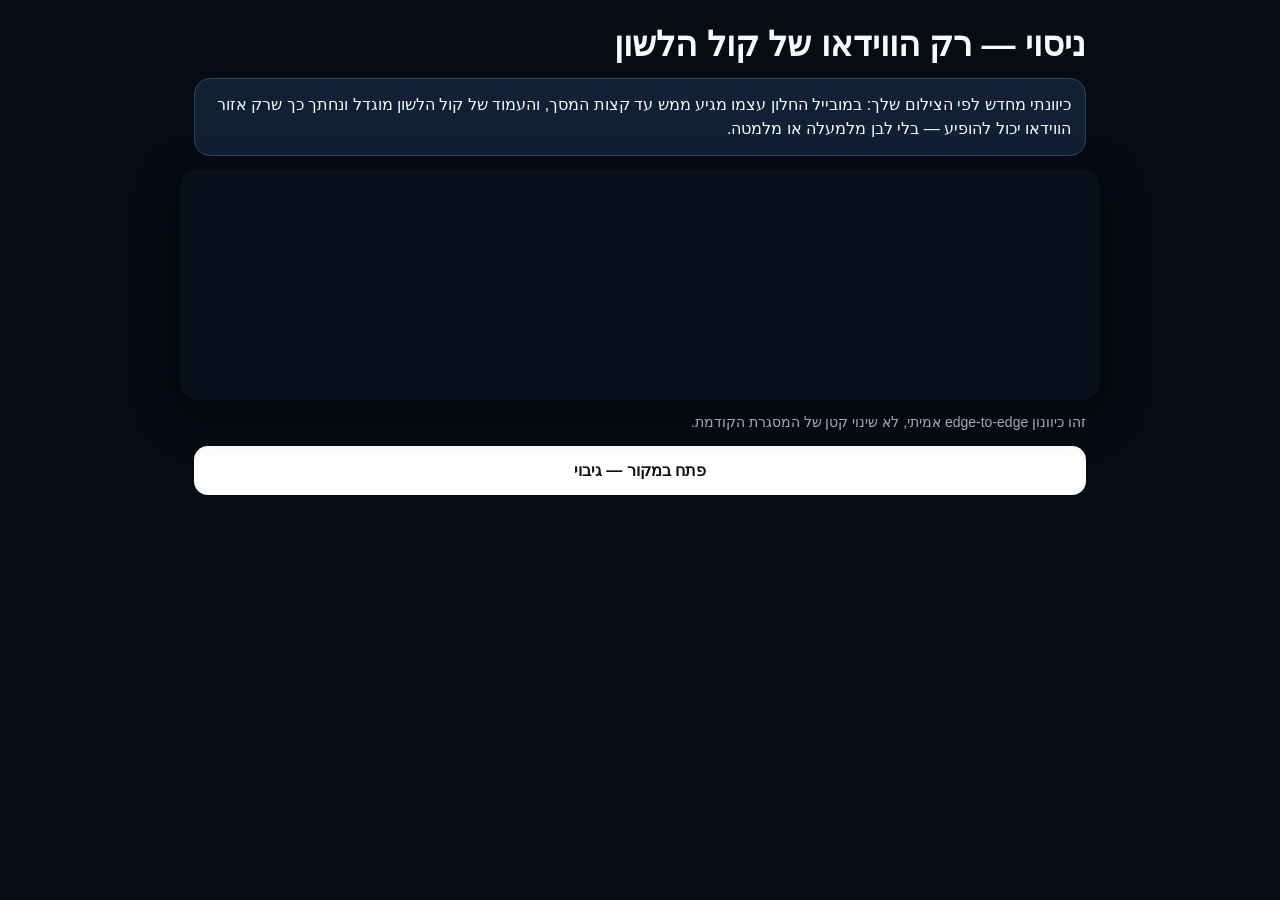
<file: hanakh-crop-preview.html>
<!doctype html>
<html lang="he" dir="rtl">
<head>
<meta charset="utf-8">
<meta name="viewport" content="width=device-width,initial-scale=1,viewport-fit=cover">
<title>נגן קול הלשון — חיתוך מדויק</title>
<style>
*{box-sizing:border-box}
html,body{margin:0;overflow-x:hidden;background:#070b12;color:#f7f9fc;font-family:Arial,sans-serif}
.wrap{max-width:920px;margin:auto;padding:14px}
h1{font-size:clamp(24px,5vw,34px);margin:10px 0 14px}
.note{background:#122034;border:1px solid #2d4563;border-radius:16px;padding:14px;line-height:1.5;margin-bottom:14px}

/* Mobile: true edge-to-edge crop.
   The Kol Halashon page has ~158px above its video on Bar's browser.
   We expose only the video-height slice and overscan the iframe slightly,
   so neither page-white nor side gutters can enter the visible window. */
.playerShell{
  position:relative;
  width:100vw;
  height:clamp(176px,26.5vw,216px);
  margin-inline:calc(50% - 50vw);
  overflow:hidden;
  background:#07111c;
  border:0;
  border-radius:0;
  box-shadow:0 14px 40px #0008;
}
.playerShell iframe{
  position:absolute;
  z-index:1;
  top:-158px;
  left:-6%;
  width:112%;
  height:900px;
  border:0;
  display:block;
  background:#07111c;
  transform:scale(1.03);
  transform-origin:top center;
}
/* safety crop: page chrome must never peek through at either vertical edge */
.playerShell::before,.playerShell::after{
  content:"";
  position:absolute;
  z-index:2;
  left:0;right:0;
  height:2px;
  background:#07111c;
  pointer-events:none;
}
.playerShell::before{top:0}
.playerShell::after{bottom:0}

.caption{margin-top:12px;color:#c5cfdd;font-size:14px;line-height:1.45}
.full{display:block;margin-top:14px;padding:15px;border-radius:14px;background:#fff;color:#111;text-decoration:none;text-align:center;font-weight:800}

@media(min-width:700px){
  .playerShell{
    width:calc(100% + 28px);
    margin-inline:-14px;
    height:230px;
    border-radius:18px;
  }
  .playerShell iframe{
    top:-150px;
    left:-4%;
    width:108%;
    transform:scale(1.02);
  }
}
</style>
</head>
<body><main class="wrap">
<h1>ניסוי — רק הווידאו של קול הלשון</h1>
<div class="note">כיוונתי מחדש לפי הצילום שלך: במובייל החלון עצמו מגיע ממש עד קצות המסך, והעמוד של קול הלשון מוגדל ונחתך כך שרק אזור הווידאו יכול להופיע — בלי לבן מלמעלה או מלמטה.</div>
<div class="playerShell">
<iframe
 src="https://www.kolhalashon.com/he/regularSite/playShiur/31472614/-1/0/false"
 title="קול הלשון — נגן וידאו"
 allow="autoplay; fullscreen; picture-in-picture"
 allowfullscreen
 referrerpolicy="strict-origin-when-cross-origin"
 scrolling="no"></iframe>
</div>
<div class="caption">זהו כיוונון edge-to-edge אמיתי, לא שינוי קטן של המסגרת הקודמת.</div>
<a class="full" href="https://www.kolhalashon.com/he/regularSite/playShiur/31472614/-1/0/false" target="_blank" rel="noopener">פתח במקור — גיבוי</a>
</main></body></html>
</file>
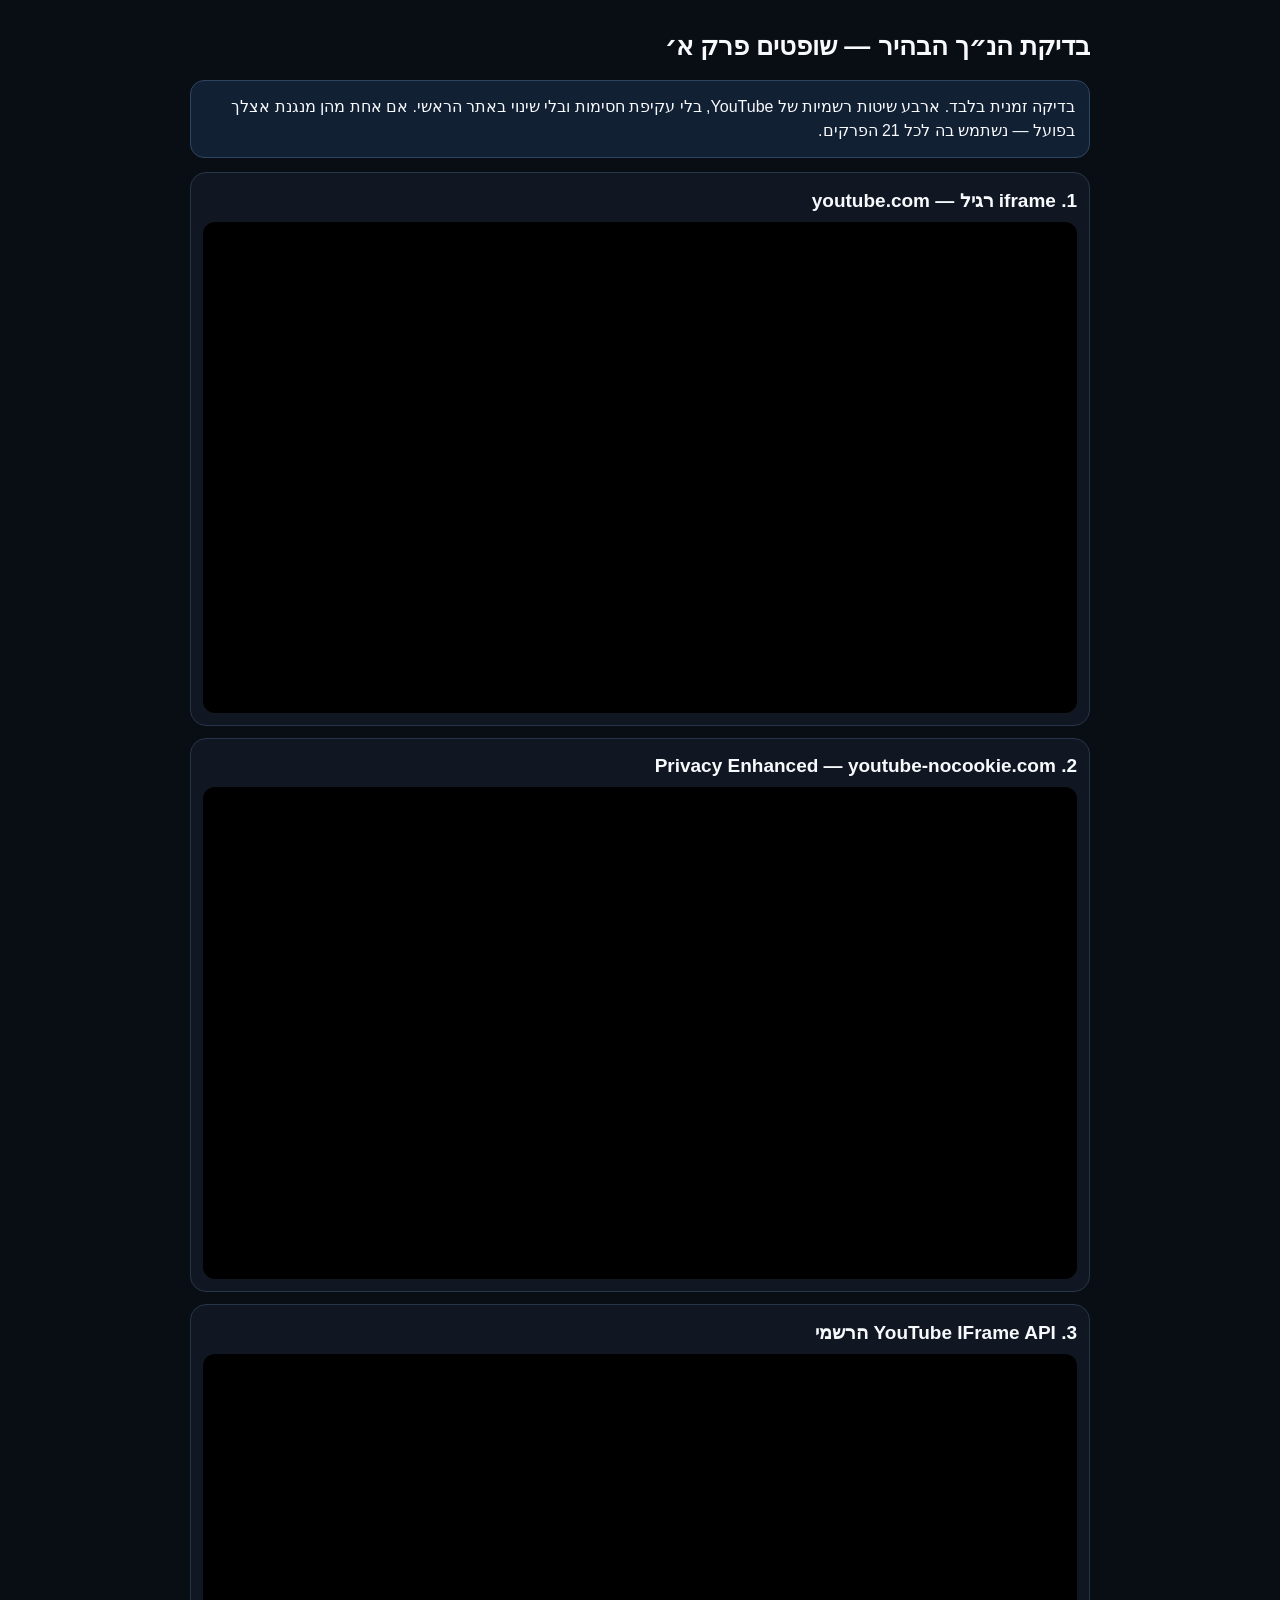
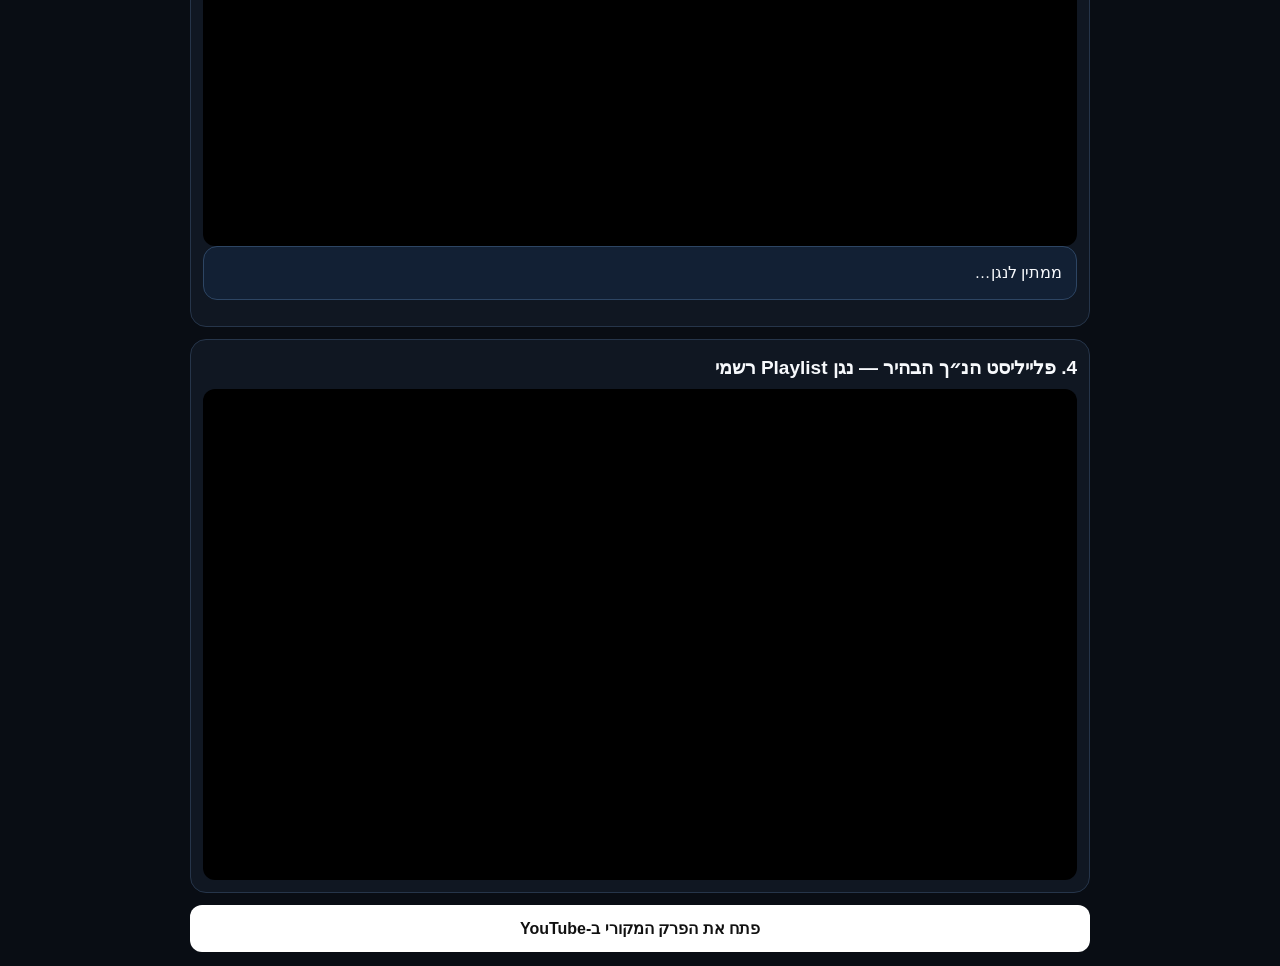
<file: hanakh-retest.html>
<!doctype html>
<html lang="he" dir="rtl">
<head>
<meta charset="utf-8">
<meta name="viewport" content="width=device-width,initial-scale=1,viewport-fit=cover">
<meta name="referrer" content="strict-origin-when-cross-origin">
<title>בדיקת הטמעה — הנ״ך הבהיר</title>
<style>
body{margin:0;background:#090d14;color:#f7f9fc;font-family:Arial,sans-serif}.w{max-width:900px;margin:auto;padding:14px}h1{font-size:26px}.note{background:#122034;border:1px solid #2d4563;border-radius:14px;padding:14px;line-height:1.5;margin-bottom:14px}.test{background:#101722;border:1px solid #26354a;border-radius:16px;padding:12px;margin:12px 0}.test h2{font-size:19px;margin:4px 0 10px}.frame{aspect-ratio:16/9;background:#000;border-radius:12px;overflow:hidden}.frame iframe,.frame #apiPlayer{width:100%;height:100%;border:0}.btn{display:block;margin-top:10px;padding:14px;border-radius:12px;background:#fff;color:#111;text-align:center;text-decoration:none;font-weight:800}
</style>
</head>
<body><div class="w">
<h1>בדיקת הנ״ך הבהיר — שופטים פרק א׳</h1>
<div class="note">בדיקה זמנית בלבד. ארבע שיטות רשמיות של YouTube, בלי עקיפת חסימות ובלי שינוי באתר הראשי. אם אחת מהן מנגנת אצלך בפועל — נשתמש בה לכל 21 הפרקים.</div>

<section class="test"><h2>1. iframe רגיל — youtube.com</h2><div class="frame">
<iframe src="https://www.youtube.com/embed/dMfyog_Z5EA?playsinline=1&rel=0&origin=https%3A%2F%2Fshoftim-v3.vercel.app" allow="accelerometer; autoplay; clipboard-write; encrypted-media; gyroscope; picture-in-picture; web-share" allowfullscreen referrerpolicy="strict-origin-when-cross-origin"></iframe>
</div></section>

<section class="test"><h2>2. Privacy Enhanced — youtube-nocookie.com</h2><div class="frame">
<iframe src="https://www.youtube-nocookie.com/embed/dMfyog_Z5EA?playsinline=1&rel=0&origin=https%3A%2F%2Fshoftim-v3.vercel.app" allow="accelerometer; autoplay; clipboard-write; encrypted-media; gyroscope; picture-in-picture; web-share" allowfullscreen referrerpolicy="strict-origin-when-cross-origin"></iframe>
</div></section>

<section class="test"><h2>3. YouTube IFrame API הרשמי</h2><div class="frame"><div id="apiPlayer"></div></div><div id="apiStatus" class="note">ממתין לנגן…</div></section>

<section class="test"><h2>4. פלייליסט הנ״ך הבהיר — נגן Playlist רשמי</h2><div class="frame">
<iframe src="https://www.youtube.com/embed/videoseries?list=PLi7_TRr4YEVgZrp_zMyBlyWBGs1T76_p-&playsinline=1&rel=0&origin=https%3A%2F%2Fshoftim-v3.vercel.app" allow="accelerometer; autoplay; clipboard-write; encrypted-media; gyroscope; picture-in-picture; web-share" allowfullscreen referrerpolicy="strict-origin-when-cross-origin"></iframe>
</div></section>

<a class="btn" href="https://www.youtube.com/watch?v=dMfyog_Z5EA" target="_blank" rel="noopener">פתח את הפרק המקורי ב‑YouTube</a>
</div>
<script src="https://www.youtube.com/iframe_api"></script>
<script>
window.onYouTubeIframeAPIReady=()=>new YT.Player('apiPlayer',{
 videoId:'dMfyog_Z5EA',
 playerVars:{playsinline:1,rel:0,origin:location.origin},
 events:{
  onReady:()=>document.getElementById('apiStatus').textContent='הנגן נטען — לחץ Play',
  onStateChange:e=>{if(e.data===1)document.getElementById('apiStatus').textContent='✅ מנגן בפועל'},
  onError:e=>document.getElementById('apiStatus').textContent='❌ שגיאת YouTube: '+e.data
 }
});
</script></body></html>
</file>
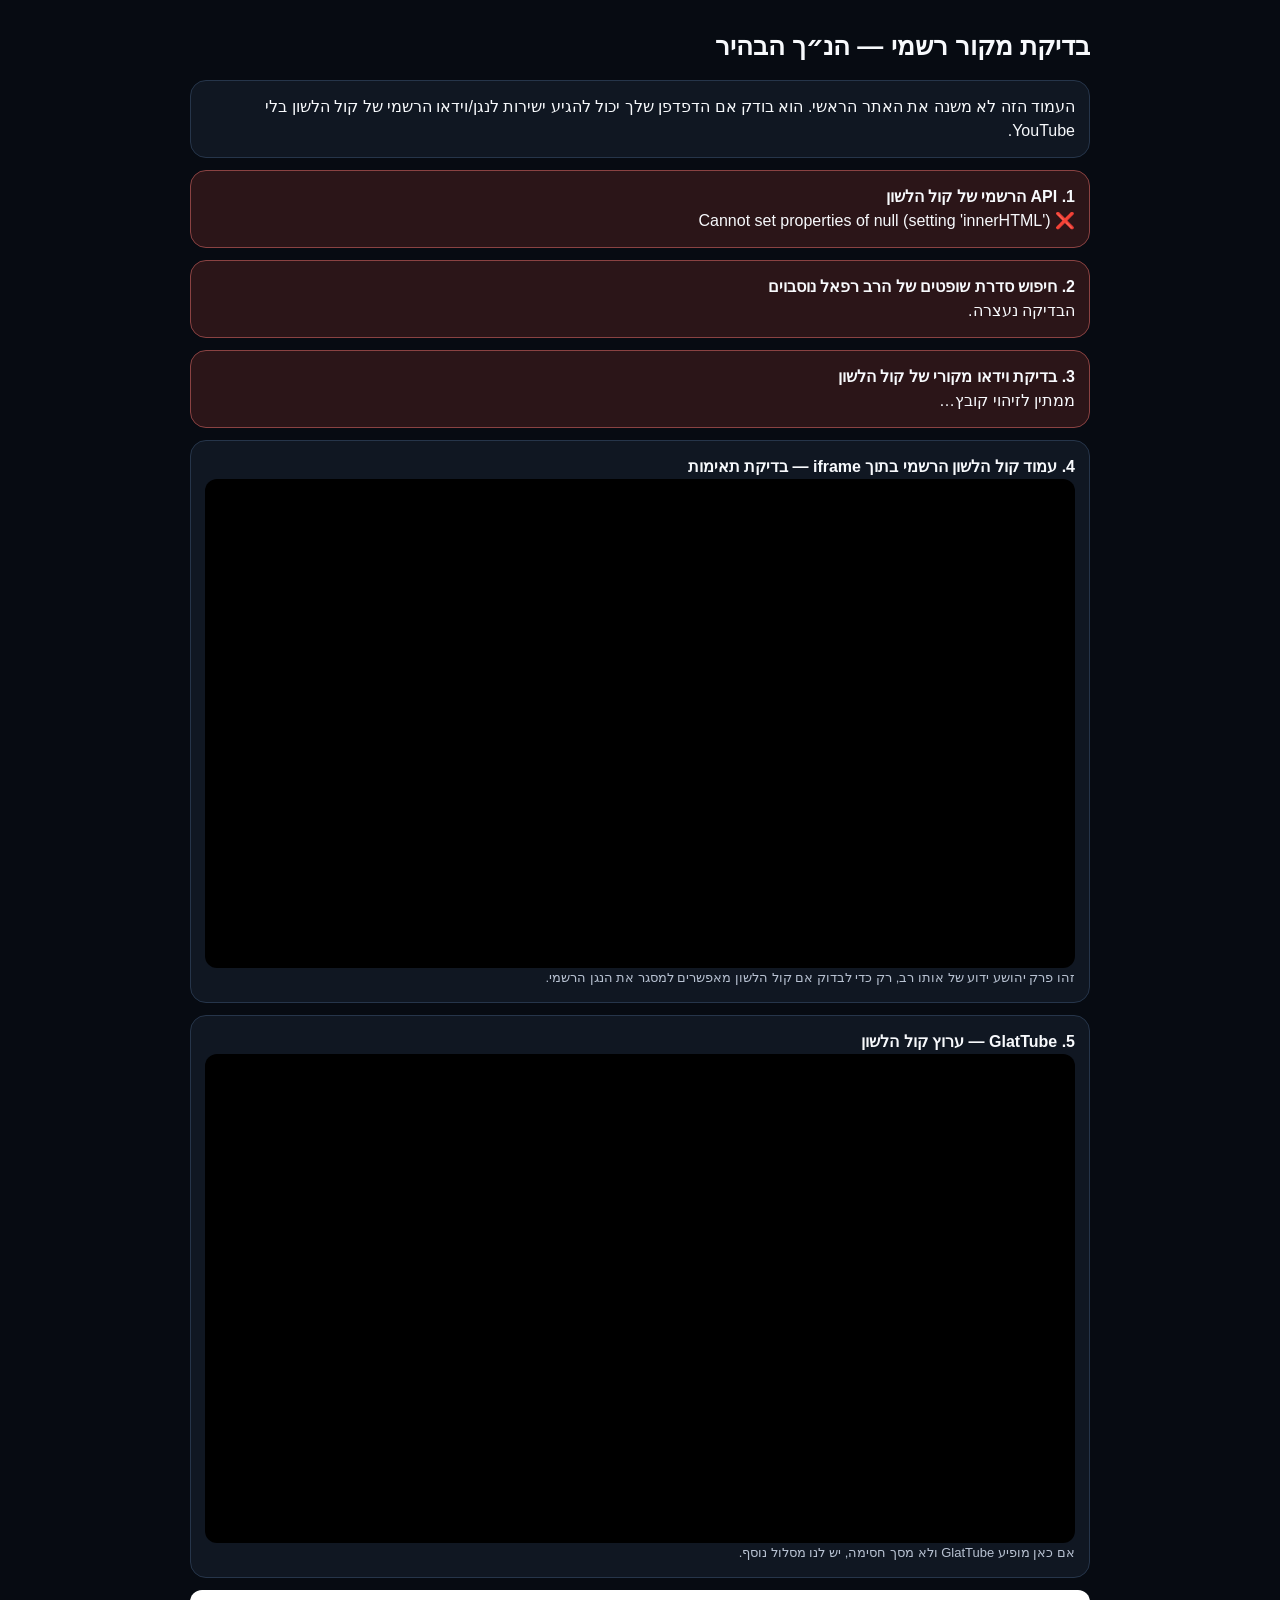
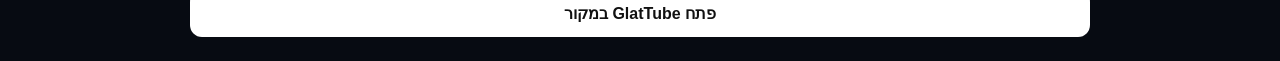
<file: kol-client-test.html>
<!doctype html>
<html lang="he" dir="rtl">
<head>
<meta charset="utf-8">
<meta name="viewport" content="width=device-width,initial-scale=1,viewport-fit=cover">
<title>בדיקת מקור רשמי — קול הלשון</title>
<style>
body{margin:0;background:#070b12;color:#f7f9fc;font-family:Arial,sans-serif}.w{max-width:900px;margin:auto;padding:14px}h1{font-size:26px}.box{background:#101722;border:1px solid #26354a;border-radius:16px;padding:14px;margin:12px 0;line-height:1.5}.ok{border-color:#2e7d5b;background:#10231c}.bad{border-color:#8a4242;background:#2b1518}.wait{border-color:#66582a}.frame{aspect-ratio:16/9;background:#000;border-radius:12px;overflow:hidden}.frame iframe,.frame video{width:100%;height:100%;border:0}.tiny{font-size:13px;color:#b8c2d2;overflow-wrap:anywhere}.btn{display:block;background:#fff;color:#111;border:0;border-radius:12px;padding:14px;text-align:center;font-weight:800;text-decoration:none;margin:10px 0}
</style></head><body><div class="w">
<h1>בדיקת מקור רשמי — הנ״ך הבהיר</h1>
<div class="box">העמוד הזה לא משנה את האתר הראשי. הוא בודק אם הדפדפן שלך יכול להגיע ישירות לנגן/וידאו הרשמי של קול הלשון בלי YouTube.</div>
<div id="api" class="box wait"><b>1. API הרשמי של קול הלשון</b><div id="apiText">בודק אוטומטית…</div></div>
<div id="discover" class="box wait"><b>2. חיפוש סדרת שופטים של הרב רפאל נוסבוים</b><div id="discoverText">ממתין ל‑API…</div></div>
<div id="videoBox" class="box wait"><b>3. בדיקת וידאו מקורי של קול הלשון</b><div id="videoText">ממתין לזיהוי קובץ…</div><div class="frame" id="videoHost" style="display:none"></div></div>
<div class="box"><b>4. עמוד קול הלשון הרשמי בתוך iframe — בדיקת תאימות</b>
<div class="frame"><iframe src="https://www.kolhalashon.com/he/regularSite/playShiur/31472614/-1/0/false" referrerpolicy="strict-origin-when-cross-origin"></iframe></div>
<div class="tiny">זהו פרק יהושע ידוע של אותו רב, רק כדי לבדוק אם קול הלשון מאפשרים למסגר את הנגן הרשמי.</div></div>
<div class="box"><b>5. GlatTube — ערוץ קול הלשון</b>
<div class="frame"><iframe src="https://glat.tube/category/13218" referrerpolicy="strict-origin-when-cross-origin"></iframe></div>
<div class="tiny">אם כאן מופיע GlatTube ולא מסך חסימה, יש לנו מסלול נוסף.</div></div>
<a class="btn" href="https://glat.tube/category/13218" target="_blank" rel="noopener">פתח GlatTube במקור</a>
</div>
<script>
const KH='https://www.kolhalashon.com/api/';
const $=id=>document.getElementById(id);
function nonce(){let n='';while(n.length<7)n+=Math.random().toString(36).slice(2);return 'Bearer '+n.slice(0,7)}
function state(id,ok,txt){const el=$(id);el.classList.remove('wait','ok','bad');el.classList.add(ok?'ok':'bad');$(id+'Text').innerHTML=txt}
async function tryFetch(path,opts={}){
 const attempts=[
   {name:'simple',headers:{accept:'application/json, text/plain, */*'}},
   {name:'nonce',headers:{accept:'application/json, text/plain, */*','authorization-site-key':nonce()}}
 ];
 let errors=[];
 for(const a of attempts){
  try{
   const r=await fetch(KH+path,{...opts,mode:'cors',headers:{...a.headers,...(opts.headers||{})}});
   const t=await r.text(); let body;try{body=JSON.parse(t)}catch{body=t}
   if(r.ok)return {ok:true,status:r.status,body,method:a.name};
   errors.push(a.name+': HTTP '+r.status+' '+String(t).slice(0,120));
  }catch(e){errors.push(a.name+': '+e.message)}
 }
 return {ok:false,errors};
}
async function run(){
 const known=await tryFetch('TblShiurimLists/WebSite_GetShiurDetails/31472614');
 if(!known.ok){state('api',false,'❌ הדפדפן לא הצליח לקרוא את ה‑API ישירות.<br><span class="tiny">'+known.errors.join('<br>')+'</span>');state('discover',false,'לא ניתן לבצע גילוי אוטומטי מהדפדפן הזה.');state('videoBox',false,'לא ממשיכים לנגן בלי מקור מאומת.');return}
 state('api',true,'✅ API נגיש ישירות מהדפדפן ('+known.method+', HTTP '+known.status+').');
 const search=await tryFetch('Search/WebSite_GetSearchItems/'+encodeURIComponent('רפאל נוסבוים')+'/-1/1/5000');
 if(!search.ok||!Array.isArray(search.body)){state('discover',false,'❌ החיפוש נכשל. '+(search.errors||[]).join(' | '));return}
 const rav=search.body.find(x=>x.SearchItemType===2&&/רפאל.*נוסבוים|נוסבוים.*רפאל/.test((x.SearchItemTextHebrew||'')+' '+(x.SearchItemTextEnglish||'')));
 if(!rav){state('discover',false,'❌ ה‑API עבד אבל הרב רפאל נוסבוים לא זוהה בתוצאות.');return}
 const payload={QueryType:-1,LangID:-1,MasechetID:-1,DafNo:-1,MasechetIDY:-1,DafNoY:-1,MoedID:-1,ParashaID:-1,EnglishDisplay:true,MasechetIDYOz:-1,DafNoYOz:-1,FromRow:0,NumOfRows:2000,PrefferedLanguage:-1,SearchOrder:7,FiltersArray:[],GeneralID:Number(rav.SearchItemId),FilterSwitch:'1'.repeat(111),activefilterType:'all'};
 const list=await tryFetch('Search/WebSite_GetRavShiurim/',{method:'POST',headers:{'content-type':'application/json'},body:JSON.stringify(payload)});
 if(!list.ok||!Array.isArray(list.body)){state('discover',false,'❌ נמצא הרב, אבל רשימת השיעורים נחסמה. '+(list.errors||[]).join(' | '));return}
 const hits=list.body.filter(x=>/שופטים/.test((x.TitleHebrew||'')+' '+(x.MainTopicHebrew||'')+' '+(x.CatDesc1||'')+' '+(x.CatDesc2||'')));
 window.KH_HITS=hits;
 state('discover',hits.length>=21,'נמצא הרב: <b>'+rav.SearchItemTextHebrew+'</b><br>נמצאו <b>'+hits.length+'</b> רשומות שקשורות לשופטים.<br><span class="tiny">'+hits.slice(0,30).map(x=>(x.FileId||x.FileID)+' — '+(x.TitleHebrew||'')).join('<br>')+'</span>');
 const candidate=hits.find(x=>(x.FileId||x.FileID)&&((x.HasVideo!==false)||(x.VideoSize)||(x.HdVideoSize)))||hits.find(x=>x.FileId||x.FileID);
 if(!candidate){state('videoBox',false,'❌ לא נמצא FileId לבדיקה.');return}
 const id=candidate.FileId||candidate.FileID;
 for(const type of [2,3]){
  const tok=await tryFetch('files/GetPlayToken/'+id+'/'+type);
  if(!tok.ok)continue;
  const token=typeof tok.body==='string'?tok.body:(tok.body?.token||'');
  if(!token)continue;
  const src=KH+'files/GetFileToPlay/'+id+'/'+type+'/'+encodeURIComponent(token);
  const v=document.createElement('video');v.controls=true;v.playsInline=true;v.preload='metadata';v.src=src;
  v.onloadedmetadata=()=>state('videoBox',true,'✅ נמצא וידאו רשמי של קול הלשון! FileId '+id+', mediaType '+type+'.');
  v.onerror=()=>state('videoBox',false,'⚠️ התקבל token אבל תגית הווידאו לא הצליחה לנגן. FileId '+id+', mediaType '+type+'.');
  $('videoHost').style.display='block';$('videoHost').replaceChildren(v);v.load();return;
 }
 state('videoBox',false,'❌ נמצאו שיעורי שופטים, אבל לא התקבל token וידאו לבדיקה.');
}
run().catch(e=>{state('api',false,'❌ '+e.message);state('discover',false,'הבדיקה נעצרה.');state('videoBox',false,'הבדיקה נעצרה.');});
</script></body></html>
</file>
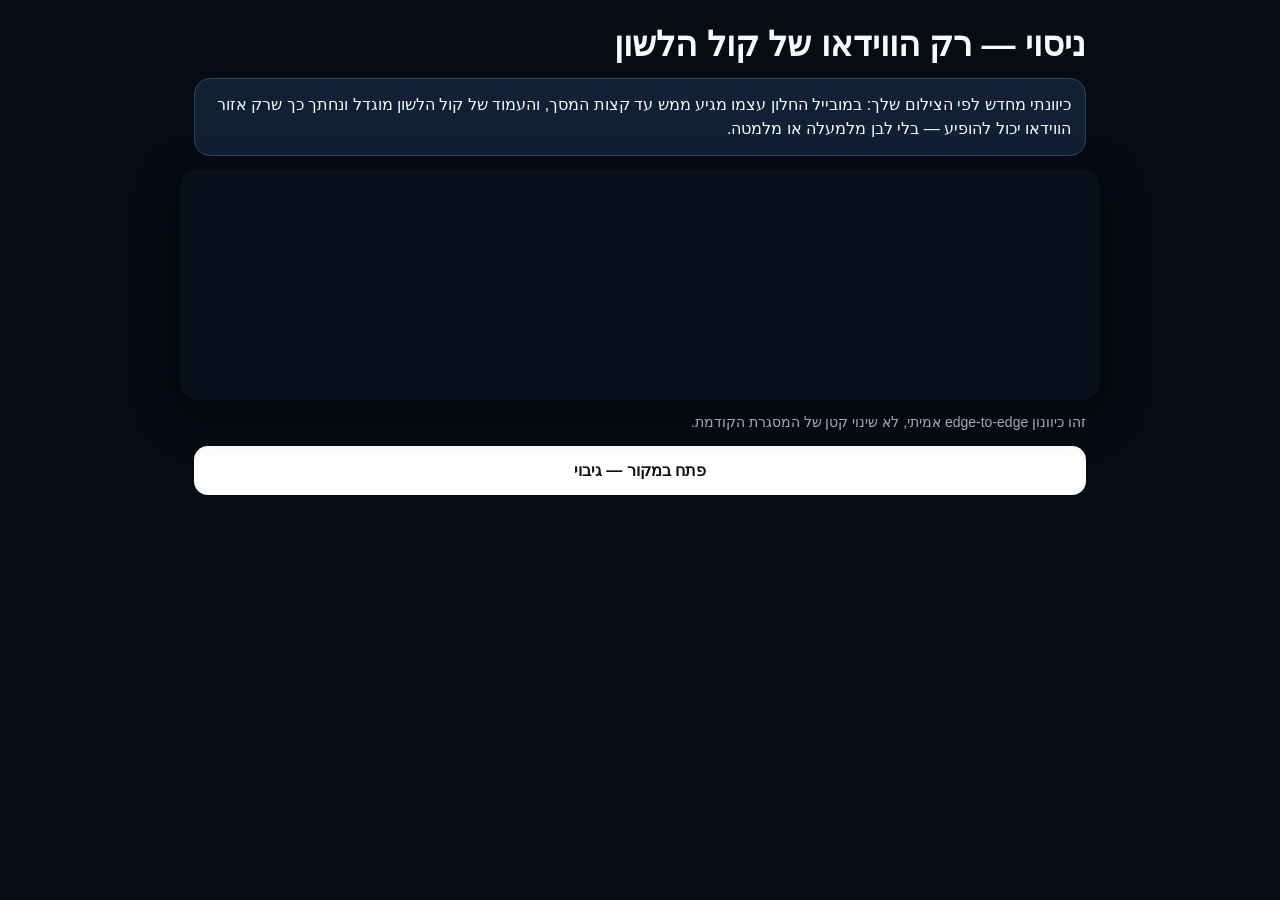
<file: kol-player-crop.html>
<!doctype html>
<html lang="he" dir="rtl">
<head>
<meta charset="utf-8">
<meta name="viewport" content="width=device-width,initial-scale=1,viewport-fit=cover">
<title>נגן קול הלשון — חיתוך מדויק</title>
<style>
*{box-sizing:border-box}
html,body{margin:0;overflow-x:hidden;background:#070b12;color:#f7f9fc;font-family:Arial,sans-serif}
.wrap{max-width:920px;margin:auto;padding:14px}
h1{font-size:clamp(24px,5vw,34px);margin:10px 0 14px}
.note{background:#122034;border:1px solid #2d4563;border-radius:16px;padding:14px;line-height:1.5;margin-bottom:14px}

/* Mobile: true edge-to-edge crop.
   The Kol Halashon page has ~158px above its video on Bar's browser.
   We expose only the video-height slice and overscan the iframe slightly,
   so neither page-white nor side gutters can enter the visible window. */
.playerShell{
  position:relative;
  width:100vw;
  height:clamp(190px,28.5vw,230px);
  margin-inline:calc(50% - 50vw);
  overflow:hidden;
  background:#07111c;
  border:0;
  border-radius:0;
  box-shadow:0 14px 40px #0008;
}
.playerShell iframe{
  position:absolute;
  z-index:1;
  top:-158px;
  left:-6%;
  width:112%;
  height:900px;
  border:0;
  display:block;
  background:#07111c;
  transform:scale(1.03);
  transform-origin:top center;
}
/* safety crop: page chrome must never peek through at either vertical edge */
.playerShell::before,.playerShell::after{
  content:"";
  position:absolute;
  z-index:2;
  left:0;right:0;
  height:2px;
  background:#07111c;
  pointer-events:none;
}
.playerShell::before{top:0}
.playerShell::after{bottom:0}

.caption{margin-top:12px;color:#c5cfdd;font-size:14px;line-height:1.45}
.full{display:block;margin-top:14px;padding:15px;border-radius:14px;background:#fff;color:#111;text-decoration:none;text-align:center;font-weight:800}

@media(min-width:700px){
  .playerShell{
    width:calc(100% + 28px);
    margin-inline:-14px;
    height:230px;
    border-radius:18px;
  }
  .playerShell iframe{
    top:-150px;
    left:-4%;
    width:108%;
    transform:scale(1.02);
  }
}
</style>
</head>
<body><main class="wrap">
<h1>ניסוי — רק הווידאו של קול הלשון</h1>
<div class="note">כיוונתי מחדש לפי הצילום שלך: במובייל החלון עצמו מגיע ממש עד קצות המסך, והעמוד של קול הלשון מוגדל ונחתך כך שרק אזור הווידאו יכול להופיע — בלי לבן מלמעלה או מלמטה.</div>
<div class="playerShell">
<iframe
 src="https://www.kolhalashon.com/he/regularSite/playShiur/31472614/-1/0/false"
 title="קול הלשון — נגן וידאו"
 allow="autoplay; fullscreen; picture-in-picture"
 allowfullscreen
 referrerpolicy="strict-origin-when-cross-origin"
 scrolling="no"></iframe>
</div>
<div class="caption">זהו כיוונון edge-to-edge אמיתי, לא שינוי קטן של המסגרת הקודמת.</div>
<a class="full" href="https://www.kolhalashon.com/he/regularSite/playShiur/31472614/-1/0/false" target="_blank" rel="noopener">פתח במקור — גיבוי</a>
</main></body></html>
</file>
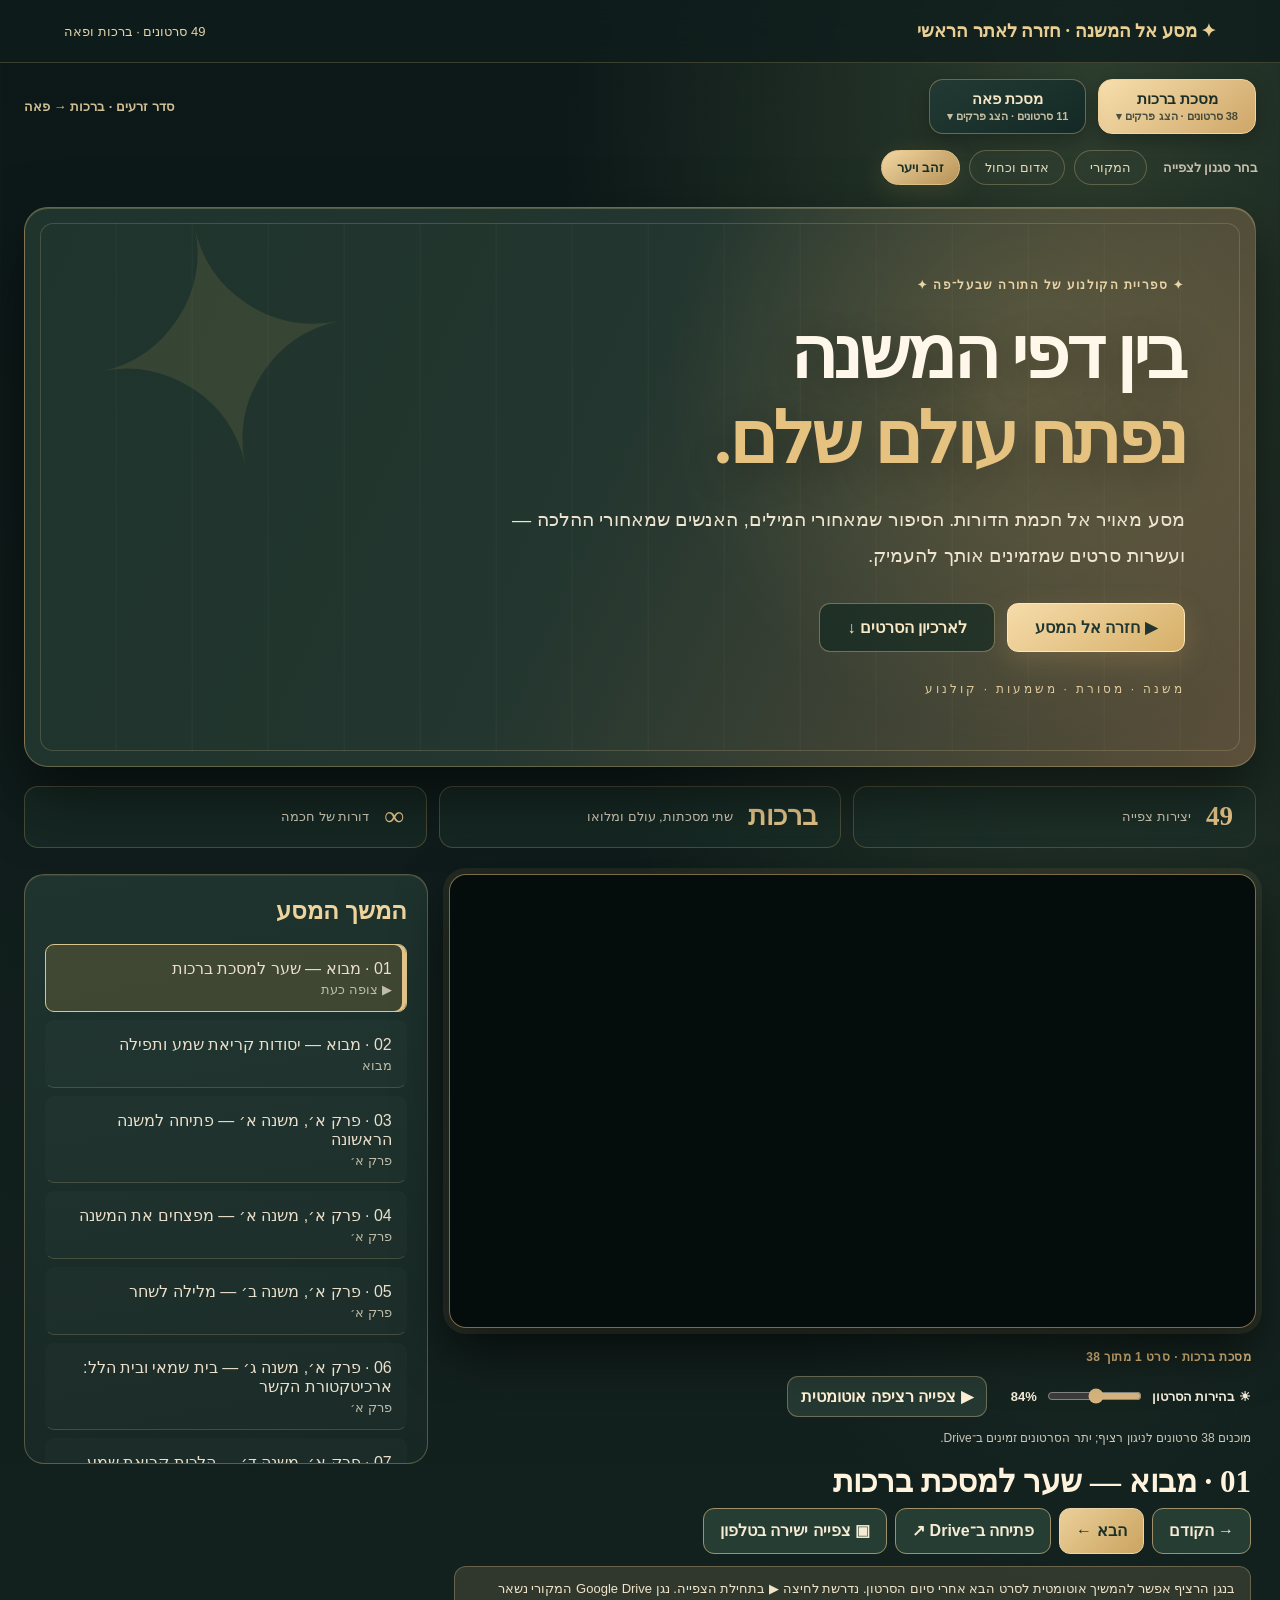
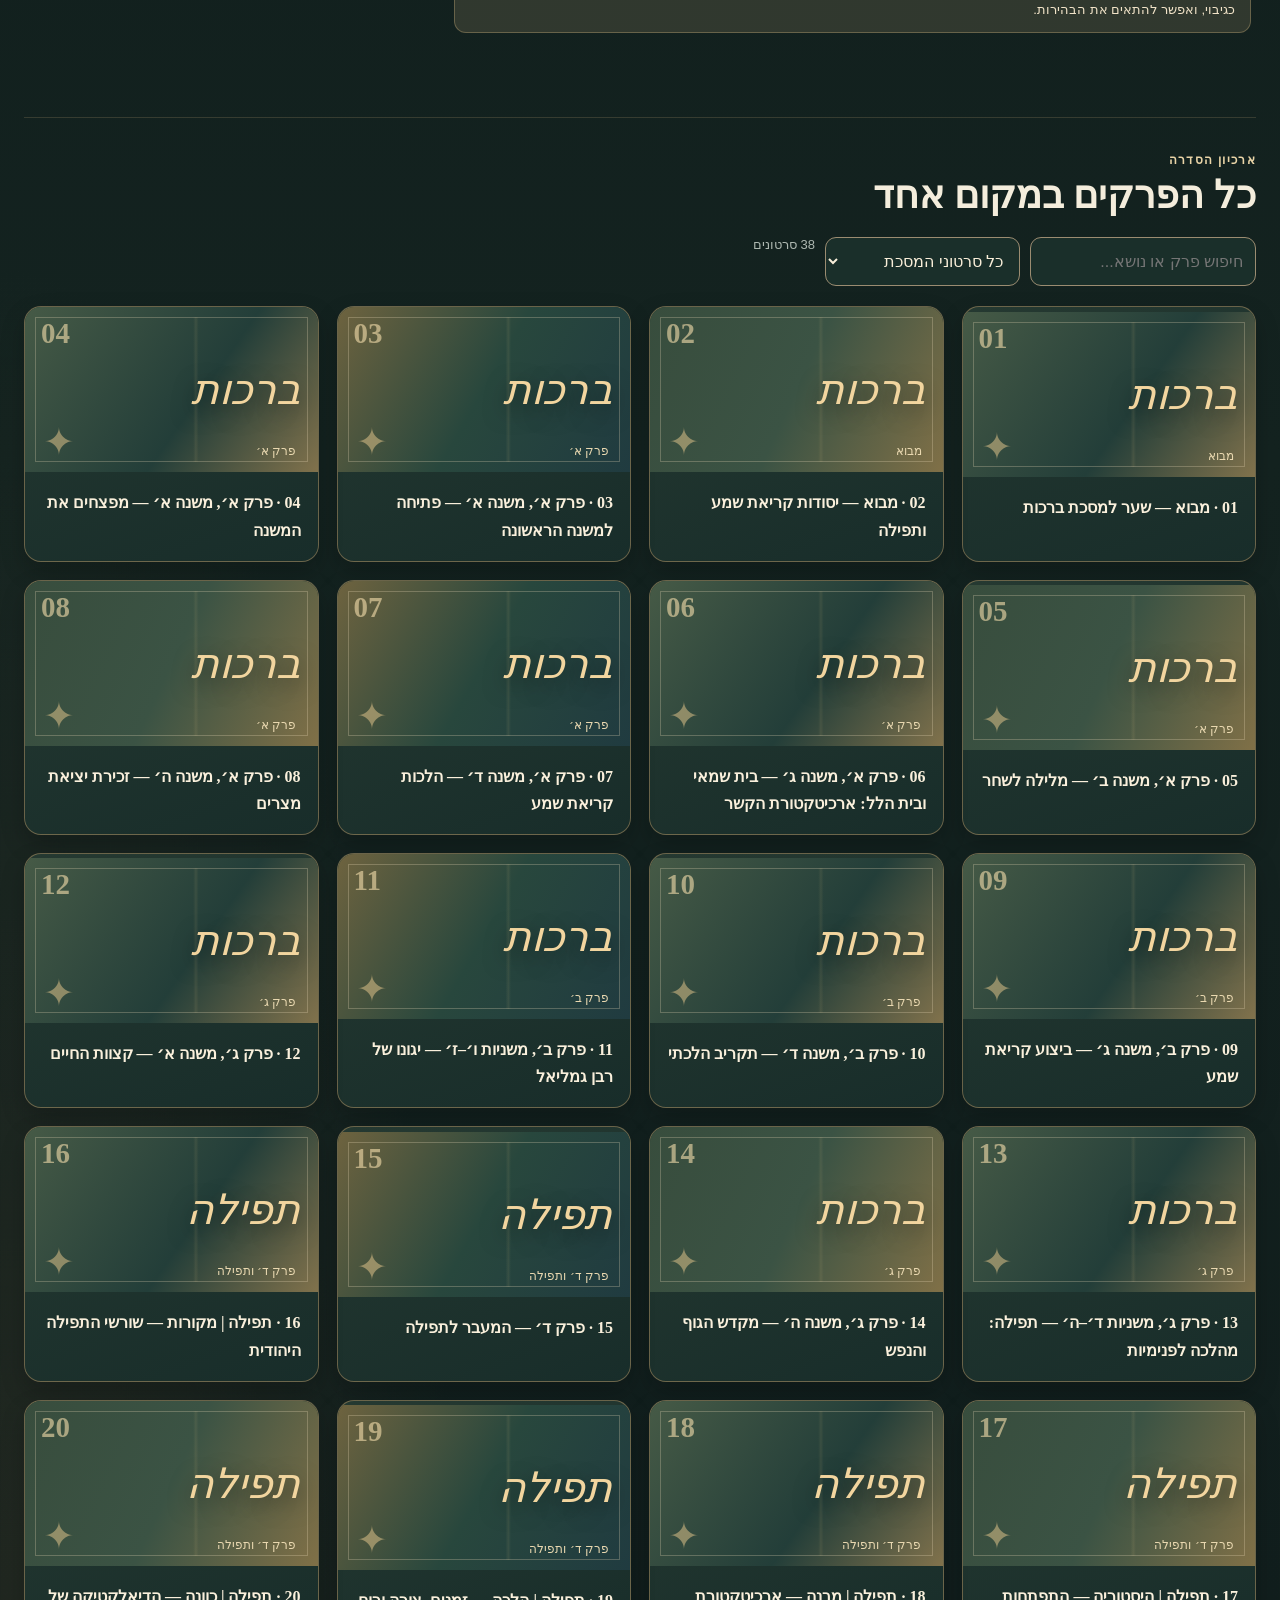
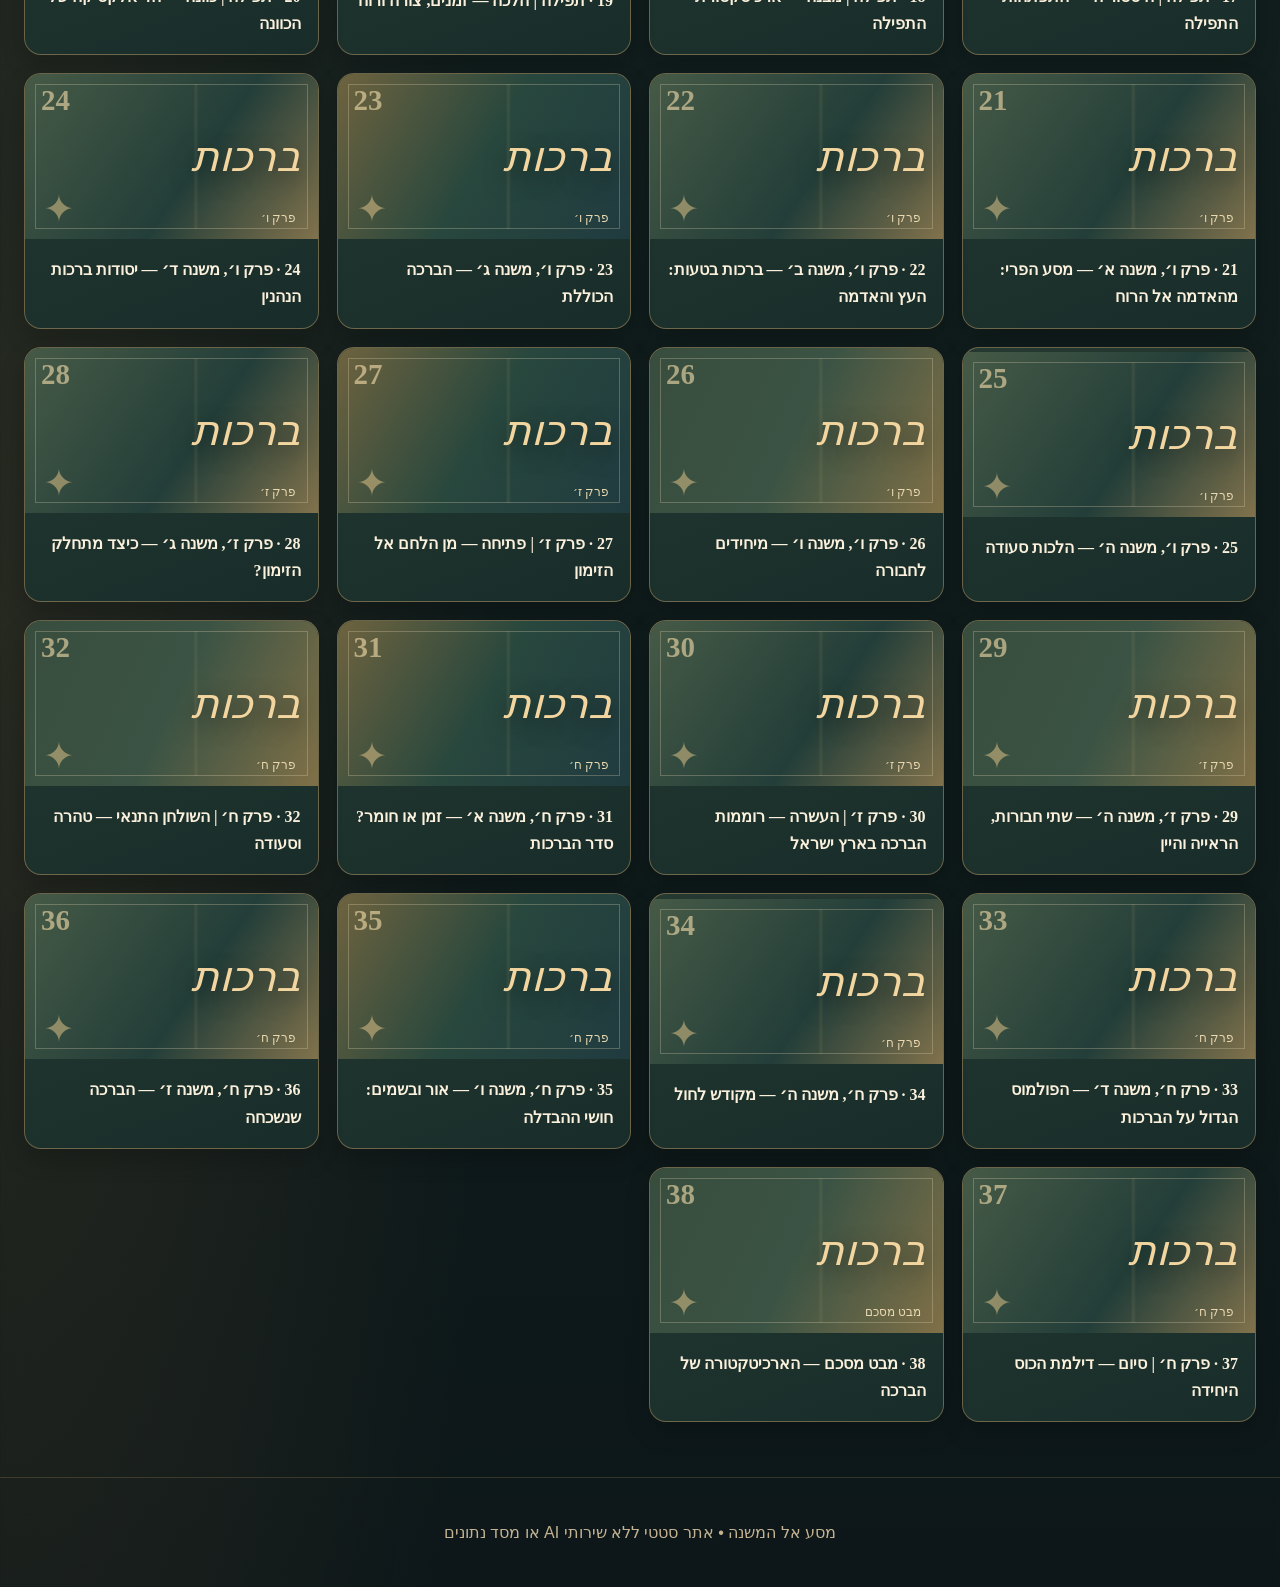
<file: mishnah/films-gold.html>
<!doctype html><html lang="he" dir="rtl"><meta charset="utf-8"><meta name="viewport" content="width=device-width,initial-scale=1"><meta name="theme-color" content="#101b22"><title>מסע אל המשנה · מהדורת זהב ויער</title><style>:root{font-family:Arial,sans-serif;color:#f6eee0;background:#101b22}*{box-sizing:border-box}body{margin:0;background:radial-gradient(ellipse at 85% 0%,#344437 0%,#101b22 48%);min-height:100vh}header{padding:24px max(20px,5vw);display:flex;justify-content:space-between;align-items:center;border-bottom:1px solid #ffffff22}header b{color:#e5c58c;letter-spacing:1px}button,input,select{font:inherit}button{cursor:pointer}main{max-width:1350px;margin:auto;padding:28px 22px}.hero{padding:45px 28px;background:linear-gradient(110deg,#1e352c,#243239,#4d3c27);border:1px solid #b79a6440;border-radius:22px;margin-bottom:26px;position:relative;overflow:hidden}.hero:after{content:'משנה';position:absolute;left:4%;top:-45px;font-size:180px;opacity:.055;pointer-events:none}.eyebrow{color:#dfbc82;font-weight:bold;letter-spacing:2px}h1{font-size:clamp(35px,6vw,70px);margin:12px 0;font-family:Georgia,serif}p{line-height:1.7;color:#d4d4c8;max-width:690px}.gold{background:#e5c58c;color:#17231d;border:0;padding:13px 25px;border-radius:12px;font-weight:bold}.ghost{background:#ffffff12;color:white;border:1px solid #ffffff33;padding:12px 18px;border-radius:12px}.actions{display:flex;gap:10px;flex-wrap:wrap;margin-top:24px}.viewer{display:grid;grid-template-columns:minmax(0,2fr) minmax(280px,1fr);gap:18px;align-items:start}.viewer>div{min-width:0}.screen{background:#060a0c;border:1px solid #ffffff24;border-radius:18px;overflow:hidden;position:relative;direction:ltr;isolation:isolate;aspect-ratio:16/9;width:100%;max-width:100%;min-width:0}.screen iframe{position:absolute;top:0;left:0;right:auto;display:block;width:100%;height:100%;max-width:none;border:0;transform-origin:top left}.details{padding:16px 4px}.details h2{margin:5px 0;font-size:25px}.controls{display:flex;gap:8px;flex-wrap:wrap;align-items:center}.controls button{background:#263a39;color:white;border:1px solid #61736a;padding:10px 15px;border-radius:9px}.side{background:#19262a;border:1px solid #ffffff1d;border-radius:18px;padding:16px;max-height:590px;overflow:auto}.side h3{margin:4px 0 12px}.item{width:100%;text-align:right;padding:12px;margin:4px 0;border:1px solid transparent;border-radius:10px;background:#ffffff08;color:#f7f0e5}.item:hover,.item.active{background:#a78a5338;border-color:#e5c58c66}.item small{display:block;color:#b7b8ad;margin-top:4px}.library{margin-top:40px}.toolbar{display:flex;gap:10px;flex-wrap:wrap;margin:20px 0}.toolbar input,.toolbar select{background:#1c2a2d;color:#fff;border:1px solid #56645d;border-radius:10px;padding:12px;min-width:180px}.cards{display:grid;grid-template-columns:repeat(auto-fill,minmax(215px,1fr));gap:15px}.card{background:#1c2a2c;border:1px solid #ffffff20;border-radius:15px;overflow:hidden;text-align:right;color:white;padding:0;transition:transform .15s}.card:hover{transform:translateY(-3px);border-color:#d9ba83}.poster{height:122px;background:linear-gradient(135deg,#4c4939,#1e3436);display:flex;align-items:center;justify-content:center;position:relative}.poster span{font:italic 45px Georgia;color:#d7bd87}.poster em{position:absolute;bottom:10px;right:12px;font-size:12px;color:#fff9;font-style:normal}.card .txt{padding:14px;font-weight:bold;min-height:75px}.muted{font-size:13px;color:#adb7b0}.notice{padding:12px 15px;border:1px solid #e5c58c55;border-radius:10px;background:#c9ab7920;color:#e9dfc8;font-size:13px;line-height:1.6;margin:12px 0}.pill{color:#e5c58c;font-size:12px}footer{padding:45px;text-align:center;color:#899a92}@media(max-width:850px){.viewer{grid-template-columns:minmax(0,1fr)} .screen iframe{left:3px;width:960px;height:540px;transform:scale(var(--drive-fit-scale,.35));-webkit-transform:scale(var(--drive-fit-scale,.35))}.side{max-height:280px}.hero{padding:28px 20px}.hero:after{font-size:100px;top:20px}header{flex-wrap:wrap;gap:8px}}
.theme-switch{max-width:1350px;margin:16px auto 0;padding:0 22px;display:flex;align-items:center;gap:9px;flex-wrap:wrap;direction:rtl}
.theme-switch .theme-label{font-size:13px;color:#c9c0af;font-weight:650;margin-left:7px}
.theme-switch a{border:1px solid #ac9e8155;border-radius:999px;color:#ddd7ca;background:#ffffff0b;padding:9px 15px;font-size:13px;text-decoration:none;display:inline-flex;align-items:center;gap:6px;transition:background .2s,border-color .2s}
.theme-switch a:hover{background:#ffffff1c;border-color:#dcc18c}
.theme-switch a[aria-current="page"]{color:#1a271f;background:#e5c58c;border-color:#e5c58c;font-weight:800}
@media(max-width:600px){.theme-switch{margin-top:11px;padding:0 16px;gap:7px}.theme-switch .theme-label{width:100%}.theme-switch a{font-size:12px;padding:10px 11px}}
</style><style>
:root{font-family:"Segoe UI",Arial,sans-serif;color:#f4eedf;background:#0c1516}
body{background:radial-gradient(ellipse 55% 45% at 85% 0%,#3a4c36bb 0%,transparent 75%),radial-gradient(ellipse 52% 55% at 0% 80%,#66502e44 0%,transparent 75%),linear-gradient(180deg,#0c1818,#142320 43%,#0d1719);color:#f4eddc}
header{position:relative;z-index:2;background:#0e1d1ccc;backdrop-filter:blur(20px);border-bottom:1px solid #bba16a44;padding:20px max(24px,5vw)}
header>a{color:#eacf95!important;font-size:18px!important;font-family:Georgia,"Times New Roman",serif;font-weight:900!important}
header .muted{color:#e3d3aa}
.theme-switch{max-width:1450px}
.theme-switch a{border-color:#b7a17366;color:#e8dcbf;background:#3440336b}
.theme-switch a:hover{background:#59654566}
.theme-switch a[aria-current=page]{background:linear-gradient(140deg,#f1d6a1,#ba9559);color:#19302a;border-color:#e6c485;box-shadow:0 7px 26px #cdaa5c25}
main{max-width:1450px;padding:22px 24px 55px}
.hero{min-height:390px;padding:clamp(34px,5.5vw,75px);border-radius:24px;background:radial-gradient(circle at 82% 30%,#b79d6040,transparent 34%),linear-gradient(114deg,#1e342c,#23362f 47%,#5c503a 100%);border:1px solid #d7ba805e;box-shadow:0 28px 65px #0008,inset 0 1px #e3d3a13d;overflow:hidden;margin-bottom:19px}
.hero::before{content:"";position:absolute;inset:15px;border:1px solid #ddc89b35;border-radius:13px;pointer-events:none;background-image:repeating-linear-gradient(90deg,transparent 0 74px,#e7dcb908 75px 76px)}
.hero::after{content:"✦";position:absolute;left:5%;top:-42px;font-size:clamp(190px,25vw,380px);color:#e4bd7130;opacity:.62;transform:rotate(-12deg);pointer-events:none}
.hero>*{position:relative;z-index:1}
.eyebrow{font-size:12px;letter-spacing:.11em;color:#e9d4a7;font-weight:800}
.hero h1{font-family:Georgia,"Times New Roman",serif;font-size:clamp(42px,5.6vw,77px);line-height:1.18;letter-spacing:-.045em;color:#fff8ea;margin:20px 0;text-shadow:0 10px 40px #0005;max-width:900px}
.headline-accent{color:#e6c280}
.hero p{color:#efe4d0;font-size:clamp(16px,1.5vw,20px);line-height:1.9;max-width:700px}
.actions{gap:12px;margin-top:28px}
.gold,.ghost{padding:14px 27px;min-height:48px;border-radius:11px;font-weight:850}
.gold{background:linear-gradient(145deg,#f6dcaa,#d6af69);color:#21362f;border:1px solid #ffe7b5;box-shadow:0 9px 28px #d3ad6b35}
.gold:hover{background:#ffe5b4}
.ghost{background:#112820aa;border:1px solid #d4bc8c77;color:#f9e8c5}
.ghost:hover{background:#294236}
.hero-sub{font-size:12px;margin-top:30px;letter-spacing:.24em;color:#deca9f}
.statbar{display:grid;grid-template-columns:repeat(3,minmax(0,1fr));gap:12px;margin-bottom:26px}
.statbar>div{display:flex;align-items:center;gap:15px;border:1px solid #b79b6750;border-radius:14px;background:#1e342d87;padding:15px 22px}
.statbar strong{font-family:Georgia,serif;font-size:27px;line-height:1.1;color:#edcb8d}
.statbar span{font-size:13px;color:#d7d1bf}
.viewer{gap:21px}
.screen{border:1px solid #c7a76c9c;border-radius:17px;box-shadow:0 0 0 6px #aa8f5b1c,0 22px 50px #0009;background:#040c0c}
.details{padding:22px 5px}
.details h2{font:700 clamp(21px,2.6vw,31px)/1.35 Georgia,"Times New Roman",serif;margin-top:10px;color:#fff3dd}
.pill{color:#e1bd7d;font-weight:900;letter-spacing:.04em}
.controls button{background:#263d34;color:#f6ebd4;border:1px solid #9d906b;border-radius:11px;min-height:46px;padding:11px 16px;font-weight:750}
.controls button:hover{background:#385d4c;border-color:#d4b877}
.controls #next{background:linear-gradient(135deg,#ebcf9a,#cba45f);border-color:#e9d6aa;color:#193128}
.side{background:linear-gradient(170deg,#1f342f,#172724);border-color:#af9c756a;border-radius:20px;padding:20px;box-shadow:inset 0 1px #ffffff14}
.side h3{font:700 24px Georgia,serif;color:#efd39d;margin:2px 0 15px}
.item{border-bottom:1px solid #b7ae8140;background:#ffffff05;color:#eadfcb;border-radius:9px;padding:14px;text-align:right}
.item:hover{background:#5c6a4f4d;border-color:#b9a874}
.item.active{background:#9a804245;border-color:#dbc58e;box-shadow:inset -4px 0 #e7c68c}
.item small{color:#bfbda9}
.library{margin-top:50px;padding-top:35px;border-top:1px solid #9d896243}
.library h2{font:700 clamp(26px,3vw,40px) Georgia,serif;margin:5px 0 0}
.toolbar input,.toolbar select{background:#1a2f2a;color:#f9eed9;border-color:#9b8c71;border-radius:11px;min-height:49px}
.toolbar input:focus,.toolbar select:focus{outline:2px solid #ebca8d}
.cards{grid-template-columns:repeat(auto-fill,minmax(238px,1fr));gap:18px}
.card{border-radius:17px;background:linear-gradient(160deg,#253931,#182d2a);border:1px solid #927e59aa;box-shadow:0 10px 25px #0003}
.card:hover{border-color:#efd09a;box-shadow:0 17px 38px #0006;transform:translateY(-4px)}
.poster{height:165px;background:linear-gradient(125deg,#465a46,#233e39 58%,#81724c);padding-right:18px;justify-content:flex-start;overflow:hidden}
.poster::before{content:"";position:absolute;inset:10px;border:1px solid #f1deba44;pointer-events:none;background:linear-gradient(90deg,transparent 0 58%,#d8bb7e1a 59%,transparent 60%)}
.poster::after{content:"✦";position:absolute;left:18px;bottom:8px;font-size:38px;color:#ebcc9080}
.card:nth-child(3n+2) .poster{background:linear-gradient(115deg,#384d3d,#3b5344,#807047)}
.card:nth-child(4n+3) .poster{background:linear-gradient(120deg,#6e633f,#28473d,#203b40)}
.poster span{font:italic 42px Georgia,serif;color:#f2d59f;text-shadow:0 7px 22px #0008}
.poster em{right:21px;bottom:14px;color:#e9d8b0}
.film-no{position:absolute;left:16px;top:12px;font:700 29px/1 Georgia,serif;color:#f7e0ae99}
.card .txt{font:700 16px/1.7 Georgia,"Segoe UI",serif;color:#faf0dc;padding:17px;min-height:80px}
.notice{border-color:#bca37366;background:#b49e7330;color:#f1e3c8;border-radius:12px}
footer{border-top:1px solid #ad95613e;color:#c4b392}
:focus-visible{outline:3px solid #efd092!important;outline-offset:3px}
@media(max-width:850px){.hero{min-height:0}.side{max-height:285px}.hero::after{left:2%;top:10%;font-size:180px}}
@media(max-width:620px){main{padding:17px 14px 42px}.hero{padding:34px 22px;border-radius:19px}.hero::before{inset:9px}.hero h1{font-size:clamp(36px,9vw,49px)}.hero p{font-size:15px}.statbar{gap:7px}.statbar>div{padding:13px 7px;display:flex;flex-direction:column;text-align:center;gap:6px}.statbar strong{font-size:21px}.statbar span{font-size:11px}.cards{grid-template-columns:1fr;gap:11px}.card{display:grid;grid-template-columns:124px minmax(0,1fr);min-height:110px}.poster{height:100%;min-height:110px;padding-right:9px}.poster span{font-size:27px}.poster em{font-size:10px;right:10px;bottom:8px}.poster::after{display:none}.film-no{font-size:20px;left:9px;top:10px}.card .txt{min-height:0;padding:13px;font-size:14px}.details{padding:18px 2px}.controls button{flex:1 1 auto}.hero-sub{font-size:10px;letter-spacing:.11em}.library{margin-top:36px}}
@media(prefers-reduced-motion:reduce){.card,.gold,.ghost{transition:none!important}}

/* Film light is slightly reduced; the original Drive viewer remains available. */
.screen iframe,.screen video{filter:brightness(var(--film-brightness,.84))}
.screen video{position:absolute;inset:0;display:block;width:100%;height:100%;object-fit:contain;background:#05090c;direction:ltr}
.watch-options{display:flex;gap:12px;align-items:center;flex-wrap:wrap;padding:12px 0 3px}
.watch-options .brightness{display:flex;align-items:center;gap:8px;font-size:13px;font-weight:700;color:inherit}
.watch-options input[type=range]{width:95px;accent-color:#d7b47d;cursor:pointer}
.watch-options button{border:1px solid #aa9e7a88;border-radius:11px;padding:10px 13px;background:#253831;color:#fff0d6;cursor:pointer;font-weight:750}
.watch-options button[aria-pressed=true]{background:#d3b077;color:#172822;border-color:#e3c58e}
.watch-options output{min-width:38px;direction:ltr;display:inline-block;text-align:right;font-variant-numeric:tabular-nums}
#playerStatus{color:#cbc6b6;font-size:12px;line-height:1.6;width:100%;margin:0}
.screen video:focus-visible{outline:3px solid #dfc186;outline-offset:-4px}
@media(max-width:620px){.watch-options{align-items:stretch;gap:11px}.watch-options .brightness{width:100%;justify-content:space-between}.watch-options input[type=range]{flex:1;max-width:180px}.watch-options button{flex:1;padding:12px}.screen video{max-width:100%}}
#nativeMode:disabled{opacity:.55;cursor:not-allowed}</style><style id="tractate-ui">
.tractate-navigation{position:relative;z-index:35;display:flex;align-items:center;justify-content:space-between;flex-wrap:wrap;gap:12px;max-width:1450px;margin:16px auto 4px;padding:0 24px;color:#f6eddd}
.tractate-navigation .tractate-caption{font-size:13px;color:#cfbd94;font-weight:750;white-space:nowrap}
.tractate-links{display:flex;gap:12px;flex-wrap:wrap;align-items:center}
.tractate-unit{position:relative}
.tractate-main{min-width:154px;min-height:52px;border:1px solid #9e916e94;background:linear-gradient(150deg,#233a34,#142925);color:#f6e6c5;border-radius:14px;padding:10px 17px;font-size:15px;font-weight:850;text-align:center;box-shadow:0 6px 20px #0004;transition:background .2s,border-color .2s,transform .2s}
.tractate-main.active{color:#1c2d27;background:linear-gradient(140deg,#f7dfad,#cea668);border-color:#f4d49a}
.tractate-main:hover{border-color:#e8c58d;transform:translateY(-1px)}
.tractate-main .sub{display:block;font-size:11px;opacity:.78;font-weight:600;margin-top:2px}
.chapters-menu{display:none;position:absolute;top:calc(100% - 1px);right:0;z-index:100;min-width:255px;width:min(330px,85vw);max-height:min(70vh,520px);overflow-y:auto;padding:10px;background:#182b29;border:1px solid #bba477;border-radius:15px;box-shadow:0 16px 44px #000b}
.tractate-unit:hover .chapters-menu,.tractate-unit:focus-within .chapters-menu,.tractate-unit.open .chapters-menu{display:grid;gap:4px}
.chapters-menu button{display:flex;align-items:center;justify-content:space-between;gap:13px;width:100%;border:0;border-radius:9px;padding:10px 12px;background:transparent;color:#f6eddc;text-align:right;font-weight:730;font-size:14px}
.chapters-menu button:hover,.chapters-menu button:focus-visible{background:#3d5143;outline:2px solid #f5d9a0;outline-offset:-2px}
.chapters-menu small{color:#c3ae88;font-size:11px;white-space:nowrap}
.tractate-heading{font-weight:800;color:#d9bc8d;font-size:13px;padding:4px 10px 7px}
@media(max-width:620px){.tractate-navigation{padding:0 14px;align-items:stretch}.tractate-links{display:grid;grid-template-columns:repeat(2,minmax(0,1fr));width:100%}.tractate-main{width:100%;min-width:0;min-height:54px;padding:10px 5px;font-size:14px}.chapters-menu{width:min(310px,90vw)}.tractate-caption{display:none}}
@media(prefers-reduced-motion:reduce){.tractate-main{transition:none}}
</style><header><a href="/" style="color:#e5c58c;text-decoration:none;font-weight:bold">✦ מסע אל המשנה · חזרה לאתר הראשי</a><span class="muted"><span id="headerSummary">72 סרטונים · ברכות ופאה</span></span></header><nav class="tractate-navigation" aria-label="בחירת מסכת ופרקים"><div class="tractate-links" id="tractateNav"></div><span class="tractate-caption">סדר זרעים · ברכות → פאה</span></nav><nav class="theme-switch" aria-label="בחירת גרסת עיצוב"><span class="theme-label">בחר סגנון לצפייה</span><a href="./films.html">המקורי</a><a href="./films-red-blue.html">אדום וכחול</a><a href="./films-gold.html" aria-current="page">זהב ויער</a></nav><main><section class="hero"><div class="eyebrow">✦ ספריית הקולנוע של התורה שבעל־פה ✦</div><h1>בין דפי המשנה<br><span class="headline-accent">נפתח עולם שלם.</span></h1><p>מסע מאויר אל חכמת הדורות. הסיפור שמאחורי המילים, האנשים שמאחורי ההלכה — ועשרות סרטים שמזמינים אותך להעמיק.</p><div class="actions"><button class="gold" id="resume">▶ חזרה אל המסע</button><button class="ghost" onclick="document.querySelector('.library').scrollIntoView({behavior:'smooth'})">לארכיון הסרטים ↓</button></div><div class="hero-sub">משנה · מסורת · משמעות · קולנוע</div></section><div class="statbar"><div><strong id="totalFilms">72</strong><span>יצירות צפייה</span></div><div><strong id="statTractate">ברכות</strong><span>שתי מסכתות, עולם ומלואו</span></div><div><strong>∞</strong><span>דורות של חכמה</span></div></div><section class="viewer" id="watch"><div><div class="screen" id="screen"></div><div class="details"><div class="pill" id="counter"></div><div class="watch-options"><label class="brightness" for="filmBrightness">☀ בהירות הסרטון <input type="range" id="filmBrightness" min="65" max="105" value="84" step="1" aria-label="בהירות הסרטון"><output id="filmBrightnessValue" for="filmBrightness">84%</output></label><button type="button" id="nativeMode" aria-pressed="false" disabled>⌛ מכין נגן רציף</button><p id="playerStatus" role="status" aria-live="polite">בודקים זמינות של ניגון רציף.</p></div><h2 id="now"></h2><div class="controls"><button id="prev">→ הקודם</button><button id="next">הבא ←</button><button id="open">פתיחה ב־Drive ↗</button><button id="mobileWatch" aria-label="צפייה ישירה בנגן Google Drive בטלפון">▣ צפייה ישירה בטלפון</button></div><div class="notice">בנגן הרציף אפשר להמשיך אוטומטית לסרט הבא אחרי סיום הסרטון. נדרשת לחיצה ▶ בתחילת הצפייה. נגן Google Drive המקורי נשאר כגיבוי, ואפשר להתאים את הבהירות.</div></div></div><aside class="side"><h3>המשך המסע</h3><div id="queue"></div></aside></section><section class="library"><div class="eyebrow">ארכיון הסדרה</div><h2>כל הפרקים במקום אחד</h2><div class="toolbar"><input id="search" placeholder="חיפוש פרק או נושא..." aria-label="חיפוש"><select id="filter" aria-label="בחר פרק"><option value="all">כל סרטוני המסכת</option></select><span class="muted" id="count"></span></div><div class="cards" id="cards"></div></section></main><footer>מסע אל המשנה • אתר סטטי ללא שירותי AI או מסד נתונים</footer><script>const videos=[{"id":"1ijwpySle41xZVjTIv0XVwowJel46zigT","title":"01 · מבוא — שער למסכת ברכות","section":"intro","label":"מבוא","tractate":"berakhot"},{"id":"15OV-SK9BUIP5Nhmau21g7fvABvUrfPh-","title":"02 · מבוא — יסודות קריאת שמע ותפילה","section":"intro","label":"מבוא","tractate":"berakhot"},{"id":"155uZxJeCShm_33gdPD25x15tfcXWYyja","title":"03 · פרק א׳, משנה א׳ — פתיחה למשנה הראשונה","section":"a","label":"פרק א׳","tractate":"berakhot"},{"id":"1nFi0IKF8I20xlXf1-K2x5EepBIOUqA6Y","title":"04 · פרק א׳, משנה א׳ — מפצחים את המשנה","section":"a","label":"פרק א׳","tractate":"berakhot"},{"id":"1RMQKxV3OyxkwbqoolP5ILp_DnFL75h6h","title":"05 · פרק א׳, משנה ב׳ — מלילה לשחר","section":"a","label":"פרק א׳","tractate":"berakhot"},{"id":"1ySfMm-V95uk2TgIPZJKlKhsNRc3dzP1e","title":"06 · פרק א׳, משנה ג׳ — בית שמאי ובית הלל: ארכיטקטורת הקשר","section":"a","label":"פרק א׳","tractate":"berakhot"},{"id":"1c-59tbjaTLPDo_Au4PgSLS93b1ugkcd6","title":"07 · פרק א׳, משנה ד׳ — הלכות קריאת שמע","section":"a","label":"פרק א׳","tractate":"berakhot"},{"id":"17braP419oH4wvcxkSU_XRmfK5XuuI8kj","title":"08 · פרק א׳, משנה ה׳ — זכירת יציאת מצרים","section":"a","label":"פרק א׳","tractate":"berakhot"},{"id":"1KQjLLZUP-lHi1YO51slBYQV4AAqjrhah","title":"09 · פרק ב׳, משנה ג׳ — ביצוע קריאת שמע","section":"b","label":"פרק ב׳","tractate":"berakhot"},{"id":"1O96H3Myl6c2W8jy9VH8XqoXy93fRDQqF","title":"10 · פרק ב׳, משנה ד׳ — תקריב הלכתי","section":"b","label":"פרק ב׳","tractate":"berakhot"},{"id":"1kmMsKgMBGSniTL9bWcH_2MJf_cG70D4c","title":"11 · פרק ב׳, משניות ו׳–ז׳ — יגונו של רבן גמליאל","section":"b","label":"פרק ב׳","tractate":"berakhot"},{"id":"194FlQbSPJcJ27vTf9gSwDRh0FF7h4eL6","title":"12 · פרק ג׳, משנה א׳ — קצוות החיים","section":"c","label":"פרק ג׳","tractate":"berakhot"},{"id":"1ajZ_TOMgLOdJ6F0IbLWIqCeo34YqxM1o","title":"13 · פרק ג׳, משניות ד׳–ה׳ — תפילה: מהלכה לפנימיות","section":"c","label":"פרק ג׳","tractate":"berakhot"},{"id":"1ID3BW7xB453iykuYAxtGTGbpLznxTQsQ","title":"14 · פרק ג׳, משנה ה׳ — מקדש הגוף והנפש","section":"c","label":"פרק ג׳","tractate":"berakhot"},{"id":"1GLbg81z_PC8jpq3Kpv5OFtbxHZXYGgtT","title":"15 · פרק ד׳ — המעבר לתפילה","section":"prayer","label":"פרק ד׳ ותפילה","tractate":"berakhot"},{"id":"1_6cuKyCgzN6EGN8MT3K4xZGFjIycT735","title":"16 · תפילה | מקורות — שורשי התפילה היהודית","section":"prayer","label":"פרק ד׳ ותפילה","tractate":"berakhot"},{"id":"1P9I-ANlGNKqm1FYsX_L5J70-vfAufU_k","title":"17 · תפילה | היסטוריה — התפתחות התפילה","section":"prayer","label":"פרק ד׳ ותפילה","tractate":"berakhot"},{"id":"1all76cV0sZ_5j4bG6XwDEQOMFUYQH2ia","title":"18 · תפילה | מבנה — ארכיטקטורת התפילה","section":"prayer","label":"פרק ד׳ ותפילה","tractate":"berakhot"},{"id":"1HMD4nbafGGaFC9spLzUQW2NCfVDItdTu","title":"19 · תפילה | הלכה — זמנים, צורה ורוח","section":"prayer","label":"פרק ד׳ ותפילה","tractate":"berakhot"},{"id":"1AHDWa337g1a8rfIm3TiTqwlgSqTDhNnN","title":"20 · תפילה | כוונה — הדיאלקטיקה של הכוונה","section":"prayer","label":"פרק ד׳ ותפילה","tractate":"berakhot"},{"id":"1LTg6ZnuHQEfmqS835jj1-gAjA-jBH58d","title":"21 · פרק ו׳, משנה א׳ — מסע הפרי: מהאדמה אל הרוח","section":"f","label":"פרק ו׳","tractate":"berakhot"},{"id":"1A_Ox9oR8Z5YdvUPgzxekRBDHayigvVmW","title":"22 · פרק ו׳, משנה ב׳ — ברכות בטעות: העץ והאדמה","section":"f","label":"פרק ו׳","tractate":"berakhot"},{"id":"1gcJpwiwRK72zeHyWrsKJeD8sRia6EwNE","title":"23 · פרק ו׳, משנה ג׳ — הברכה הכוללת","section":"f","label":"פרק ו׳","tractate":"berakhot"},{"id":"1WRSBNzfo6bfp0QwyBiCeSxoRgCHM8ZWB","title":"24 · פרק ו׳, משנה ד׳ — יסודות ברכות הנהנין","section":"f","label":"פרק ו׳","tractate":"berakhot"},{"id":"1o4cOH1XqKfCSoyYSICTM5JRj1Gg8Asp6","title":"25 · פרק ו׳, משנה ה׳ — הלכות סעודה","section":"f","label":"פרק ו׳","tractate":"berakhot"},{"id":"1INPIRaA3M6NCc1VqgtufDQT_qQky0niT","title":"26 · פרק ו׳, משנה ו׳ — מיחידים לחבורה","section":"f","label":"פרק ו׳","tractate":"berakhot"},{"id":"1nkMF_74aZiqghElgY3vSYCClHh_chWlN","title":"27 · פרק ז׳ | פתיחה — מן הלחם אל הזימון","section":"g","label":"פרק ז׳","tractate":"berakhot"},{"id":"1toQeuX-HALXrIKRbf8Mzbw_Oo96iTir0","title":"28 · פרק ז׳, משנה ג׳ — כיצד מתחלק הזימון?","section":"g","label":"פרק ז׳","tractate":"berakhot"},{"id":"1d2Q1RZbd89NxJeVlG_-AqBKUxmni5cmX","title":"29 · פרק ז׳, משנה ה׳ — שתי חבורות, הראייה והיין","section":"g","label":"פרק ז׳","tractate":"berakhot"},{"id":"1g88R5cllx7kImSiTZeULLLRPqNEmZazX","title":"30 · פרק ז׳ | העשרה — רוממות הברכה בארץ ישראל","section":"g","label":"פרק ז׳","tractate":"berakhot"},{"id":"1Pb4CIOcZLVplyArxb513kikMP4ZN1DZ_","title":"31 · פרק ח׳, משנה א׳ — זמן או חומר? סדר הברכות","section":"h","label":"פרק ח׳","tractate":"berakhot"},{"id":"1Xea8ij9wgmLh9KENucThRnTfRJPrn0iq","title":"32 · פרק ח׳ | השולחן התנאי — טהרה וסעודה","section":"h","label":"פרק ח׳","tractate":"berakhot"},{"id":"19gSjowpSd0uYMmrE9IVE8plR70O5eo7T","title":"33 · פרק ח׳, משנה ד׳ — הפולמוס הגדול על הברכות","section":"h","label":"פרק ח׳","tractate":"berakhot"},{"id":"1eOYGKGk3IGgODZWApjp-iZLb_0vZ31k_","title":"34 · פרק ח׳, משנה ה׳ — מקודש לחול","section":"h","label":"פרק ח׳","tractate":"berakhot"},{"id":"1A32NWGDxGBF6VHPa3JT4cXcFGJPRj5WP","title":"35 · פרק ח׳, משנה ו׳ — אור ובשמים: חושי ההבדלה","section":"h","label":"פרק ח׳","tractate":"berakhot"},{"id":"1jLlCsKCV5TJrlgov1ow3UmzKMj3IAtKk","title":"36 · פרק ח׳, משנה ז׳ — הברכה שנשכחה","section":"h","label":"פרק ח׳","tractate":"berakhot"},{"id":"1pdBa8Lpg3rEKb7enP_skQ4h8NnmgE3Gm","title":"37 · פרק ח׳ | סיום — דילמת הכוס היחידה","section":"h","label":"פרק ח׳","tractate":"berakhot"},{"id":"1APkq7x1rarE1EFLQPdNVfyMv6UXmESFV","title":"38 · מבט מסכם — הארכיטקטורה של הברכה","section":"extra","label":"מבט מסכם","tractate":"berakhot"},{"id":"1Zc7Jhzqx1R33MDFmaB4lG0dBFJfrZ6wS","title":"01 · יסודות מצוות הפאה","section":"p-intro","label":"מבוא","tractate":"peah"},{"id":"1tc91HJHM2P40e0yVPI2NhGZUwAqh2ct7","title":"02 · חקלאות עתיקה — אידיאל ומציאות","section":"p-intro","label":"מבוא","tractate":"peah"},{"id":"1GS1L_ueraSPEwWQMPNEqZFBf-hJfKsAI","title":"03 · כלכלת החסד — משנה פאה","section":"p-intro","label":"מבוא","tractate":"peah"},{"id":"1RjKqNuaTuihq36hQ9j0Uw8tF1-tmS9IV","title":"04 · פרק א׳, משניות א׳–ד׳ — הלכות הקציר | סקירה","section":"p-a","label":"פרק א׳","tractate":"peah"},{"id":"1d0g0WSOYHEOBxh4NGGkqvMVQ0u7_QJUN","title":"05 · פרק א׳, משנה ב׳ — מצוות פאה","section":"p-a","label":"פרק א׳","tractate":"peah"},{"id":"1PZoIc-Jvo7-Y9Ka2FpGRYC-lcYCqCtQ-","title":"06 · פרק א׳, משנה ו׳ — מבט לעומק","section":"p-a","label":"פרק א׳","tractate":"peah"},{"id":"1jE37VCEdeyO0GyJUvV3gUkbHxM3sj7y3","title":"07 · פרק ב׳ — נוטל מאמצע השדה","section":"p-b","label":"פרק ב׳","tractate":"peah"},{"id":"1p-OD5eD7pIW811V5sCBZhhW3IXjTe9sE","title":"08 · פרק ב׳, משנה ה׳ — כלאים וגבולות הנתינה","section":"p-b","label":"פרק ב׳","tractate":"peah"},{"id":"1hBfhjUe6AjIuSw3cQSYU48dWs_r1A7sk","title":"09 · פרק ב׳, משניות ז׳–ח׳ — שדה שנפגעה וקציר חלקי","section":"p-b","label":"פרק ב׳","tractate":"peah"},{"id":"1aj7irFaYRWsRzI1_4Tg_J3wnQrBJF-g-","title":"10 · פרק ג׳ — מלבנות תבואה","section":"p-c","label":"פרק ג׳","tractate":"peah"},{"id":"1wVEp0zrhMrZ05L_lMx8E-0XZqBluhRhZ","title":"11 · העשרה מסכמת — מסע הקציר: מהשדה אל הנפש","section":"p-extra","label":"העשרה וסיכום","tractate":"peah"}];const savedId=localStorage.getItem('mishnah-current-id');
let current=savedId?Math.max(0,videos.findIndex(function(v){return v.id===savedId})):Math.max(0,Math.min(videos.length-1,Number(localStorage.getItem('mishnah-current')||0)));
const $=function(s){return document.querySelector(s)};
let activeTractate=videos[current].tractate||'berakhot';
const tractateNames={berakhot:'ברכות',peah:'פאה'};
const chapterOptions={
 berakhot:[['intro','מבוא'],['a','פרק א׳'],['b','פרק ב׳'],['c','פרק ג׳'],['prayer','פרקים ד׳–ה׳ · תפילה'],['f','פרק ו׳'],['g','פרק ז׳'],['h','פרק ח׳'],['extra','העשרה וסיכומים']],
 peah:[['p-intro','מבוא ועקרונות'],['p-a','פרק א׳'],['p-b','פרק ב׳'],['p-c','פרק ג׳'],['p-extra','העשרה']]
};
let lastOptionsFor='';
function scopeFilms(name){return videos.filter(function(v){return v.tractate===(name||activeTractate)})}
function chapterCount(name,section){return videos.filter(function(v){return v.tractate===name&&v.section===section}).length}
function syncTractateUI(){
 const nav=document.getElementById('tractateNav');
 if(!nav)return;
 const scoped=scopeFilms();
 if(lastOptionsFor!==activeTractate){
   const select=$('#filter');select.replaceChildren();
   [['all','כל סרטוני המסכת']].concat(chapterOptions[activeTractate]).forEach(function(pair){
     const opt=document.createElement('option');opt.value=pair[0];opt.textContent=pair[1];select.append(opt);
   });
   lastOptionsFor=activeTractate;
 }
 nav.querySelectorAll('.tractate-main').forEach(function(button){
   const on=button.dataset.tractate===activeTractate;
   button.classList.toggle('active',on);
   button.setAttribute('aria-current',on?'page':'false');
 });
 const header=document.getElementById('headerSummary');if(header)header.textContent=videos.length+' סרטונים · ברכות ופאה';
 const stat=document.getElementById('statTractate');if(stat)stat.textContent=tractateNames[activeTractate];
 const total=document.getElementById('totalFilms');if(total)total.textContent=String(videos.length);
}
function navigateToTractate(name,section){
 const selected=section||'all';
 const idx=videos.findIndex(function(v){return v.tractate===name&&(selected==='all'||v.section===selected)});
 if(idx<0)return;
 choose(idx,false);$('#search').value='';$('#filter').value=selected;renderCards();
 document.querySelectorAll('.tractate-unit.open').forEach(function(el){el.classList.remove('open');el.querySelector('.tractate-main').setAttribute('aria-expanded','false')});
 const destination=document.querySelector('.library');if(destination)destination.scrollIntoView({behavior:'smooth',block:'start'});
}
function setupTractateNavigation(){
 const nav=document.getElementById('tractateNav');if(!nav)return;
 nav.replaceChildren();
 [['berakhot','מסכת ברכות'],['peah','מסכת פאה']].forEach(function(info){
  const name=info[0],unit=document.createElement('div');unit.className='tractate-unit';
  const trigger=document.createElement('button');trigger.type='button';trigger.className='tractate-main';trigger.dataset.tractate=name;
  trigger.setAttribute('aria-haspopup','true');trigger.setAttribute('aria-expanded','false');
  trigger.append(document.createTextNode(info[1]));
  const sub=document.createElement('span');sub.className='sub';sub.textContent=scopeFilms(name).length+' סרטונים · הצג פרקים ▾';trigger.append(sub);
  const menu=document.createElement('div');menu.className='chapters-menu';menu.setAttribute('aria-label','פרקי '+info[1]);
  const heading=document.createElement('div');heading.className='tractate-heading';heading.textContent=info[1];menu.append(heading);
  [['all','כל פרקי המסכת']].concat(chapterOptions[name]).forEach(function(pair){
    const count=pair[0]==='all'?scopeFilms(name).length:chapterCount(name,pair[0]);if(!count)return;
    const item=document.createElement('button');item.type='button';item.textContent=pair[1];
    const small=document.createElement('small');small.textContent=count+' סרטונים';item.append(small);
    item.onclick=function(ev){ev.stopPropagation();navigateToTractate(name,pair[0])};menu.append(item);
  });
  trigger.onclick=function(){
    const wasOpen=unit.classList.contains('open');
    nav.querySelectorAll('.tractate-unit').forEach(function(x){x.classList.remove('open');x.querySelector('.tractate-main').setAttribute('aria-expanded','false')});
    if(!wasOpen){unit.classList.add('open');trigger.setAttribute('aria-expanded','true')}
    if(activeTractate!==name){const idx=videos.findIndex(function(v){return v.tractate===name});if(idx>=0){choose(idx,false);$('#search').value='';$('#filter').value='all';renderCards()}unit.classList.add('open');trigger.setAttribute('aria-expanded','true')}
  };
  unit.append(trigger,menu);nav.append(unit);
 });
 document.addEventListener('pointerdown',function(ev){
   if(!nav.contains(ev.target))nav.querySelectorAll('.tractate-unit').forEach(function(unit){unit.classList.remove('open');unit.querySelector('.tractate-main').setAttribute('aria-expanded','false')});
 });
 syncTractateUI();
}
function adjacentInTractate(delta){
 const idx=current+delta;
 return idx>=0&&idx<videos.length&&videos[idx].tractate===videos[current].tractate?idx:current;
}

let playerMode='drive';
let nativeLoadTimeout=null;
let loadVersion=0;
let nativeTrial=0;
let nativeAutostart=false;
let brightness=Math.max(65,Math.min(105,Number(localStorage.getItem('mishnah-film-brightness')||84)));
function saveCurrent(){
  localStorage.setItem('mishnah-current',String(current));
  localStorage.setItem('mishnah-current-id',videos[current].id);
}
function status(text){$('#playerStatus').textContent=text;}
function applyBrightness(percent){
  brightness=Math.max(65,Math.min(105,Number(percent)||84));
  $('#screen').style.setProperty('--film-brightness',String(brightness/100));
  $('#filmBrightness').value=String(brightness);
  $('#filmBrightnessValue').textContent=String(brightness)+'%';
  localStorage.setItem('mishnah-film-brightness',String(brightness));
}
function fitMobilePlayer(){
  const box=$('#screen');if(!box)return;
  if(window.matchMedia('(max-width:850px)').matches){
    box.style.setProperty('--drive-fit-scale',String(Math.max(.1,box.clientWidth-3)/960));
  }else box.style.removeProperty('--drive-fit-scale');
}
if('ResizeObserver' in window){new ResizeObserver(fitMobilePlayer).observe($('#screen'));}
window.addEventListener('resize',fitMobilePlayer,{passive:true});
window.addEventListener('orientationchange',fitMobilePlayer);
function driveLink(id){return 'https://drive.google.com/file/d/'+encodeURIComponent(id)+'/view'}
function rawLink(id){return 'https://drive.google.com/uc?export=download&id='+encodeURIComponent(id)}
function alternateRawLink(id){return 'https://drive.usercontent.google.com/download?id='+encodeURIComponent(id)+'&export=download&confirm=t'}
function cancelLoadTimer(){if(nativeLoadTimeout!==null){clearTimeout(nativeLoadTimeout);nativeLoadTimeout=null;}}
function setModeButton(){
  $('#nativeMode').setAttribute('aria-pressed',String(playerMode==='native'));
  $('#nativeMode').textContent=playerMode==='native'?'↩ חזרה לנגן היציב':'▶ נסה מצב צפייה רציפה';
}
function nativeFailed(){
  if(playerMode!=='native')return;
  playerMode='drive';
  cancelLoadTimer();
  localStorage.setItem('mishnah-player-mode','drive');
  setModeButton();
  choose(current,false);
  status('Google Drive לא אפשר ניגון ישיר. חזרנו אוטומטית לנגן היציב. אפשר להמשיך לצפות כאן.');
}
function armNativeTimeout(video){
  cancelLoadTimer();
  const check=++loadVersion;
  nativeLoadTimeout=setTimeout(function(){
    if(playerMode==='native'&&check===loadVersion&&$('#screen video')===video&&video.readyState<1)tryAlternate(video);
  },13500);
}
function tryAlternate(video){
  if(playerMode!=='native')return;
  if(nativeTrial>0){nativeFailed();return;}
  nativeTrial=1;
  video.src=alternateRawLink(videos[current].id);
  video.load();
  armNativeTimeout(video);
  status('בודקים קישור ישיר נוסף. אם גם הוא לא יתמוך בניגון, נחזור לבד לנגן Drive.');
  if(nativeAutostart)attemptPlay(video);
}
function attemptPlay(video){
  try{
    const promise=video.play();
    if(promise&&typeof promise.catch==='function'){
      promise.catch(function(){
        if(playerMode==='native'&&$('#screen video')===video){
          status('הסרטון נטען. אם הדפדפן חוסם הפעלה אוטומטית עם קול, לחצו ▶ בתוך הנגן פעם אחת.');
        }
      });
    }
  }catch(e){
    status('אם ההפעלה נעצרה, לחצו ▶ בתוך הנגן.');
  }
}
function showNative(id,autostart){
  let video=$('#screen video');
  if(!video){
    $('#screen').replaceChildren();
    video=document.createElement('video');
    video.controls=true;
    video.playsInline=true;
    video.preload='metadata';
    video.setAttribute('playsinline','');
    video.setAttribute('aria-label','נגן וידאו רציף');
    video.addEventListener('loadedmetadata',function(){
      cancelLoadTimer();
      if(playerMode==='native')status('הנגן הרציף מחובר. בתום הסרטון הוא ינסה להפעיל את הפרק הבא.');
    });
    video.addEventListener('error',function(){tryAlternate(video)});
    video.addEventListener('ended',function(){
      if(playerMode!=='native')return;
      if(current+1<videos.length&&videos[current+1].tractate===videos[current].tractate){
        choose(current+1,true);
        status('הסרטון הסתיים — עוברים לפרק '+String(current+1)+' מתוך '+videos.length+'.');
      }else{
        status('סיימת את כל '+videos.length+' הסרטונים! אפשר לבחור פרק נוסף מהספרייה.');
      }
    });
    $('#screen').append(video);
  }
  nativeTrial=0;
  nativeAutostart=!!autostart;
  armNativeTimeout(video);
  video.src=rawLink(id);
  video.load();
  if(autostart)attemptPlay(video);
}
function choose(i,autostart){
  if(!Number.isFinite(Number(i)))return;
  current=Math.max(0,Math.min(videos.length-1,Number(i)));
  const v=videos[current];
  activeTractate=v.tractate;
  if(activeTractate==='peah'&&playerMode==='native')playerMode='drive';
  syncTractateUI();
  saveCurrent();
  if(playerMode==='native'){
    showNative(v.id,!!autostart);
  }else{
    cancelLoadTimer();
    $('#screen').replaceChildren();
    const frame=document.createElement('iframe');
    frame.src='https://drive.google.com/file/d/'+encodeURIComponent(v.id)+'/preview';
    frame.title=v.title;
    frame.allow='autoplay; fullscreen; picture-in-picture';
    frame.allowFullscreen=true;
    frame.referrerPolicy='strict-origin-when-cross-origin';
    frame.setAttribute('scrolling','no');
    $('#screen').append(frame);
  }
  fitMobilePlayer();
  $('#now').textContent=v.title;
  $('#counter').textContent='מסכת '+tractateNames[activeTractate]+' · סרט '+(scopeFilms().findIndex(function(x){return x.id===v.id})+1)+' מתוך '+scopeFilms().length;
  $('#open').onclick=function(){window.open(driveLink(v.id),'_blank','noopener')};
  $('#mobileWatch').onclick=function(){window.open(driveLink(v.id),'_blank','noopener')};
  renderQueue();
  setModeButton();
}
function renderQueue(){
  const q=$('#queue');q.replaceChildren();
  videos.forEach(function(v,i){
    if(v.tractate!==activeTractate)return;
    const b=document.createElement('button');b.className='item'+(i===current?' active':'');
    b.textContent=v.title;
    const small=document.createElement('small');small.textContent=i===current?'▶ צופה כעת':v.label;
    b.append(small);
    b.onclick=function(){choose(i,true)};
    q.append(b);
  });
}
function renderCards(){
  const query=$('#search').value.trim(),filter=$('#filter').value;
  const list=videos.map(function(v,i){return Object.assign({},v,{i:i})})
    .filter(function(v){return v.tractate===activeTractate&&(filter==='all'||v.section===filter)&&(v.title.includes(query)||tractateNames[v.tractate].includes(query))});
  $('#count').textContent=String(list.length)+' סרטונים';
  const box=$('#cards');box.replaceChildren();
  list.forEach(function(v){
    const b=document.createElement('button');b.className='card';
    const art=document.createElement('div');art.className='poster';
    const span=document.createElement('span');span.textContent=v.tractate==='peah'?'פאה':v.section==='prayer'?'תפילה':'ברכות';
    const em=document.createElement('em');em.textContent=v.label;
    if(document.querySelector('.film-no')||document.querySelector('.statbar')){
      const number=document.createElement('b');number.className='film-no';number.textContent=String(videos.slice(0,v.i+1).filter(function(x){return x.tractate===activeTractate}).length).padStart(2,'0');
      art.append(span,em,number);
    }else art.append(span,em);
    const title=document.createElement('div');title.className='txt';title.textContent=v.title;
    b.append(art,title);
    b.onclick=function(){choose(v.i,false);$('#watch').scrollIntoView({behavior:'smooth'})};
    box.append(b);
  });
}
$('#prev').onclick=function(){choose(adjacentInTractate(-1),true)};
$('#next').onclick=function(){choose(adjacentInTractate(1),true)};
$('#resume').onclick=function(){$('#watch').scrollIntoView({behavior:'smooth'});choose(current,true)};
$('#filmBrightness').oninput=function(){applyBrightness($('#filmBrightness').value)};
$('#nativeMode').onclick=function(){
  if(playerMode==='native'){
    playerMode='drive';localStorage.setItem('mishnah-player-mode','drive');setModeButton();
    choose(current,false);status('חזרת לנגן Google Drive היציב; מעבר לפרק הבא בלחיצה.');
  }else{
    playerMode='native';localStorage.setItem('mishnah-player-mode','native');setModeButton();
    status('בודקים אם Google Drive מאפשר ניגון ישיר. אם לא, הנגן היציב יחזור לבד.');
    choose(current,true);
  }
};
$('#search').oninput=renderCards;
$('#filter').onchange=renderCards;
document.addEventListener('keydown',function(e){
  if(e.target&&e.target.matches('input,select,textarea,button,video'))return;
  if(e.key==='ArrowLeft')choose(current+1,false);
  if(e.key==='ArrowRight')choose(current-1,false);
});
setupTractateNavigation();
const requestedParams=new URLSearchParams(window.location.search);
const requestedTractate=requestedParams.get('tractate');
const requestedChapter=requestedParams.get('chapter');
if(Object.prototype.hasOwnProperty.call(chapterOptions,requestedTractate)){
 const wanted=chapterOptions[requestedTractate].some(function(v){return v[0]===requestedChapter})?requestedChapter:'all';
 navigateToTractate(requestedTractate,wanted);
}
applyBrightness(brightness);
if(false){
  playerMode='native';
  status('מצב רציף ניסיוני מופעל. אם התוכן לא נטען נחליף לנגן היציב.');
}
setModeButton();
choose(current,false);
renderCards();</script><script id="mishnah-reliable-playlist">
(function(){
  'use strict';
  const nativeMedia=new Map();
  const preferenceKey='mishnah-autoplay-choice-v2';
  let timeoutVersion=0;
  function setStatus(s){status(s);}
  function fallback(s){
    playerMode='drive';setModeButton();choose(current,false);
    setStatus(s||'הסרטון לא נטען בנגן הרציף, וחזרנו לנגן Drive.');
  }
  setModeButton=function(){
    const b=$('#nativeMode');
    b.disabled=!nativeMedia.has(videos[current].id);
    b.setAttribute('aria-pressed',String(playerMode==='native'));
    b.textContent=b.disabled?'נגן Drive — לסרט זה':playerMode==='native'?'↩ נגן Drive':'▶ צפייה רציפה אוטומטית';
  };
  showNative=function(id,auto){
    const media=nativeMedia.get(id);
    if(!media){fallback('קובץ הסרטון עדיין לא מוכן לניגון רציף; ממשיכים ב־Drive.');return;}
    const host=$('#screen');
    let video=host.querySelector('video[data-native-library]');
    if(!video){
      host.replaceChildren();
      video=document.createElement('video');
      video.dataset.nativeLibrary='1';
      video.controls=true;video.playsInline=true;video.preload='metadata';
      video.setAttribute('playsinline','');
      video.setAttribute('aria-label','נגן המשנה עם מעבר אוטומטי בין הסרטונים');
      video.addEventListener('ended',function(){
        if(playerMode!=='native')return;
        if(current+1<videos.length&&videos[current+1].tractate===videos[current].tractate){
          choose(current+1,true);
          setStatus('הסרטון הסתיים, ממשיכים לסרט '+(current+1)+' מתוך '+videos.length+'.');
        }else setStatus('סיימת את כל סרטוני הסדרה!');
      });
      video.addEventListener('error',function(){
        if(playerMode==='native'&&host.querySelector('video[data-native-library]')===video){
          fallback('שגיאת טעינה בסרטון הרציף. החזרנו את נגן Drive היציב.');
        }
      });
      video.addEventListener('loadedmetadata',function(){
        if(playerMode==='native')setStatus('הנגן מוכן. לחץ ▶ פעם אחת; בהמשך נעבור לסרט הבא בסיום.');
      });
      host.append(video);
    }
    const currentToken=++timeoutVersion;
    video.src=media.url;
    video.load();
    if(auto)attemptPlay(video);
    setTimeout(function(){
      if(timeoutVersion===currentToken&&playerMode==='native'&&host.querySelector('video[data-native-library]')===video&&video.readyState===0){
        fallback('הנגן הרציף לא הצליח להיטען; חזרנו ל־Drive.');
      }
    },20000);
  };
  $('#nativeMode').onclick=function(){
    if(!nativeMedia.size)return;
    playerMode=playerMode==='native'?'drive':'native';
    localStorage.setItem(preferenceKey,playerMode);
    setModeButton();choose(current,playerMode==='native');
    if(playerMode==='drive')setStatus('נגן Drive פעיל, עם מעבר ידני לסרט הבא.');
  };
  setModeButton();
  setStatus('נגן Drive פעיל. בודקים האם הנגן הרציף כבר זמין.');
  fetch('./native-media-manifest.json',{cache:'no-store'}).then(function(r){
    if(!r.ok)throw new Error('manifest not ready');
    return r.json();
  }).then(function(m){
    if(!Array.isArray(m.items))throw new Error('invalid manifest');
    for(const v of m.items){
      if(videos.some(x=>x.id===v.id)&&typeof v.url==='string'&&v.url.startsWith('https://github.com/')){
        nativeMedia.set(v.id,v);
      }
    }
    if(!nativeMedia.size)throw new Error('no available media');
    const ready=m.complete===true&&nativeMedia.size===m.total;
    const pref=localStorage.getItem(preferenceKey);
    playerMode=pref==='drive'?'drive':pref==='native'?'native':ready?'native':'drive';
    if(!nativeMedia.has(videos[current].id))playerMode='drive';
    setModeButton();$('#screen').replaceChildren();choose(current,false);setModeButton();
    if(ready){
      setStatus('ניגון רציף זמין ל־'+nativeMedia.size+' מסרטוני ברכות. סרטוני פאה והסרטונים החדשים זמינים דרך Drive.');
    }else{
      setStatus('מוכנים '+nativeMedia.size+' סרטונים לניגון רציף; יתר הסרטונים זמינים ב־Drive.');
    }
  }).catch(function(){
    playerMode='drive';setModeButton();choose(current,false);
    setStatus('נגן Drive הרגיל ממשיך לפעול. מצב הניגון הרציף יופיע כשהקבצים יהיו מוכנים.');
  });
})();
</script></html>
</file>
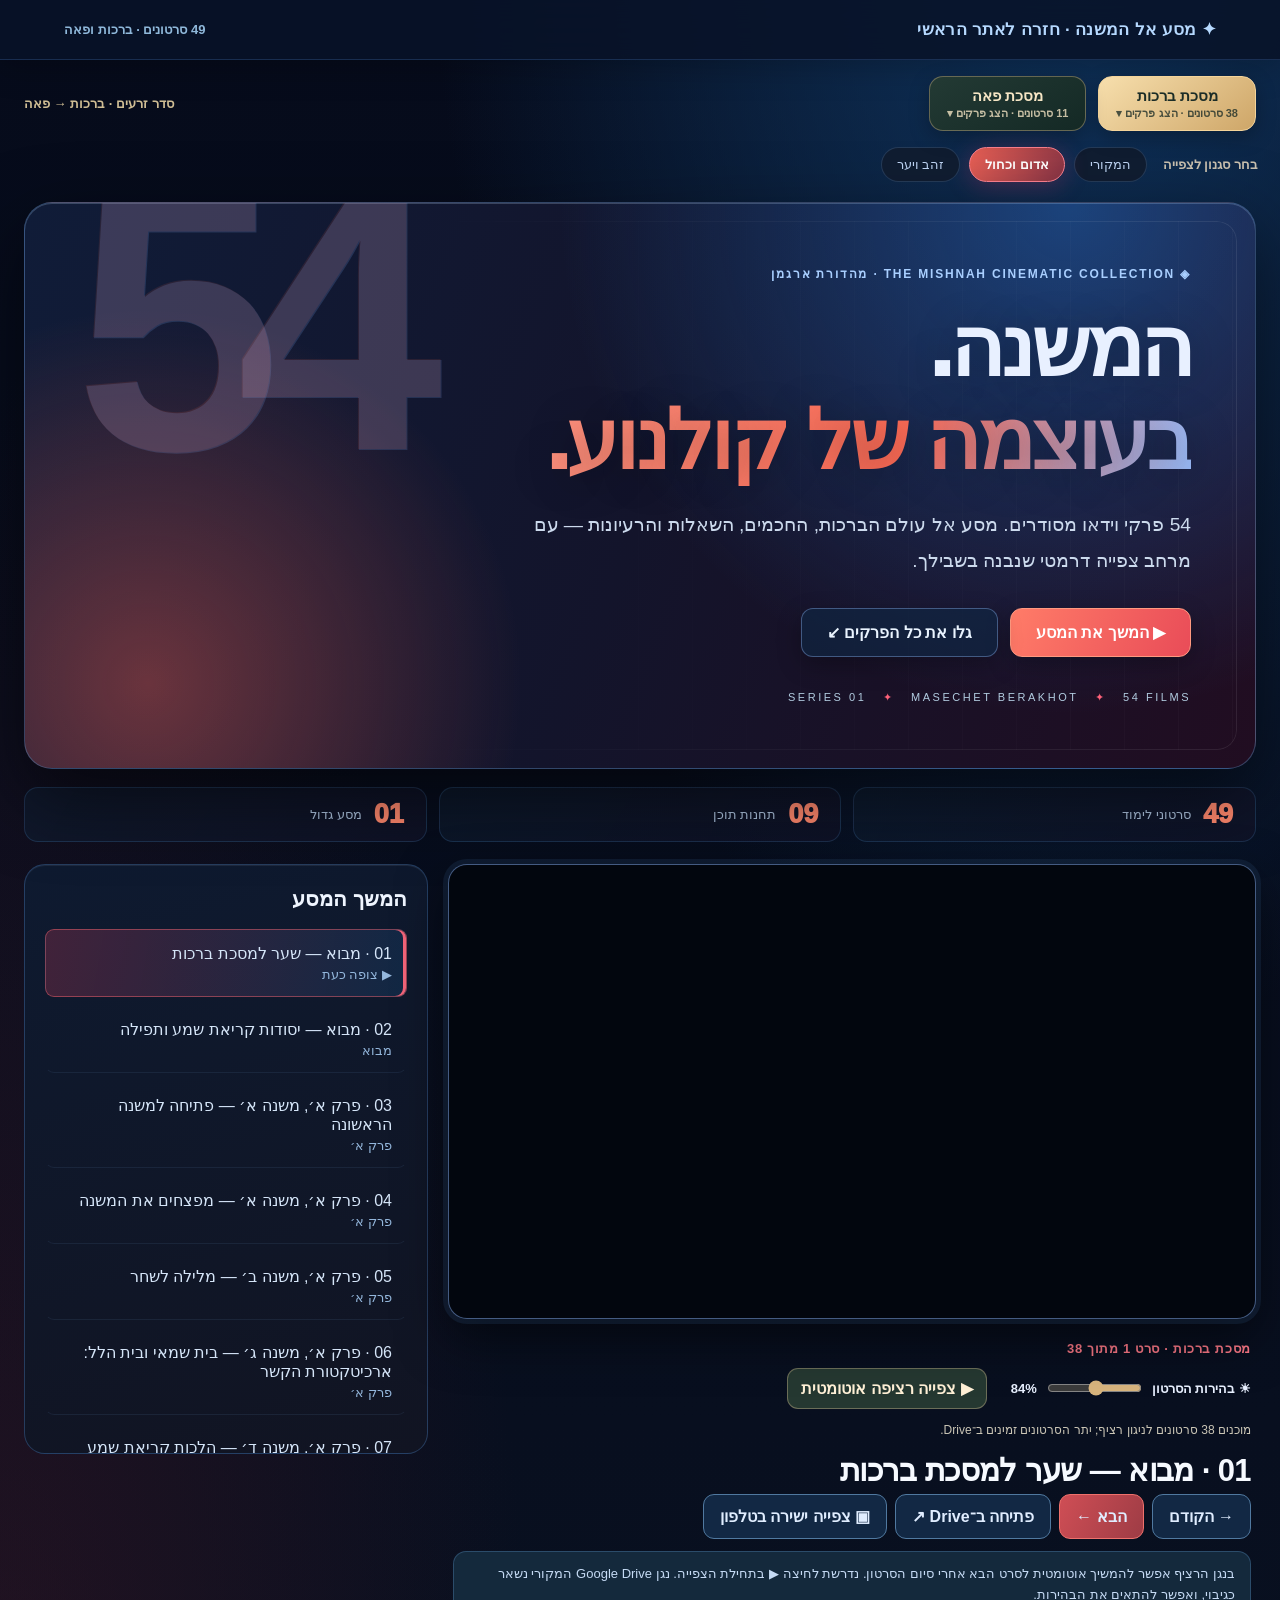
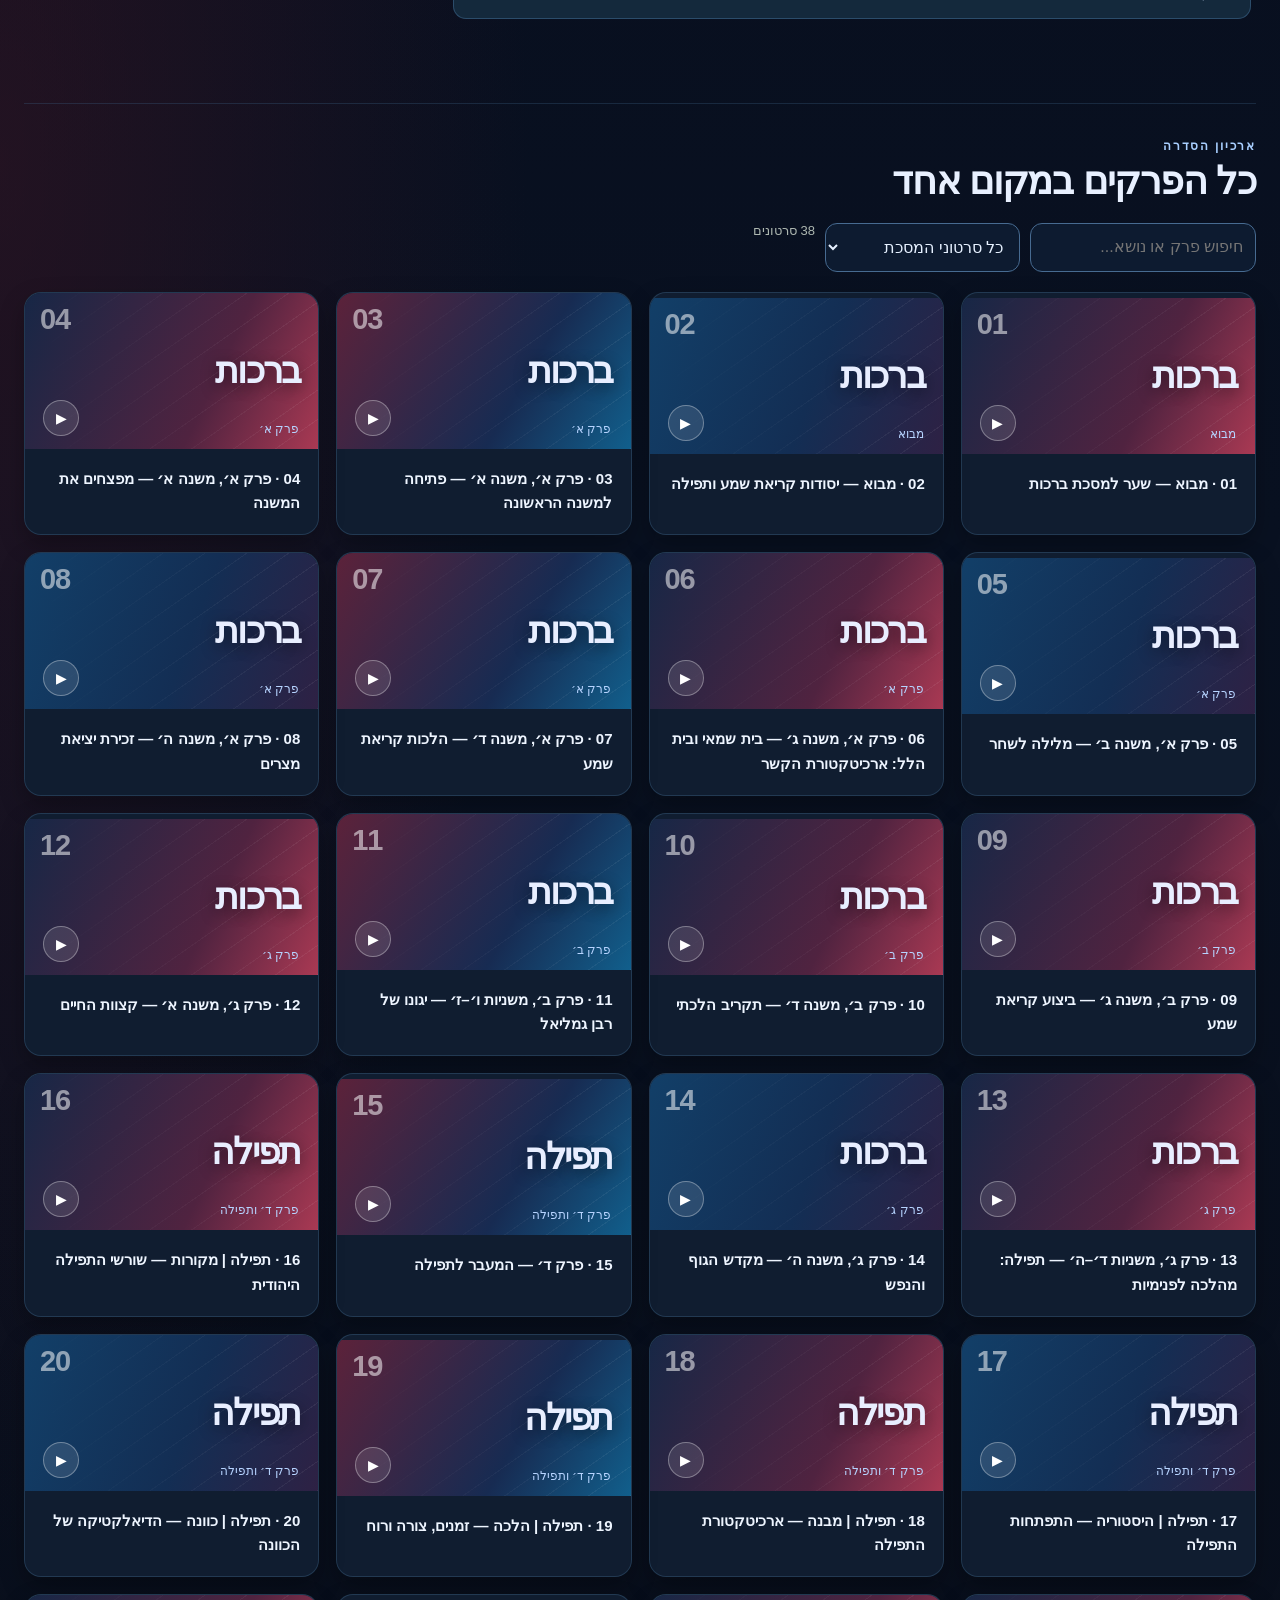
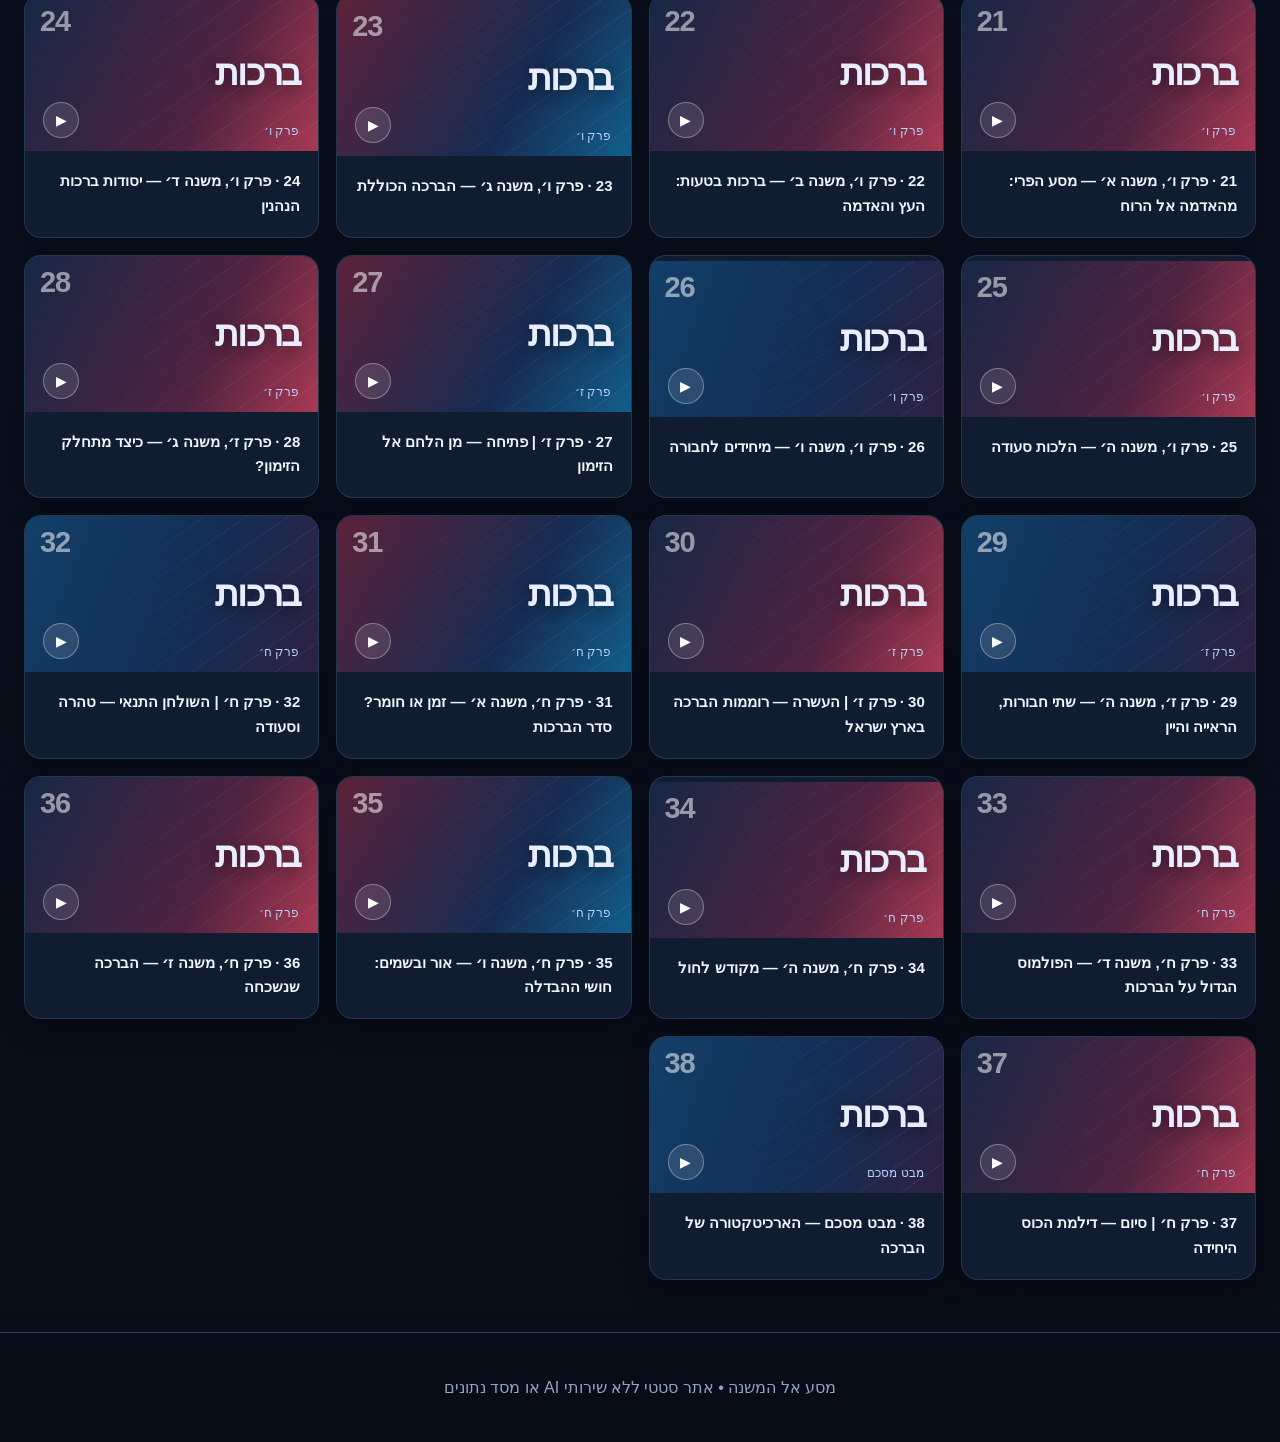
<file: mishnah/films-red-blue.html>
<!doctype html><html lang="he" dir="rtl"><meta charset="utf-8"><meta name="viewport" content="width=device-width,initial-scale=1"><meta name="theme-color" content="#101b22"><title>מסע אל המשנה · מהדורת ארגמן וכחול</title><style>:root{font-family:Arial,sans-serif;color:#f6eee0;background:#101b22}*{box-sizing:border-box}body{margin:0;background:radial-gradient(ellipse at 85% 0%,#344437 0%,#101b22 48%);min-height:100vh}header{padding:24px max(20px,5vw);display:flex;justify-content:space-between;align-items:center;border-bottom:1px solid #ffffff22}header b{color:#e5c58c;letter-spacing:1px}button,input,select{font:inherit}button{cursor:pointer}main{max-width:1350px;margin:auto;padding:28px 22px}.hero{padding:45px 28px;background:linear-gradient(110deg,#1e352c,#243239,#4d3c27);border:1px solid #b79a6440;border-radius:22px;margin-bottom:26px;position:relative;overflow:hidden}.hero:after{content:'משנה';position:absolute;left:4%;top:-45px;font-size:180px;opacity:.055;pointer-events:none}.eyebrow{color:#dfbc82;font-weight:bold;letter-spacing:2px}h1{font-size:clamp(35px,6vw,70px);margin:12px 0;font-family:Georgia,serif}p{line-height:1.7;color:#d4d4c8;max-width:690px}.gold{background:#e5c58c;color:#17231d;border:0;padding:13px 25px;border-radius:12px;font-weight:bold}.ghost{background:#ffffff12;color:white;border:1px solid #ffffff33;padding:12px 18px;border-radius:12px}.actions{display:flex;gap:10px;flex-wrap:wrap;margin-top:24px}.viewer{display:grid;grid-template-columns:minmax(0,2fr) minmax(280px,1fr);gap:18px;align-items:start}.viewer>div{min-width:0}.screen{background:#060a0c;border:1px solid #ffffff24;border-radius:18px;overflow:hidden;position:relative;direction:ltr;isolation:isolate;aspect-ratio:16/9;width:100%;max-width:100%;min-width:0}.screen iframe{position:absolute;top:0;left:0;right:auto;display:block;width:100%;height:100%;max-width:none;border:0;transform-origin:top left}.details{padding:16px 4px}.details h2{margin:5px 0;font-size:25px}.controls{display:flex;gap:8px;flex-wrap:wrap;align-items:center}.controls button{background:#263a39;color:white;border:1px solid #61736a;padding:10px 15px;border-radius:9px}.side{background:#19262a;border:1px solid #ffffff1d;border-radius:18px;padding:16px;max-height:590px;overflow:auto}.side h3{margin:4px 0 12px}.item{width:100%;text-align:right;padding:12px;margin:4px 0;border:1px solid transparent;border-radius:10px;background:#ffffff08;color:#f7f0e5}.item:hover,.item.active{background:#a78a5338;border-color:#e5c58c66}.item small{display:block;color:#b7b8ad;margin-top:4px}.library{margin-top:40px}.toolbar{display:flex;gap:10px;flex-wrap:wrap;margin:20px 0}.toolbar input,.toolbar select{background:#1c2a2d;color:#fff;border:1px solid #56645d;border-radius:10px;padding:12px;min-width:180px}.cards{display:grid;grid-template-columns:repeat(auto-fill,minmax(215px,1fr));gap:15px}.card{background:#1c2a2c;border:1px solid #ffffff20;border-radius:15px;overflow:hidden;text-align:right;color:white;padding:0;transition:transform .15s}.card:hover{transform:translateY(-3px);border-color:#d9ba83}.poster{height:122px;background:linear-gradient(135deg,#4c4939,#1e3436);display:flex;align-items:center;justify-content:center;position:relative}.poster span{font:italic 45px Georgia;color:#d7bd87}.poster em{position:absolute;bottom:10px;right:12px;font-size:12px;color:#fff9;font-style:normal}.card .txt{padding:14px;font-weight:bold;min-height:75px}.muted{font-size:13px;color:#adb7b0}.notice{padding:12px 15px;border:1px solid #e5c58c55;border-radius:10px;background:#c9ab7920;color:#e9dfc8;font-size:13px;line-height:1.6;margin:12px 0}.pill{color:#e5c58c;font-size:12px}footer{padding:45px;text-align:center;color:#899a92}@media(max-width:850px){.viewer{grid-template-columns:minmax(0,1fr)} .screen iframe{left:3px;width:960px;height:540px;transform:scale(var(--drive-fit-scale,.35));-webkit-transform:scale(var(--drive-fit-scale,.35))}.side{max-height:280px}.hero{padding:28px 20px}.hero:after{font-size:100px;top:20px}header{flex-wrap:wrap;gap:8px}}
.theme-switch{max-width:1350px;margin:16px auto 0;padding:0 22px;display:flex;align-items:center;gap:9px;flex-wrap:wrap;direction:rtl}
.theme-switch .theme-label{font-size:13px;color:#c9c0af;font-weight:650;margin-left:7px}
.theme-switch a{border:1px solid #ac9e8155;border-radius:999px;color:#ddd7ca;background:#ffffff0b;padding:9px 15px;font-size:13px;text-decoration:none;display:inline-flex;align-items:center;gap:6px;transition:background .2s,border-color .2s}
.theme-switch a:hover{background:#ffffff1c;border-color:#dcc18c}
.theme-switch a[aria-current="page"]{color:#1a271f;background:#e5c58c;border-color:#e5c58c;font-weight:800}
@media(max-width:600px){.theme-switch{margin-top:11px;padding:0 16px;gap:7px}.theme-switch .theme-label{width:100%}.theme-switch a{font-size:12px;padding:10px 11px}}
</style><style>
:root{font-family:"Segoe UI",Arial,sans-serif;color:#ecf3ff;background:#050915}
body{background:radial-gradient(ellipse 70% 38% at 84% -5%,#103966 0%,transparent 73%),radial-gradient(ellipse 55% 40% at 0% 38%,#39152388 0%,transparent 75%),linear-gradient(180deg,#060b1b 0%,#091121 46%,#080c16 100%);color:#e8f0ff}
header{position:relative;z-index:2;background:#091328e0;backdrop-filter:blur(20px);border-bottom:1px solid #4f88d23d;padding:19px max(24px,5vw);box-shadow:0 4px 35px #0004}
header>a{color:#b6d9ff!important;font-weight:900!important;font-size:17px;letter-spacing:.02em}
header .muted{color:#8fb8da;font-weight:600}
.theme-switch{max-width:1450px}
.theme-switch a{background:#101d31;border-color:#41618c6e;color:#bed5f4}
.theme-switch a:hover{background:#18365c}
.theme-switch a[aria-current=page]{background:linear-gradient(120deg,#e96055,#853344);border-color:#ff8290;color:#fff;box-shadow:0 4px 25px #ed3c6845}
main{max-width:1450px;padding:20px 24px 52px}
.hero{min-height:400px;padding:clamp(32px,5vw,76px);border-radius:28px;background:radial-gradient(circle at 10% 85%,#df574b6e 0%,transparent 31%),radial-gradient(circle at 85% 0%,#1d69bd90 0%,transparent 43%),linear-gradient(112deg,#101c38 0%,#13142b 51%,#210d21 100%);border:1px solid #5278a57d;box-shadow:0 28px 75px #0008, inset 0 1px #c7e1ff38;overflow:hidden;margin-bottom:18px}
.hero::before{content:"";position:absolute;inset:18px;border:1px solid #ffffff16;border-radius:20px;pointer-events:none;background-image:linear-gradient(90deg,#ffffff06 1px,transparent 1px);background-size:54px 100%;mask-image:linear-gradient(to left,#000,transparent 70%)}
.hero::after{content:"54";position:absolute;left:4%;top:-12%;font:900 clamp(175px,29vw,420px)/1 Arial,sans-serif;letter-spacing:-.12em;color:#ff6b501b;opacity:1;pointer-events:none;text-shadow:1px 1px #79a6ef30}
.hero>*{position:relative;z-index:1}
.eyebrow{font-size:12px;letter-spacing:.15em;color:#a9cfff;text-transform:uppercase}
.hero h1{font-family:"Segoe UI",Arial,sans-serif;font-weight:950;font-size:clamp(42px,6.5vw,92px);line-height:1.12;letter-spacing:-.035em;text-shadow:0 5px 45px #0005;max-width:850px;margin:20px 0}
.headline-accent{color:#ff8472;background:linear-gradient(105deg,#ff9380,#ff6c57 55%,#9abfff);-webkit-background-clip:text;background-clip:text;-webkit-text-fill-color:transparent}
.hero p{font-size:clamp(16px,1.5vw,20px);color:#ccdaed;max-width:670px;line-height:1.85}
.actions{margin-top:30px;gap:12px}
.gold,.ghost{padding:14px 25px;border-radius:12px;min-height:49px;box-shadow:0 8px 25px #0004}
.gold{background:linear-gradient(115deg,#ff7c68,#e94c58);border:1px solid #ff9980;color:white;font-weight:900}
.gold:hover{filter:brightness(1.13)}
.ghost{background:#102744a8;border:1px solid #8ab2ef66;color:#eaf4ff;font-weight:700}
.ghost:hover{background:#204578}
.hero-sub{margin-top:34px;font-size:11px;letter-spacing:.23em;color:#b1cbdf}
.hero-sub span{color:#fd6179;margin:0 11px}
.statbar{display:grid;grid-template-columns:repeat(3,minmax(0,1fr));gap:12px;margin:0 0 22px}
.statbar>div{display:flex;align-items:center;gap:12px;border:1px solid #477fba42;background:linear-gradient(120deg,#0f1d31a8,#121429bd);border-radius:14px;padding:13px 22px}
.statbar strong{color:#ff886d;font-size:27px;line-height:1;font-weight:950;font-variant-numeric:tabular-nums}
.statbar span{color:#adc3de;font-size:13px}
.viewer{gap:20px}
.screen{border-radius:19px;border:1px solid #6586bcaa;box-shadow:0 0 0 5px #203a5952,0 18px 50px #0008;background:#02060e}
.details{padding:22px 5px}
.details h2{font-size:clamp(20px,2.7vw,31px);color:#f6faff;margin-top:9px;letter-spacing:-.02em}
.pill{color:#ff7a88;font-weight:900;font-size:13px;letter-spacing:.05em}
.controls button{background:#122844;color:#e0edff;border:1px solid #5079a0;border-radius:11px;padding:12px 16px;font-weight:700;min-height:45px}
.controls button:hover{background:#1b4976;border-color:#80b7ff}
.controls #next{background:linear-gradient(115deg,#cf4e55,#9e3c45);border-color:#ef716c}
.side{background:linear-gradient(165deg,#0e1a30,#111422);border-color:#4779b766;border-radius:21px;padding:20px;box-shadow:inset 0 1px #ffffff12}
.side h3{margin:2px 0 14px;font-size:21px;color:#eff5ff}
.item{border-bottom:1px solid #40608033;background:transparent;color:#d5e5f8;border-radius:9px;text-align:right;padding:14px}
.item:hover{background:#234d793f;border-color:#4775a7}
.item.active{background:linear-gradient(100deg,#ca3b5a45,#16487655);border-color:#fb667177;box-shadow:inset -3px 0 #f26479}
.item small{color:#94b7dc}
.library{margin-top:50px;padding-top:35px;border-top:1px solid #3b608450}
.library h2{font-size:clamp(26px,3vw,40px);letter-spacing:-.03em;margin:5px 0 0}
.toolbar input,.toolbar select{background:#0d1b30;color:#e6f1ff;border-color:#476b91;border-radius:12px;min-height:49px}
.toolbar input:focus,.toolbar select:focus{outline:2px solid #e64e72}
.cards{grid-template-columns:repeat(auto-fill,minmax(240px,1fr));gap:17px}
.card{border-radius:17px;background:#101d30;border:1px solid #41678b60;box-shadow:0 10px 25px #0004}
.card:hover{border-color:#ff8272;box-shadow:0 18px 35px #0008;transform:translateY(-4px)}
.poster{height:156px;background:linear-gradient(115deg,#172746,#502340 63%,#a93953);justify-content:flex-start;padding-right:18px;overflow:hidden}
.poster::before{content:"";position:absolute;inset:0;background:repeating-linear-gradient(-35deg,#ffffff10 0 1px,transparent 1px 24px);mask-image:linear-gradient(to left,#000,transparent)}
.poster::after{content:"▶";position:absolute;left:18px;bottom:13px;font-size:14px;color:#fff;background:#ffffff1c;width:34px;height:34px;border:1px solid #ffffff53;border-radius:50%;display:grid;place-items:center}
.card:nth-child(3n+2) .poster{background:linear-gradient(110deg,#123f68,#132e54 56%,#2e2144)}
.card:nth-child(4n+3) .poster{background:linear-gradient(120deg,#5c223a,#172b52 62%,#115f8c)}
.poster span{font:900 36px "Segoe UI",Arial,sans-serif;letter-spacing:-.05em;color:#e8eeff;text-shadow:0 4px 16px #0007}
.poster em{bottom:13px;right:19px;color:#b7d4ff}
.film-no{position:absolute;left:15px;top:12px;font:900 29px/1 Arial;color:#fff8;letter-spacing:-.04em}
.card .txt{font-size:15px;line-height:1.65;padding:18px;font-weight:800;color:#eef5ff}
.notice{border-color:#4e7fb066;background:#14293c;color:#c5daf4;border-radius:13px}
footer{border-top:1px solid #23476b;color:#91a5c3}
:focus-visible{outline:3px solid #fc6579!important;outline-offset:3px}
@media(max-width:850px){.hero{min-height:0}.side{max-height:285px}.hero::after{left:0;top:10%;font-size:170px}.hero-sub{font-size:10px}}
@media(max-width:620px){main{padding:17px 14px 40px}.hero{padding:36px 23px;border-radius:21px}.hero::before{inset:10px}.hero h1{font-size:clamp(37px,9vw,52px)}.hero p{font-size:15px}.hero-sub{letter-spacing:.08em}.statbar{gap:6px}.statbar>div{padding:13px 7px;display:flex;flex-direction:column;text-align:center;gap:6px}.statbar strong{font-size:24px}.statbar span{font-size:11px}.cards{grid-template-columns:1fr;gap:11px}.card{display:grid;grid-template-columns:125px minmax(0,1fr);min-height:110px}.poster{height:100%;min-height:110px;padding:10px}.poster span{font-size:25px}.poster::after{display:none}.poster em{font-size:10px;right:10px;bottom:9px}.film-no{font-size:17px;left:8px;top:9px}.card .txt{min-height:0;padding:14px;font-size:14px}.details{padding:18px 2px}.controls button{flex:1 1 auto}.library{margin-top:34px}.hero-sub{display:none}}
@media(prefers-reduced-motion:reduce){.card,.gold,.ghost{transition:none!important}}

/* Film light is slightly reduced; the original Drive viewer remains available. */
.screen iframe,.screen video{filter:brightness(var(--film-brightness,.84))}
.screen video{position:absolute;inset:0;display:block;width:100%;height:100%;object-fit:contain;background:#05090c;direction:ltr}
.watch-options{display:flex;gap:12px;align-items:center;flex-wrap:wrap;padding:12px 0 3px}
.watch-options .brightness{display:flex;align-items:center;gap:8px;font-size:13px;font-weight:700;color:inherit}
.watch-options input[type=range]{width:95px;accent-color:#d7b47d;cursor:pointer}
.watch-options button{border:1px solid #aa9e7a88;border-radius:11px;padding:10px 13px;background:#253831;color:#fff0d6;cursor:pointer;font-weight:750}
.watch-options button[aria-pressed=true]{background:#d3b077;color:#172822;border-color:#e3c58e}
.watch-options output{min-width:38px;direction:ltr;display:inline-block;text-align:right;font-variant-numeric:tabular-nums}
#playerStatus{color:#cbc6b6;font-size:12px;line-height:1.6;width:100%;margin:0}
.screen video:focus-visible{outline:3px solid #dfc186;outline-offset:-4px}
@media(max-width:620px){.watch-options{align-items:stretch;gap:11px}.watch-options .brightness{width:100%;justify-content:space-between}.watch-options input[type=range]{flex:1;max-width:180px}.watch-options button{flex:1;padding:12px}.screen video{max-width:100%}}
#nativeMode:disabled{opacity:.55;cursor:not-allowed}</style><style id="tractate-ui">
.tractate-navigation{position:relative;z-index:35;display:flex;align-items:center;justify-content:space-between;flex-wrap:wrap;gap:12px;max-width:1450px;margin:16px auto 4px;padding:0 24px;color:#f6eddd}
.tractate-navigation .tractate-caption{font-size:13px;color:#cfbd94;font-weight:750;white-space:nowrap}
.tractate-links{display:flex;gap:12px;flex-wrap:wrap;align-items:center}
.tractate-unit{position:relative}
.tractate-main{min-width:154px;min-height:52px;border:1px solid #9e916e94;background:linear-gradient(150deg,#233a34,#142925);color:#f6e6c5;border-radius:14px;padding:10px 17px;font-size:15px;font-weight:850;text-align:center;box-shadow:0 6px 20px #0004;transition:background .2s,border-color .2s,transform .2s}
.tractate-main.active{color:#1c2d27;background:linear-gradient(140deg,#f7dfad,#cea668);border-color:#f4d49a}
.tractate-main:hover{border-color:#e8c58d;transform:translateY(-1px)}
.tractate-main .sub{display:block;font-size:11px;opacity:.78;font-weight:600;margin-top:2px}
.chapters-menu{display:none;position:absolute;top:calc(100% - 1px);right:0;z-index:100;min-width:255px;width:min(330px,85vw);max-height:min(70vh,520px);overflow-y:auto;padding:10px;background:#182b29;border:1px solid #bba477;border-radius:15px;box-shadow:0 16px 44px #000b}
.tractate-unit:hover .chapters-menu,.tractate-unit:focus-within .chapters-menu,.tractate-unit.open .chapters-menu{display:grid;gap:4px}
.chapters-menu button{display:flex;align-items:center;justify-content:space-between;gap:13px;width:100%;border:0;border-radius:9px;padding:10px 12px;background:transparent;color:#f6eddc;text-align:right;font-weight:730;font-size:14px}
.chapters-menu button:hover,.chapters-menu button:focus-visible{background:#3d5143;outline:2px solid #f5d9a0;outline-offset:-2px}
.chapters-menu small{color:#c3ae88;font-size:11px;white-space:nowrap}
.tractate-heading{font-weight:800;color:#d9bc8d;font-size:13px;padding:4px 10px 7px}
@media(max-width:620px){.tractate-navigation{padding:0 14px;align-items:stretch}.tractate-links{display:grid;grid-template-columns:repeat(2,minmax(0,1fr));width:100%}.tractate-main{width:100%;min-width:0;min-height:54px;padding:10px 5px;font-size:14px}.chapters-menu{width:min(310px,90vw)}.tractate-caption{display:none}}
@media(prefers-reduced-motion:reduce){.tractate-main{transition:none}}
</style><header><a href="/" style="color:#e5c58c;text-decoration:none;font-weight:bold">✦ מסע אל המשנה · חזרה לאתר הראשי</a><span class="muted"><span id="headerSummary">72 סרטונים · ברכות ופאה</span></span></header><nav class="tractate-navigation" aria-label="בחירת מסכת ופרקים"><div class="tractate-links" id="tractateNav"></div><span class="tractate-caption">סדר זרעים · ברכות → פאה</span></nav><nav class="theme-switch" aria-label="בחירת גרסת עיצוב"><span class="theme-label">בחר סגנון לצפייה</span><a href="./films.html">המקורי</a><a href="./films-red-blue.html" aria-current="page">אדום וכחול</a><a href="./films-gold.html">זהב ויער</a></nav><main><section class="hero"><div class="eyebrow">◈ THE MISHNAH CINEMATIC COLLECTION · מהדורת ארגמן</div><h1>המשנה.<br><span class="headline-accent">בעוצמה של קולנוע.</span></h1><p>54 פרקי וידאו מסודרים. מסע אל עולם הברכות, החכמים, השאלות והרעיונות — עם מרחב צפייה דרמטי שנבנה בשבילך.</p><div class="actions"><button class="gold" id="resume">▶ המשך את המסע</button><button class="ghost" onclick="document.querySelector('.library').scrollIntoView({behavior:'smooth'})">גלו את כל הפרקים ↙</button></div><div class="hero-sub">SERIES 01 <span>✦</span> MASECHET BERAKHOT <span>✦</span> 54 FILMS</div></section><div class="statbar"><div><strong id="totalFilms">72</strong><span>סרטוני לימוד</span></div><div><strong>09</strong><span>תחנות תוכן</span></div><div><strong>01</strong><span>מסע גדול</span></div></div><section class="viewer" id="watch"><div><div class="screen" id="screen"></div><div class="details"><div class="pill" id="counter"></div><div class="watch-options"><label class="brightness" for="filmBrightness">☀ בהירות הסרטון <input type="range" id="filmBrightness" min="65" max="105" value="84" step="1" aria-label="בהירות הסרטון"><output id="filmBrightnessValue" for="filmBrightness">84%</output></label><button type="button" id="nativeMode" aria-pressed="false" disabled>⌛ מכין נגן רציף</button><p id="playerStatus" role="status" aria-live="polite">בודקים זמינות של ניגון רציף.</p></div><h2 id="now"></h2><div class="controls"><button id="prev">→ הקודם</button><button id="next">הבא ←</button><button id="open">פתיחה ב־Drive ↗</button><button id="mobileWatch" aria-label="צפייה ישירה בנגן Google Drive בטלפון">▣ צפייה ישירה בטלפון</button></div><div class="notice">בנגן הרציף אפשר להמשיך אוטומטית לסרט הבא אחרי סיום הסרטון. נדרשת לחיצה ▶ בתחילת הצפייה. נגן Google Drive המקורי נשאר כגיבוי, ואפשר להתאים את הבהירות.</div></div></div><aside class="side"><h3>המשך המסע</h3><div id="queue"></div></aside></section><section class="library"><div class="eyebrow">ארכיון הסדרה</div><h2>כל הפרקים במקום אחד</h2><div class="toolbar"><input id="search" placeholder="חיפוש פרק או נושא..." aria-label="חיפוש"><select id="filter" aria-label="בחר פרק"><option value="all">כל סרטוני המסכת</option></select><span class="muted" id="count"></span></div><div class="cards" id="cards"></div></section></main><footer>מסע אל המשנה • אתר סטטי ללא שירותי AI או מסד נתונים</footer><script>const videos=[{"id":"1ijwpySle41xZVjTIv0XVwowJel46zigT","title":"01 · מבוא — שער למסכת ברכות","section":"intro","label":"מבוא","tractate":"berakhot"},{"id":"15OV-SK9BUIP5Nhmau21g7fvABvUrfPh-","title":"02 · מבוא — יסודות קריאת שמע ותפילה","section":"intro","label":"מבוא","tractate":"berakhot"},{"id":"155uZxJeCShm_33gdPD25x15tfcXWYyja","title":"03 · פרק א׳, משנה א׳ — פתיחה למשנה הראשונה","section":"a","label":"פרק א׳","tractate":"berakhot"},{"id":"1nFi0IKF8I20xlXf1-K2x5EepBIOUqA6Y","title":"04 · פרק א׳, משנה א׳ — מפצחים את המשנה","section":"a","label":"פרק א׳","tractate":"berakhot"},{"id":"1RMQKxV3OyxkwbqoolP5ILp_DnFL75h6h","title":"05 · פרק א׳, משנה ב׳ — מלילה לשחר","section":"a","label":"פרק א׳","tractate":"berakhot"},{"id":"1ySfMm-V95uk2TgIPZJKlKhsNRc3dzP1e","title":"06 · פרק א׳, משנה ג׳ — בית שמאי ובית הלל: ארכיטקטורת הקשר","section":"a","label":"פרק א׳","tractate":"berakhot"},{"id":"1c-59tbjaTLPDo_Au4PgSLS93b1ugkcd6","title":"07 · פרק א׳, משנה ד׳ — הלכות קריאת שמע","section":"a","label":"פרק א׳","tractate":"berakhot"},{"id":"17braP419oH4wvcxkSU_XRmfK5XuuI8kj","title":"08 · פרק א׳, משנה ה׳ — זכירת יציאת מצרים","section":"a","label":"פרק א׳","tractate":"berakhot"},{"id":"1KQjLLZUP-lHi1YO51slBYQV4AAqjrhah","title":"09 · פרק ב׳, משנה ג׳ — ביצוע קריאת שמע","section":"b","label":"פרק ב׳","tractate":"berakhot"},{"id":"1O96H3Myl6c2W8jy9VH8XqoXy93fRDQqF","title":"10 · פרק ב׳, משנה ד׳ — תקריב הלכתי","section":"b","label":"פרק ב׳","tractate":"berakhot"},{"id":"1kmMsKgMBGSniTL9bWcH_2MJf_cG70D4c","title":"11 · פרק ב׳, משניות ו׳–ז׳ — יגונו של רבן גמליאל","section":"b","label":"פרק ב׳","tractate":"berakhot"},{"id":"194FlQbSPJcJ27vTf9gSwDRh0FF7h4eL6","title":"12 · פרק ג׳, משנה א׳ — קצוות החיים","section":"c","label":"פרק ג׳","tractate":"berakhot"},{"id":"1ajZ_TOMgLOdJ6F0IbLWIqCeo34YqxM1o","title":"13 · פרק ג׳, משניות ד׳–ה׳ — תפילה: מהלכה לפנימיות","section":"c","label":"פרק ג׳","tractate":"berakhot"},{"id":"1ID3BW7xB453iykuYAxtGTGbpLznxTQsQ","title":"14 · פרק ג׳, משנה ה׳ — מקדש הגוף והנפש","section":"c","label":"פרק ג׳","tractate":"berakhot"},{"id":"1GLbg81z_PC8jpq3Kpv5OFtbxHZXYGgtT","title":"15 · פרק ד׳ — המעבר לתפילה","section":"prayer","label":"פרק ד׳ ותפילה","tractate":"berakhot"},{"id":"1_6cuKyCgzN6EGN8MT3K4xZGFjIycT735","title":"16 · תפילה | מקורות — שורשי התפילה היהודית","section":"prayer","label":"פרק ד׳ ותפילה","tractate":"berakhot"},{"id":"1P9I-ANlGNKqm1FYsX_L5J70-vfAufU_k","title":"17 · תפילה | היסטוריה — התפתחות התפילה","section":"prayer","label":"פרק ד׳ ותפילה","tractate":"berakhot"},{"id":"1all76cV0sZ_5j4bG6XwDEQOMFUYQH2ia","title":"18 · תפילה | מבנה — ארכיטקטורת התפילה","section":"prayer","label":"פרק ד׳ ותפילה","tractate":"berakhot"},{"id":"1HMD4nbafGGaFC9spLzUQW2NCfVDItdTu","title":"19 · תפילה | הלכה — זמנים, צורה ורוח","section":"prayer","label":"פרק ד׳ ותפילה","tractate":"berakhot"},{"id":"1AHDWa337g1a8rfIm3TiTqwlgSqTDhNnN","title":"20 · תפילה | כוונה — הדיאלקטיקה של הכוונה","section":"prayer","label":"פרק ד׳ ותפילה","tractate":"berakhot"},{"id":"1LTg6ZnuHQEfmqS835jj1-gAjA-jBH58d","title":"21 · פרק ו׳, משנה א׳ — מסע הפרי: מהאדמה אל הרוח","section":"f","label":"פרק ו׳","tractate":"berakhot"},{"id":"1A_Ox9oR8Z5YdvUPgzxekRBDHayigvVmW","title":"22 · פרק ו׳, משנה ב׳ — ברכות בטעות: העץ והאדמה","section":"f","label":"פרק ו׳","tractate":"berakhot"},{"id":"1gcJpwiwRK72zeHyWrsKJeD8sRia6EwNE","title":"23 · פרק ו׳, משנה ג׳ — הברכה הכוללת","section":"f","label":"פרק ו׳","tractate":"berakhot"},{"id":"1WRSBNzfo6bfp0QwyBiCeSxoRgCHM8ZWB","title":"24 · פרק ו׳, משנה ד׳ — יסודות ברכות הנהנין","section":"f","label":"פרק ו׳","tractate":"berakhot"},{"id":"1o4cOH1XqKfCSoyYSICTM5JRj1Gg8Asp6","title":"25 · פרק ו׳, משנה ה׳ — הלכות סעודה","section":"f","label":"פרק ו׳","tractate":"berakhot"},{"id":"1INPIRaA3M6NCc1VqgtufDQT_qQky0niT","title":"26 · פרק ו׳, משנה ו׳ — מיחידים לחבורה","section":"f","label":"פרק ו׳","tractate":"berakhot"},{"id":"1nkMF_74aZiqghElgY3vSYCClHh_chWlN","title":"27 · פרק ז׳ | פתיחה — מן הלחם אל הזימון","section":"g","label":"פרק ז׳","tractate":"berakhot"},{"id":"1toQeuX-HALXrIKRbf8Mzbw_Oo96iTir0","title":"28 · פרק ז׳, משנה ג׳ — כיצד מתחלק הזימון?","section":"g","label":"פרק ז׳","tractate":"berakhot"},{"id":"1d2Q1RZbd89NxJeVlG_-AqBKUxmni5cmX","title":"29 · פרק ז׳, משנה ה׳ — שתי חבורות, הראייה והיין","section":"g","label":"פרק ז׳","tractate":"berakhot"},{"id":"1g88R5cllx7kImSiTZeULLLRPqNEmZazX","title":"30 · פרק ז׳ | העשרה — רוממות הברכה בארץ ישראל","section":"g","label":"פרק ז׳","tractate":"berakhot"},{"id":"1Pb4CIOcZLVplyArxb513kikMP4ZN1DZ_","title":"31 · פרק ח׳, משנה א׳ — זמן או חומר? סדר הברכות","section":"h","label":"פרק ח׳","tractate":"berakhot"},{"id":"1Xea8ij9wgmLh9KENucThRnTfRJPrn0iq","title":"32 · פרק ח׳ | השולחן התנאי — טהרה וסעודה","section":"h","label":"פרק ח׳","tractate":"berakhot"},{"id":"19gSjowpSd0uYMmrE9IVE8plR70O5eo7T","title":"33 · פרק ח׳, משנה ד׳ — הפולמוס הגדול על הברכות","section":"h","label":"פרק ח׳","tractate":"berakhot"},{"id":"1eOYGKGk3IGgODZWApjp-iZLb_0vZ31k_","title":"34 · פרק ח׳, משנה ה׳ — מקודש לחול","section":"h","label":"פרק ח׳","tractate":"berakhot"},{"id":"1A32NWGDxGBF6VHPa3JT4cXcFGJPRj5WP","title":"35 · פרק ח׳, משנה ו׳ — אור ובשמים: חושי ההבדלה","section":"h","label":"פרק ח׳","tractate":"berakhot"},{"id":"1jLlCsKCV5TJrlgov1ow3UmzKMj3IAtKk","title":"36 · פרק ח׳, משנה ז׳ — הברכה שנשכחה","section":"h","label":"פרק ח׳","tractate":"berakhot"},{"id":"1pdBa8Lpg3rEKb7enP_skQ4h8NnmgE3Gm","title":"37 · פרק ח׳ | סיום — דילמת הכוס היחידה","section":"h","label":"פרק ח׳","tractate":"berakhot"},{"id":"1APkq7x1rarE1EFLQPdNVfyMv6UXmESFV","title":"38 · מבט מסכם — הארכיטקטורה של הברכה","section":"extra","label":"מבט מסכם","tractate":"berakhot"},{"id":"1Zc7Jhzqx1R33MDFmaB4lG0dBFJfrZ6wS","title":"01 · יסודות מצוות הפאה","section":"p-intro","label":"מבוא","tractate":"peah"},{"id":"1tc91HJHM2P40e0yVPI2NhGZUwAqh2ct7","title":"02 · חקלאות עתיקה — אידיאל ומציאות","section":"p-intro","label":"מבוא","tractate":"peah"},{"id":"1GS1L_ueraSPEwWQMPNEqZFBf-hJfKsAI","title":"03 · כלכלת החסד — משנה פאה","section":"p-intro","label":"מבוא","tractate":"peah"},{"id":"1RjKqNuaTuihq36hQ9j0Uw8tF1-tmS9IV","title":"04 · פרק א׳, משניות א׳–ד׳ — הלכות הקציר | סקירה","section":"p-a","label":"פרק א׳","tractate":"peah"},{"id":"1d0g0WSOYHEOBxh4NGGkqvMVQ0u7_QJUN","title":"05 · פרק א׳, משנה ב׳ — מצוות פאה","section":"p-a","label":"פרק א׳","tractate":"peah"},{"id":"1PZoIc-Jvo7-Y9Ka2FpGRYC-lcYCqCtQ-","title":"06 · פרק א׳, משנה ו׳ — מבט לעומק","section":"p-a","label":"פרק א׳","tractate":"peah"},{"id":"1jE37VCEdeyO0GyJUvV3gUkbHxM3sj7y3","title":"07 · פרק ב׳ — נוטל מאמצע השדה","section":"p-b","label":"פרק ב׳","tractate":"peah"},{"id":"1p-OD5eD7pIW811V5sCBZhhW3IXjTe9sE","title":"08 · פרק ב׳, משנה ה׳ — כלאים וגבולות הנתינה","section":"p-b","label":"פרק ב׳","tractate":"peah"},{"id":"1hBfhjUe6AjIuSw3cQSYU48dWs_r1A7sk","title":"09 · פרק ב׳, משניות ז׳–ח׳ — שדה שנפגעה וקציר חלקי","section":"p-b","label":"פרק ב׳","tractate":"peah"},{"id":"1aj7irFaYRWsRzI1_4Tg_J3wnQrBJF-g-","title":"10 · פרק ג׳ — מלבנות תבואה","section":"p-c","label":"פרק ג׳","tractate":"peah"},{"id":"1wVEp0zrhMrZ05L_lMx8E-0XZqBluhRhZ","title":"11 · העשרה מסכמת — מסע הקציר: מהשדה אל הנפש","section":"p-extra","label":"העשרה וסיכום","tractate":"peah"}];const savedId=localStorage.getItem('mishnah-current-id');
let current=savedId?Math.max(0,videos.findIndex(function(v){return v.id===savedId})):Math.max(0,Math.min(videos.length-1,Number(localStorage.getItem('mishnah-current')||0)));
const $=function(s){return document.querySelector(s)};
let activeTractate=videos[current].tractate||'berakhot';
const tractateNames={berakhot:'ברכות',peah:'פאה'};
const chapterOptions={
 berakhot:[['intro','מבוא'],['a','פרק א׳'],['b','פרק ב׳'],['c','פרק ג׳'],['prayer','פרקים ד׳–ה׳ · תפילה'],['f','פרק ו׳'],['g','פרק ז׳'],['h','פרק ח׳'],['extra','העשרה וסיכומים']],
 peah:[['p-intro','מבוא ועקרונות'],['p-a','פרק א׳'],['p-b','פרק ב׳'],['p-c','פרק ג׳'],['p-extra','העשרה']]
};
let lastOptionsFor='';
function scopeFilms(name){return videos.filter(function(v){return v.tractate===(name||activeTractate)})}
function chapterCount(name,section){return videos.filter(function(v){return v.tractate===name&&v.section===section}).length}
function syncTractateUI(){
 const nav=document.getElementById('tractateNav');
 if(!nav)return;
 const scoped=scopeFilms();
 if(lastOptionsFor!==activeTractate){
   const select=$('#filter');select.replaceChildren();
   [['all','כל סרטוני המסכת']].concat(chapterOptions[activeTractate]).forEach(function(pair){
     const opt=document.createElement('option');opt.value=pair[0];opt.textContent=pair[1];select.append(opt);
   });
   lastOptionsFor=activeTractate;
 }
 nav.querySelectorAll('.tractate-main').forEach(function(button){
   const on=button.dataset.tractate===activeTractate;
   button.classList.toggle('active',on);
   button.setAttribute('aria-current',on?'page':'false');
 });
 const header=document.getElementById('headerSummary');if(header)header.textContent=videos.length+' סרטונים · ברכות ופאה';
 const stat=document.getElementById('statTractate');if(stat)stat.textContent=tractateNames[activeTractate];
 const total=document.getElementById('totalFilms');if(total)total.textContent=String(videos.length);
}
function navigateToTractate(name,section){
 const selected=section||'all';
 const idx=videos.findIndex(function(v){return v.tractate===name&&(selected==='all'||v.section===selected)});
 if(idx<0)return;
 choose(idx,false);$('#search').value='';$('#filter').value=selected;renderCards();
 document.querySelectorAll('.tractate-unit.open').forEach(function(el){el.classList.remove('open');el.querySelector('.tractate-main').setAttribute('aria-expanded','false')});
 const destination=document.querySelector('.library');if(destination)destination.scrollIntoView({behavior:'smooth',block:'start'});
}
function setupTractateNavigation(){
 const nav=document.getElementById('tractateNav');if(!nav)return;
 nav.replaceChildren();
 [['berakhot','מסכת ברכות'],['peah','מסכת פאה']].forEach(function(info){
  const name=info[0],unit=document.createElement('div');unit.className='tractate-unit';
  const trigger=document.createElement('button');trigger.type='button';trigger.className='tractate-main';trigger.dataset.tractate=name;
  trigger.setAttribute('aria-haspopup','true');trigger.setAttribute('aria-expanded','false');
  trigger.append(document.createTextNode(info[1]));
  const sub=document.createElement('span');sub.className='sub';sub.textContent=scopeFilms(name).length+' סרטונים · הצג פרקים ▾';trigger.append(sub);
  const menu=document.createElement('div');menu.className='chapters-menu';menu.setAttribute('aria-label','פרקי '+info[1]);
  const heading=document.createElement('div');heading.className='tractate-heading';heading.textContent=info[1];menu.append(heading);
  [['all','כל פרקי המסכת']].concat(chapterOptions[name]).forEach(function(pair){
    const count=pair[0]==='all'?scopeFilms(name).length:chapterCount(name,pair[0]);if(!count)return;
    const item=document.createElement('button');item.type='button';item.textContent=pair[1];
    const small=document.createElement('small');small.textContent=count+' סרטונים';item.append(small);
    item.onclick=function(ev){ev.stopPropagation();navigateToTractate(name,pair[0])};menu.append(item);
  });
  trigger.onclick=function(){
    const wasOpen=unit.classList.contains('open');
    nav.querySelectorAll('.tractate-unit').forEach(function(x){x.classList.remove('open');x.querySelector('.tractate-main').setAttribute('aria-expanded','false')});
    if(!wasOpen){unit.classList.add('open');trigger.setAttribute('aria-expanded','true')}
    if(activeTractate!==name){const idx=videos.findIndex(function(v){return v.tractate===name});if(idx>=0){choose(idx,false);$('#search').value='';$('#filter').value='all';renderCards()}unit.classList.add('open');trigger.setAttribute('aria-expanded','true')}
  };
  unit.append(trigger,menu);nav.append(unit);
 });
 document.addEventListener('pointerdown',function(ev){
   if(!nav.contains(ev.target))nav.querySelectorAll('.tractate-unit').forEach(function(unit){unit.classList.remove('open');unit.querySelector('.tractate-main').setAttribute('aria-expanded','false')});
 });
 syncTractateUI();
}
function adjacentInTractate(delta){
 const idx=current+delta;
 return idx>=0&&idx<videos.length&&videos[idx].tractate===videos[current].tractate?idx:current;
}

let playerMode='drive';
let nativeLoadTimeout=null;
let loadVersion=0;
let nativeTrial=0;
let nativeAutostart=false;
let brightness=Math.max(65,Math.min(105,Number(localStorage.getItem('mishnah-film-brightness')||84)));
function saveCurrent(){
  localStorage.setItem('mishnah-current',String(current));
  localStorage.setItem('mishnah-current-id',videos[current].id);
}
function status(text){$('#playerStatus').textContent=text;}
function applyBrightness(percent){
  brightness=Math.max(65,Math.min(105,Number(percent)||84));
  $('#screen').style.setProperty('--film-brightness',String(brightness/100));
  $('#filmBrightness').value=String(brightness);
  $('#filmBrightnessValue').textContent=String(brightness)+'%';
  localStorage.setItem('mishnah-film-brightness',String(brightness));
}
function fitMobilePlayer(){
  const box=$('#screen');if(!box)return;
  if(window.matchMedia('(max-width:850px)').matches){
    box.style.setProperty('--drive-fit-scale',String(Math.max(.1,box.clientWidth-3)/960));
  }else box.style.removeProperty('--drive-fit-scale');
}
if('ResizeObserver' in window){new ResizeObserver(fitMobilePlayer).observe($('#screen'));}
window.addEventListener('resize',fitMobilePlayer,{passive:true});
window.addEventListener('orientationchange',fitMobilePlayer);
function driveLink(id){return 'https://drive.google.com/file/d/'+encodeURIComponent(id)+'/view'}
function rawLink(id){return 'https://drive.google.com/uc?export=download&id='+encodeURIComponent(id)}
function alternateRawLink(id){return 'https://drive.usercontent.google.com/download?id='+encodeURIComponent(id)+'&export=download&confirm=t'}
function cancelLoadTimer(){if(nativeLoadTimeout!==null){clearTimeout(nativeLoadTimeout);nativeLoadTimeout=null;}}
function setModeButton(){
  $('#nativeMode').setAttribute('aria-pressed',String(playerMode==='native'));
  $('#nativeMode').textContent=playerMode==='native'?'↩ חזרה לנגן היציב':'▶ נסה מצב צפייה רציפה';
}
function nativeFailed(){
  if(playerMode!=='native')return;
  playerMode='drive';
  cancelLoadTimer();
  localStorage.setItem('mishnah-player-mode','drive');
  setModeButton();
  choose(current,false);
  status('Google Drive לא אפשר ניגון ישיר. חזרנו אוטומטית לנגן היציב. אפשר להמשיך לצפות כאן.');
}
function armNativeTimeout(video){
  cancelLoadTimer();
  const check=++loadVersion;
  nativeLoadTimeout=setTimeout(function(){
    if(playerMode==='native'&&check===loadVersion&&$('#screen video')===video&&video.readyState<1)tryAlternate(video);
  },13500);
}
function tryAlternate(video){
  if(playerMode!=='native')return;
  if(nativeTrial>0){nativeFailed();return;}
  nativeTrial=1;
  video.src=alternateRawLink(videos[current].id);
  video.load();
  armNativeTimeout(video);
  status('בודקים קישור ישיר נוסף. אם גם הוא לא יתמוך בניגון, נחזור לבד לנגן Drive.');
  if(nativeAutostart)attemptPlay(video);
}
function attemptPlay(video){
  try{
    const promise=video.play();
    if(promise&&typeof promise.catch==='function'){
      promise.catch(function(){
        if(playerMode==='native'&&$('#screen video')===video){
          status('הסרטון נטען. אם הדפדפן חוסם הפעלה אוטומטית עם קול, לחצו ▶ בתוך הנגן פעם אחת.');
        }
      });
    }
  }catch(e){
    status('אם ההפעלה נעצרה, לחצו ▶ בתוך הנגן.');
  }
}
function showNative(id,autostart){
  let video=$('#screen video');
  if(!video){
    $('#screen').replaceChildren();
    video=document.createElement('video');
    video.controls=true;
    video.playsInline=true;
    video.preload='metadata';
    video.setAttribute('playsinline','');
    video.setAttribute('aria-label','נגן וידאו רציף');
    video.addEventListener('loadedmetadata',function(){
      cancelLoadTimer();
      if(playerMode==='native')status('הנגן הרציף מחובר. בתום הסרטון הוא ינסה להפעיל את הפרק הבא.');
    });
    video.addEventListener('error',function(){tryAlternate(video)});
    video.addEventListener('ended',function(){
      if(playerMode!=='native')return;
      if(current+1<videos.length&&videos[current+1].tractate===videos[current].tractate){
        choose(current+1,true);
        status('הסרטון הסתיים — עוברים לפרק '+String(current+1)+' מתוך '+videos.length+'.');
      }else{
        status('סיימת את כל '+videos.length+' הסרטונים! אפשר לבחור פרק נוסף מהספרייה.');
      }
    });
    $('#screen').append(video);
  }
  nativeTrial=0;
  nativeAutostart=!!autostart;
  armNativeTimeout(video);
  video.src=rawLink(id);
  video.load();
  if(autostart)attemptPlay(video);
}
function choose(i,autostart){
  if(!Number.isFinite(Number(i)))return;
  current=Math.max(0,Math.min(videos.length-1,Number(i)));
  const v=videos[current];
  activeTractate=v.tractate;
  if(activeTractate==='peah'&&playerMode==='native')playerMode='drive';
  syncTractateUI();
  saveCurrent();
  if(playerMode==='native'){
    showNative(v.id,!!autostart);
  }else{
    cancelLoadTimer();
    $('#screen').replaceChildren();
    const frame=document.createElement('iframe');
    frame.src='https://drive.google.com/file/d/'+encodeURIComponent(v.id)+'/preview';
    frame.title=v.title;
    frame.allow='autoplay; fullscreen; picture-in-picture';
    frame.allowFullscreen=true;
    frame.referrerPolicy='strict-origin-when-cross-origin';
    frame.setAttribute('scrolling','no');
    $('#screen').append(frame);
  }
  fitMobilePlayer();
  $('#now').textContent=v.title;
  $('#counter').textContent='מסכת '+tractateNames[activeTractate]+' · סרט '+(scopeFilms().findIndex(function(x){return x.id===v.id})+1)+' מתוך '+scopeFilms().length;
  $('#open').onclick=function(){window.open(driveLink(v.id),'_blank','noopener')};
  $('#mobileWatch').onclick=function(){window.open(driveLink(v.id),'_blank','noopener')};
  renderQueue();
  setModeButton();
}
function renderQueue(){
  const q=$('#queue');q.replaceChildren();
  videos.forEach(function(v,i){
    if(v.tractate!==activeTractate)return;
    const b=document.createElement('button');b.className='item'+(i===current?' active':'');
    b.textContent=v.title;
    const small=document.createElement('small');small.textContent=i===current?'▶ צופה כעת':v.label;
    b.append(small);
    b.onclick=function(){choose(i,true)};
    q.append(b);
  });
}
function renderCards(){
  const query=$('#search').value.trim(),filter=$('#filter').value;
  const list=videos.map(function(v,i){return Object.assign({},v,{i:i})})
    .filter(function(v){return v.tractate===activeTractate&&(filter==='all'||v.section===filter)&&(v.title.includes(query)||tractateNames[v.tractate].includes(query))});
  $('#count').textContent=String(list.length)+' סרטונים';
  const box=$('#cards');box.replaceChildren();
  list.forEach(function(v){
    const b=document.createElement('button');b.className='card';
    const art=document.createElement('div');art.className='poster';
    const span=document.createElement('span');span.textContent=v.tractate==='peah'?'פאה':v.section==='prayer'?'תפילה':'ברכות';
    const em=document.createElement('em');em.textContent=v.label;
    if(document.querySelector('.film-no')||document.querySelector('.statbar')){
      const number=document.createElement('b');number.className='film-no';number.textContent=String(videos.slice(0,v.i+1).filter(function(x){return x.tractate===activeTractate}).length).padStart(2,'0');
      art.append(span,em,number);
    }else art.append(span,em);
    const title=document.createElement('div');title.className='txt';title.textContent=v.title;
    b.append(art,title);
    b.onclick=function(){choose(v.i,false);$('#watch').scrollIntoView({behavior:'smooth'})};
    box.append(b);
  });
}
$('#prev').onclick=function(){choose(adjacentInTractate(-1),true)};
$('#next').onclick=function(){choose(adjacentInTractate(1),true)};
$('#resume').onclick=function(){$('#watch').scrollIntoView({behavior:'smooth'});choose(current,true)};
$('#filmBrightness').oninput=function(){applyBrightness($('#filmBrightness').value)};
$('#nativeMode').onclick=function(){
  if(playerMode==='native'){
    playerMode='drive';localStorage.setItem('mishnah-player-mode','drive');setModeButton();
    choose(current,false);status('חזרת לנגן Google Drive היציב; מעבר לפרק הבא בלחיצה.');
  }else{
    playerMode='native';localStorage.setItem('mishnah-player-mode','native');setModeButton();
    status('בודקים אם Google Drive מאפשר ניגון ישיר. אם לא, הנגן היציב יחזור לבד.');
    choose(current,true);
  }
};
$('#search').oninput=renderCards;
$('#filter').onchange=renderCards;
document.addEventListener('keydown',function(e){
  if(e.target&&e.target.matches('input,select,textarea,button,video'))return;
  if(e.key==='ArrowLeft')choose(current+1,false);
  if(e.key==='ArrowRight')choose(current-1,false);
});
setupTractateNavigation();
const requestedParams=new URLSearchParams(window.location.search);
const requestedTractate=requestedParams.get('tractate');
const requestedChapter=requestedParams.get('chapter');
if(Object.prototype.hasOwnProperty.call(chapterOptions,requestedTractate)){
 const wanted=chapterOptions[requestedTractate].some(function(v){return v[0]===requestedChapter})?requestedChapter:'all';
 navigateToTractate(requestedTractate,wanted);
}
applyBrightness(brightness);
if(false){
  playerMode='native';
  status('מצב רציף ניסיוני מופעל. אם התוכן לא נטען נחליף לנגן היציב.');
}
setModeButton();
choose(current,false);
renderCards();</script><script id="mishnah-reliable-playlist">
(function(){
  'use strict';
  const nativeMedia=new Map();
  const preferenceKey='mishnah-autoplay-choice-v2';
  let timeoutVersion=0;
  function setStatus(s){status(s);}
  function fallback(s){
    playerMode='drive';setModeButton();choose(current,false);
    setStatus(s||'הסרטון לא נטען בנגן הרציף, וחזרנו לנגן Drive.');
  }
  setModeButton=function(){
    const b=$('#nativeMode');
    b.disabled=!nativeMedia.has(videos[current].id);
    b.setAttribute('aria-pressed',String(playerMode==='native'));
    b.textContent=b.disabled?'נגן Drive — לסרט זה':playerMode==='native'?'↩ נגן Drive':'▶ צפייה רציפה אוטומטית';
  };
  showNative=function(id,auto){
    const media=nativeMedia.get(id);
    if(!media){fallback('קובץ הסרטון עדיין לא מוכן לניגון רציף; ממשיכים ב־Drive.');return;}
    const host=$('#screen');
    let video=host.querySelector('video[data-native-library]');
    if(!video){
      host.replaceChildren();
      video=document.createElement('video');
      video.dataset.nativeLibrary='1';
      video.controls=true;video.playsInline=true;video.preload='metadata';
      video.setAttribute('playsinline','');
      video.setAttribute('aria-label','נגן המשנה עם מעבר אוטומטי בין הסרטונים');
      video.addEventListener('ended',function(){
        if(playerMode!=='native')return;
        if(current+1<videos.length&&videos[current+1].tractate===videos[current].tractate){
          choose(current+1,true);
          setStatus('הסרטון הסתיים, ממשיכים לסרט '+(current+1)+' מתוך '+videos.length+'.');
        }else setStatus('סיימת את כל סרטוני הסדרה!');
      });
      video.addEventListener('error',function(){
        if(playerMode==='native'&&host.querySelector('video[data-native-library]')===video){
          fallback('שגיאת טעינה בסרטון הרציף. החזרנו את נגן Drive היציב.');
        }
      });
      video.addEventListener('loadedmetadata',function(){
        if(playerMode==='native')setStatus('הנגן מוכן. לחץ ▶ פעם אחת; בהמשך נעבור לסרט הבא בסיום.');
      });
      host.append(video);
    }
    const currentToken=++timeoutVersion;
    video.src=media.url;
    video.load();
    if(auto)attemptPlay(video);
    setTimeout(function(){
      if(timeoutVersion===currentToken&&playerMode==='native'&&host.querySelector('video[data-native-library]')===video&&video.readyState===0){
        fallback('הנגן הרציף לא הצליח להיטען; חזרנו ל־Drive.');
      }
    },20000);
  };
  $('#nativeMode').onclick=function(){
    if(!nativeMedia.size)return;
    playerMode=playerMode==='native'?'drive':'native';
    localStorage.setItem(preferenceKey,playerMode);
    setModeButton();choose(current,playerMode==='native');
    if(playerMode==='drive')setStatus('נגן Drive פעיל, עם מעבר ידני לסרט הבא.');
  };
  setModeButton();
  setStatus('נגן Drive פעיל. בודקים האם הנגן הרציף כבר זמין.');
  fetch('./native-media-manifest.json',{cache:'no-store'}).then(function(r){
    if(!r.ok)throw new Error('manifest not ready');
    return r.json();
  }).then(function(m){
    if(!Array.isArray(m.items))throw new Error('invalid manifest');
    for(const v of m.items){
      if(videos.some(x=>x.id===v.id)&&typeof v.url==='string'&&v.url.startsWith('https://github.com/')){
        nativeMedia.set(v.id,v);
      }
    }
    if(!nativeMedia.size)throw new Error('no available media');
    const ready=m.complete===true&&nativeMedia.size===m.total;
    const pref=localStorage.getItem(preferenceKey);
    playerMode=pref==='drive'?'drive':pref==='native'?'native':ready?'native':'drive';
    if(!nativeMedia.has(videos[current].id))playerMode='drive';
    setModeButton();$('#screen').replaceChildren();choose(current,false);setModeButton();
    if(ready){
      setStatus('ניגון רציף זמין ל־'+nativeMedia.size+' מסרטוני ברכות. סרטוני פאה והסרטונים החדשים זמינים דרך Drive.');
    }else{
      setStatus('מוכנים '+nativeMedia.size+' סרטונים לניגון רציף; יתר הסרטונים זמינים ב־Drive.');
    }
  }).catch(function(){
    playerMode='drive';setModeButton();choose(current,false);
    setStatus('נגן Drive הרגיל ממשיך לפעול. מצב הניגון הרציף יופיע כשהקבצים יהיו מוכנים.');
  });
})();
</script></html>
</file>
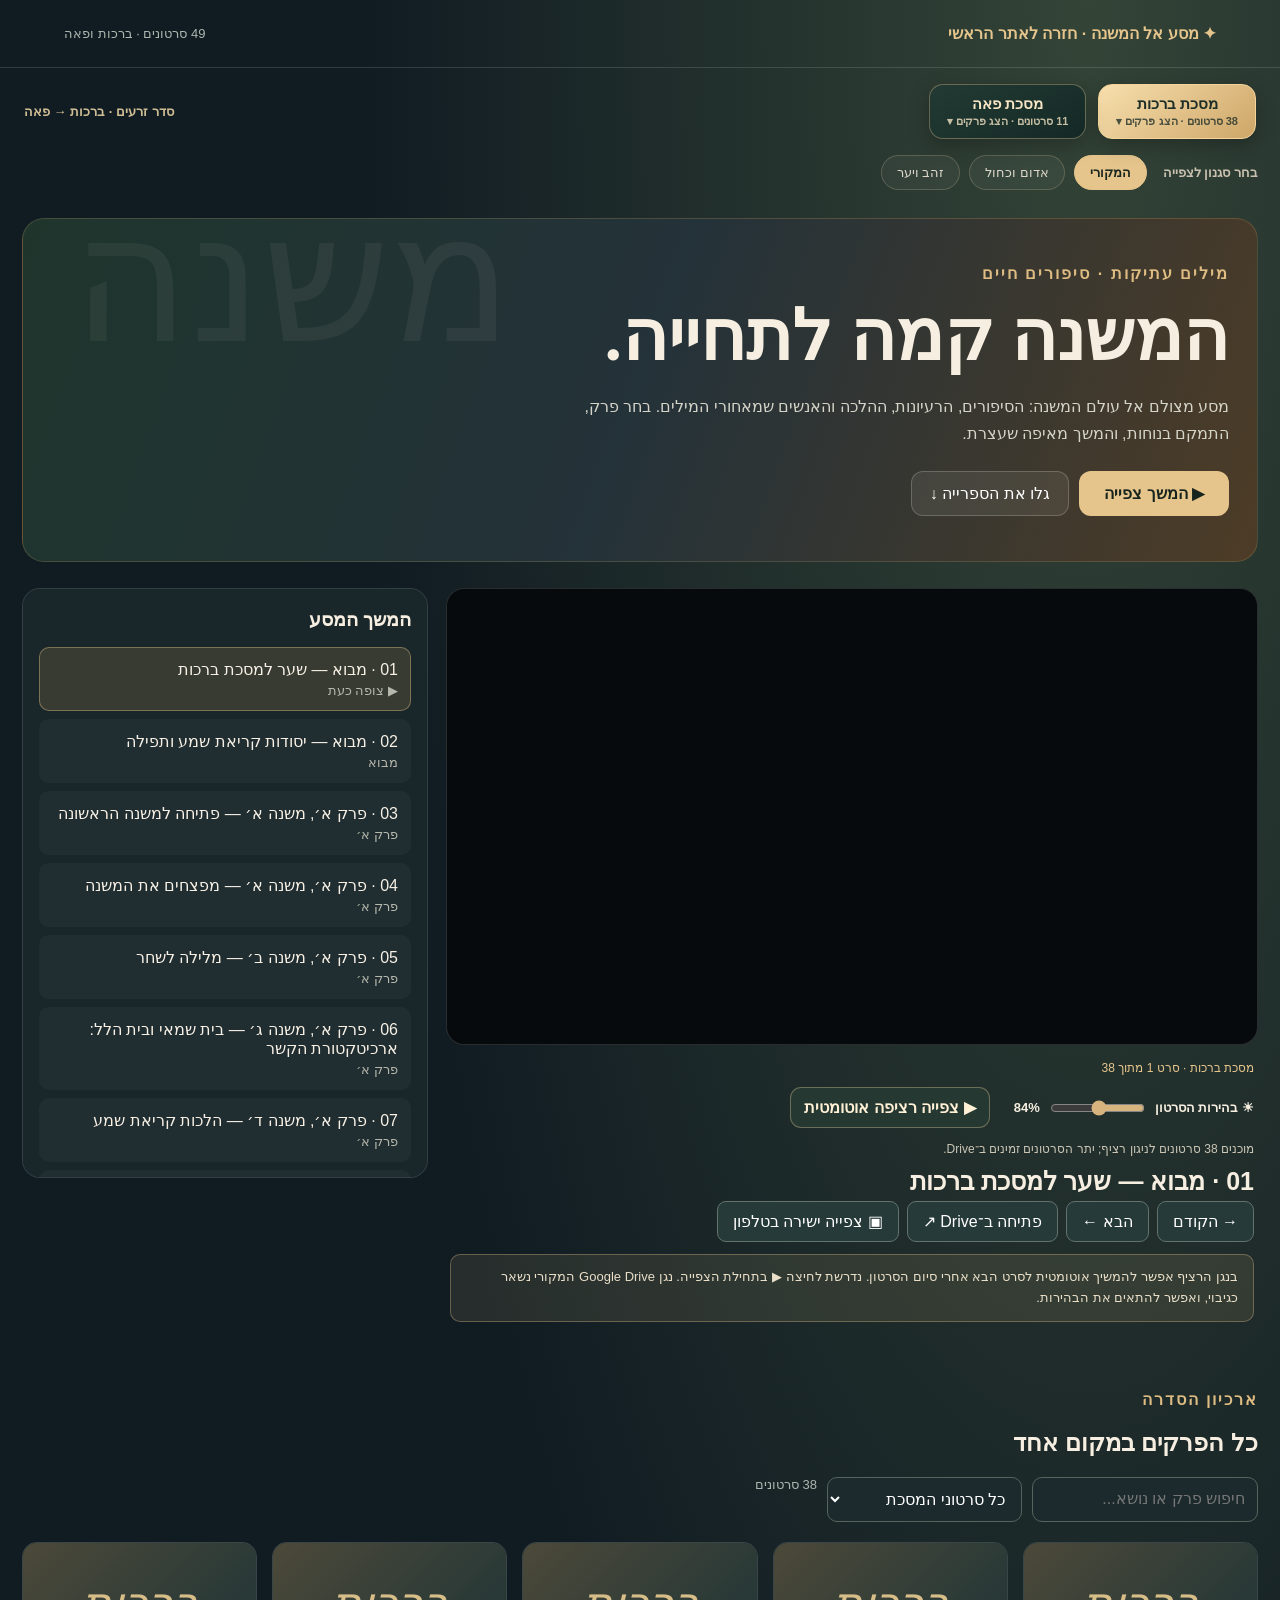
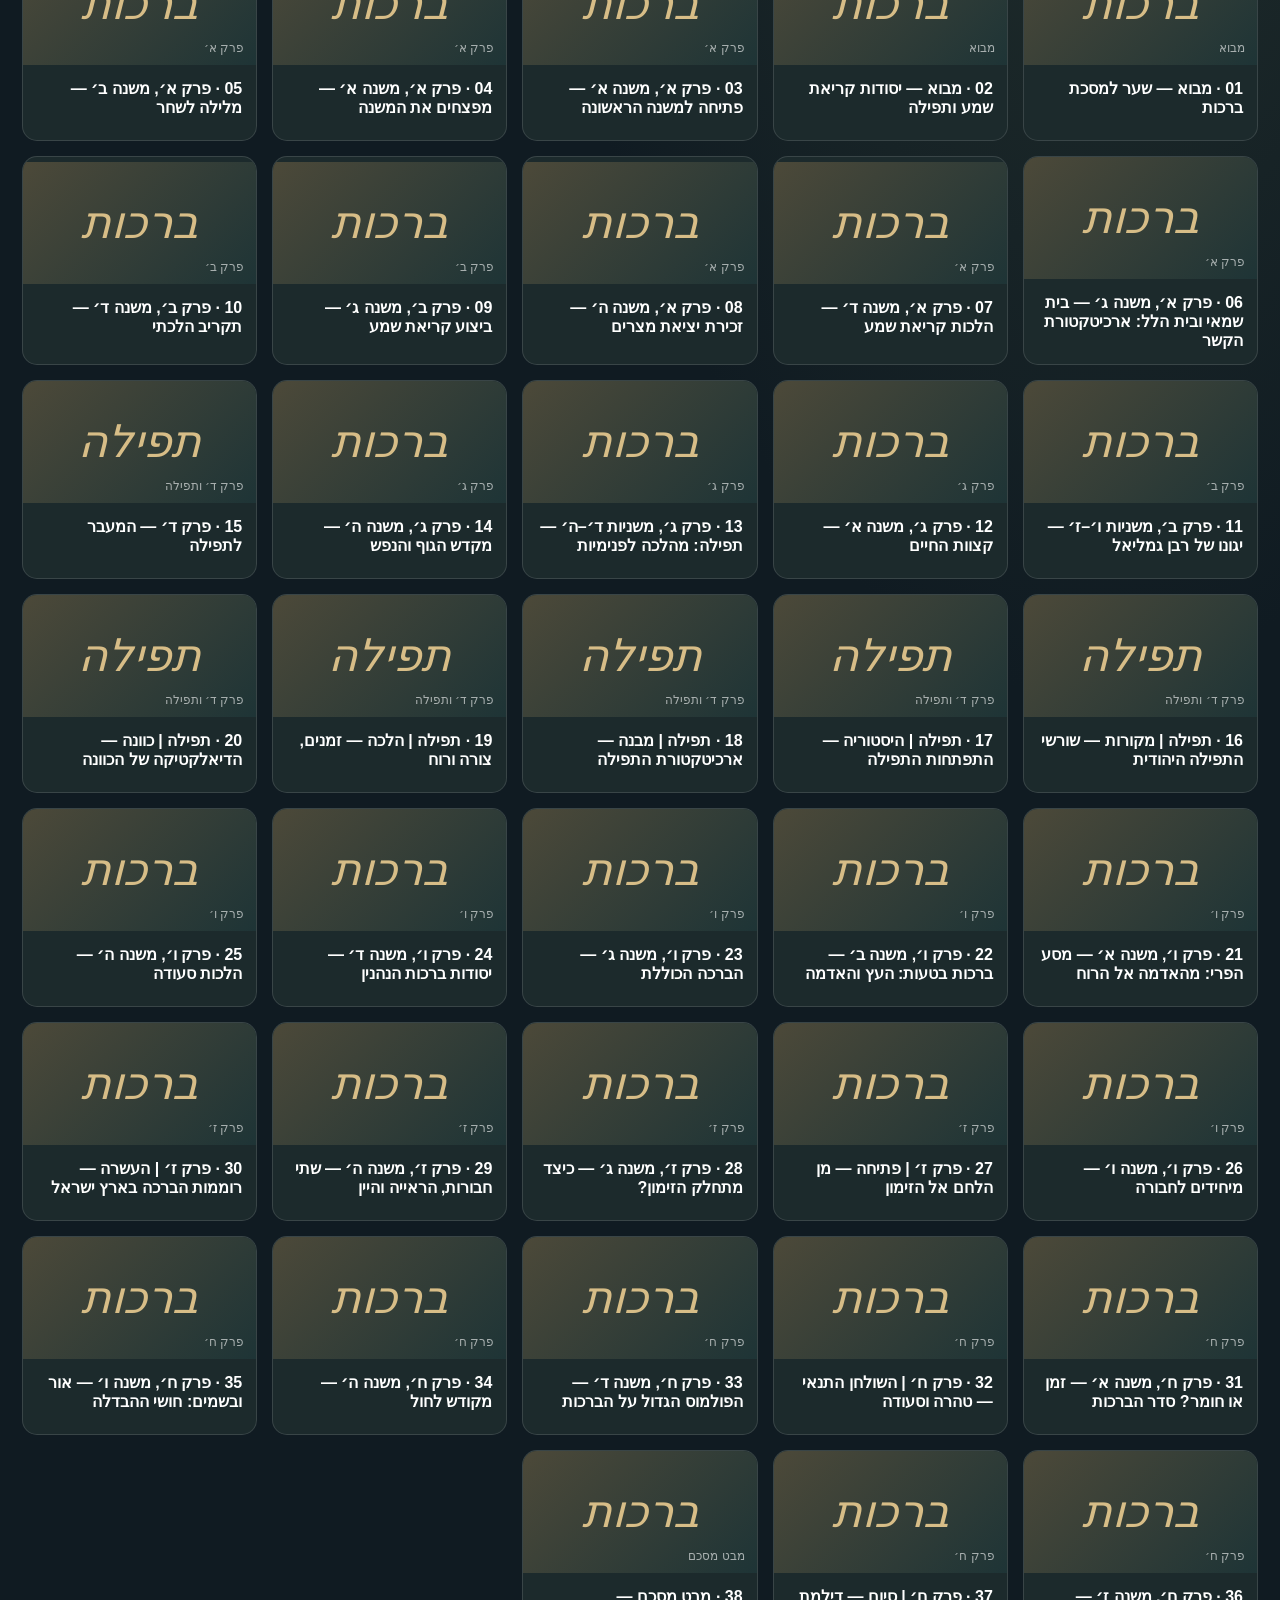
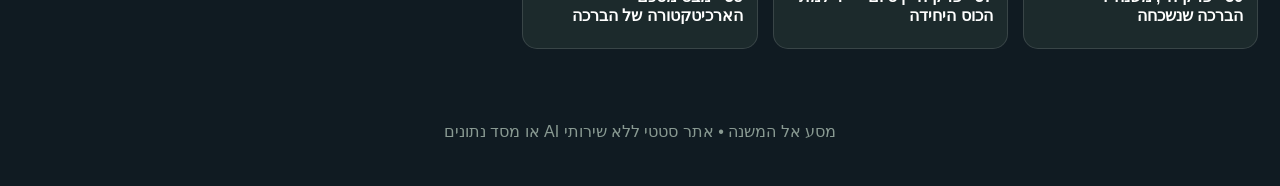
<file: mishnah/films.html>
<!doctype html><html lang="he" dir="rtl"><meta charset="utf-8"><meta name="viewport" content="width=device-width,initial-scale=1"><meta name="theme-color" content="#101b22"><title>סרטי ברכות | מסע אל המשנה</title><style>:root{font-family:Arial,sans-serif;color:#f6eee0;background:#101b22}*{box-sizing:border-box}body{margin:0;background:radial-gradient(ellipse at 85% 0%,#344437 0%,#101b22 48%);min-height:100vh}header{padding:24px max(20px,5vw);display:flex;justify-content:space-between;align-items:center;border-bottom:1px solid #ffffff22}header b{color:#e5c58c;letter-spacing:1px}button,input,select{font:inherit}button{cursor:pointer}main{max-width:1350px;margin:auto;padding:28px 22px}.hero{padding:45px 28px;background:linear-gradient(110deg,#1e352c,#243239,#4d3c27);border:1px solid #b79a6440;border-radius:22px;margin-bottom:26px;position:relative;overflow:hidden}.hero:after{content:'משנה';position:absolute;left:4%;top:-45px;font-size:180px;opacity:.055;pointer-events:none}.eyebrow{color:#dfbc82;font-weight:bold;letter-spacing:2px}h1{font-size:clamp(35px,6vw,70px);margin:12px 0;font-family:Georgia,serif}p{line-height:1.7;color:#d4d4c8;max-width:690px}.gold{background:#e5c58c;color:#17231d;border:0;padding:13px 25px;border-radius:12px;font-weight:bold}.ghost{background:#ffffff12;color:white;border:1px solid #ffffff33;padding:12px 18px;border-radius:12px}.actions{display:flex;gap:10px;flex-wrap:wrap;margin-top:24px}.viewer{display:grid;grid-template-columns:minmax(0,2fr) minmax(280px,1fr);gap:18px;align-items:start}.viewer>div{min-width:0}.screen{background:#060a0c;border:1px solid #ffffff24;border-radius:18px;overflow:hidden;position:relative;direction:ltr;isolation:isolate;aspect-ratio:16/9;width:100%;max-width:100%;min-width:0}.screen iframe{position:absolute;top:0;left:0;right:auto;display:block;width:100%;height:100%;max-width:none;border:0;transform-origin:top left}.details{padding:16px 4px}.details h2{margin:5px 0;font-size:25px}.controls{display:flex;gap:8px;flex-wrap:wrap;align-items:center}.controls button{background:#263a39;color:white;border:1px solid #61736a;padding:10px 15px;border-radius:9px}.side{background:#19262a;border:1px solid #ffffff1d;border-radius:18px;padding:16px;max-height:590px;overflow:auto}.side h3{margin:4px 0 12px}.item{width:100%;text-align:right;padding:12px;margin:4px 0;border:1px solid transparent;border-radius:10px;background:#ffffff08;color:#f7f0e5}.item:hover,.item.active{background:#a78a5338;border-color:#e5c58c66}.item small{display:block;color:#b7b8ad;margin-top:4px}.library{margin-top:40px}.toolbar{display:flex;gap:10px;flex-wrap:wrap;margin:20px 0}.toolbar input,.toolbar select{background:#1c2a2d;color:#fff;border:1px solid #56645d;border-radius:10px;padding:12px;min-width:180px}.cards{display:grid;grid-template-columns:repeat(auto-fill,minmax(215px,1fr));gap:15px}.card{background:#1c2a2c;border:1px solid #ffffff20;border-radius:15px;overflow:hidden;text-align:right;color:white;padding:0;transition:transform .15s}.card:hover{transform:translateY(-3px);border-color:#d9ba83}.poster{height:122px;background:linear-gradient(135deg,#4c4939,#1e3436);display:flex;align-items:center;justify-content:center;position:relative}.poster span{font:italic 45px Georgia;color:#d7bd87}.poster em{position:absolute;bottom:10px;right:12px;font-size:12px;color:#fff9;font-style:normal}.card .txt{padding:14px;font-weight:bold;min-height:75px}.muted{font-size:13px;color:#adb7b0}.notice{padding:12px 15px;border:1px solid #e5c58c55;border-radius:10px;background:#c9ab7920;color:#e9dfc8;font-size:13px;line-height:1.6;margin:12px 0}.pill{color:#e5c58c;font-size:12px}footer{padding:45px;text-align:center;color:#899a92}@media(max-width:850px){.viewer{grid-template-columns:minmax(0,1fr)} .screen iframe{left:3px;width:960px;height:540px;transform:scale(var(--drive-fit-scale,.35));-webkit-transform:scale(var(--drive-fit-scale,.35))}.side{max-height:280px}.hero{padding:28px 20px}.hero:after{font-size:100px;top:20px}header{flex-wrap:wrap;gap:8px}}
.theme-switch{max-width:1350px;margin:16px auto 0;padding:0 22px;display:flex;align-items:center;gap:9px;flex-wrap:wrap;direction:rtl}
.theme-switch .theme-label{font-size:13px;color:#c9c0af;font-weight:650;margin-left:7px}
.theme-switch a{border:1px solid #ac9e8155;border-radius:999px;color:#ddd7ca;background:#ffffff0b;padding:9px 15px;font-size:13px;text-decoration:none;display:inline-flex;align-items:center;gap:6px;transition:background .2s,border-color .2s}
.theme-switch a:hover{background:#ffffff1c;border-color:#dcc18c}
.theme-switch a[aria-current="page"]{color:#1a271f;background:#e5c58c;border-color:#e5c58c;font-weight:800}
@media(max-width:600px){.theme-switch{margin-top:11px;padding:0 16px;gap:7px}.theme-switch .theme-label{width:100%}.theme-switch a{font-size:12px;padding:10px 11px}}

/* Film light is slightly reduced; the original Drive viewer remains available. */
.screen iframe,.screen video{filter:brightness(var(--film-brightness,.84))}
.screen video{position:absolute;inset:0;display:block;width:100%;height:100%;object-fit:contain;background:#05090c;direction:ltr}
.watch-options{display:flex;gap:12px;align-items:center;flex-wrap:wrap;padding:12px 0 3px}
.watch-options .brightness{display:flex;align-items:center;gap:8px;font-size:13px;font-weight:700;color:inherit}
.watch-options input[type=range]{width:95px;accent-color:#d7b47d;cursor:pointer}
.watch-options button{border:1px solid #aa9e7a88;border-radius:11px;padding:10px 13px;background:#253831;color:#fff0d6;cursor:pointer;font-weight:750}
.watch-options button[aria-pressed=true]{background:#d3b077;color:#172822;border-color:#e3c58e}
.watch-options output{min-width:38px;direction:ltr;display:inline-block;text-align:right;font-variant-numeric:tabular-nums}
#playerStatus{color:#cbc6b6;font-size:12px;line-height:1.6;width:100%;margin:0}
.screen video:focus-visible{outline:3px solid #dfc186;outline-offset:-4px}
@media(max-width:620px){.watch-options{align-items:stretch;gap:11px}.watch-options .brightness{width:100%;justify-content:space-between}.watch-options input[type=range]{flex:1;max-width:180px}.watch-options button{flex:1;padding:12px}.screen video{max-width:100%}}
#nativeMode:disabled{opacity:.55;cursor:not-allowed}</style><style id="tractate-ui">
.tractate-navigation{position:relative;z-index:35;display:flex;align-items:center;justify-content:space-between;flex-wrap:wrap;gap:12px;max-width:1450px;margin:16px auto 4px;padding:0 24px;color:#f6eddd}
.tractate-navigation .tractate-caption{font-size:13px;color:#cfbd94;font-weight:750;white-space:nowrap}
.tractate-links{display:flex;gap:12px;flex-wrap:wrap;align-items:center}
.tractate-unit{position:relative}
.tractate-main{min-width:154px;min-height:52px;border:1px solid #9e916e94;background:linear-gradient(150deg,#233a34,#142925);color:#f6e6c5;border-radius:14px;padding:10px 17px;font-size:15px;font-weight:850;text-align:center;box-shadow:0 6px 20px #0004;transition:background .2s,border-color .2s,transform .2s}
.tractate-main.active{color:#1c2d27;background:linear-gradient(140deg,#f7dfad,#cea668);border-color:#f4d49a}
.tractate-main:hover{border-color:#e8c58d;transform:translateY(-1px)}
.tractate-main .sub{display:block;font-size:11px;opacity:.78;font-weight:600;margin-top:2px}
.chapters-menu{display:none;position:absolute;top:calc(100% - 1px);right:0;z-index:100;min-width:255px;width:min(330px,85vw);max-height:min(70vh,520px);overflow-y:auto;padding:10px;background:#182b29;border:1px solid #bba477;border-radius:15px;box-shadow:0 16px 44px #000b}
.tractate-unit:hover .chapters-menu,.tractate-unit:focus-within .chapters-menu,.tractate-unit.open .chapters-menu{display:grid;gap:4px}
.chapters-menu button{display:flex;align-items:center;justify-content:space-between;gap:13px;width:100%;border:0;border-radius:9px;padding:10px 12px;background:transparent;color:#f6eddc;text-align:right;font-weight:730;font-size:14px}
.chapters-menu button:hover,.chapters-menu button:focus-visible{background:#3d5143;outline:2px solid #f5d9a0;outline-offset:-2px}
.chapters-menu small{color:#c3ae88;font-size:11px;white-space:nowrap}
.tractate-heading{font-weight:800;color:#d9bc8d;font-size:13px;padding:4px 10px 7px}
@media(max-width:620px){.tractate-navigation{padding:0 14px;align-items:stretch}.tractate-links{display:grid;grid-template-columns:repeat(2,minmax(0,1fr));width:100%}.tractate-main{width:100%;min-width:0;min-height:54px;padding:10px 5px;font-size:14px}.chapters-menu{width:min(310px,90vw)}.tractate-caption{display:none}}
@media(prefers-reduced-motion:reduce){.tractate-main{transition:none}}
</style><header><a href="/" style="color:#e5c58c;text-decoration:none;font-weight:bold">✦ מסע אל המשנה · חזרה לאתר הראשי</a><span class="muted"><span id="headerSummary">72 סרטונים · ברכות ופאה</span></span></header><nav class="tractate-navigation" aria-label="בחירת מסכת ופרקים"><div class="tractate-links" id="tractateNav"></div><span class="tractate-caption">סדר זרעים · ברכות → פאה</span></nav><nav class="theme-switch" aria-label="בחירת גרסת עיצוב"><span class="theme-label">בחר סגנון לצפייה</span><a href="./films.html" aria-current="page">המקורי</a><a href="./films-red-blue.html">אדום וכחול</a><a href="./films-gold.html">זהב ויער</a></nav><main><section class="hero"><div class="eyebrow">מילים עתיקות · סיפורים חיים</div><h1>המשנה קמה לתחייה.</h1><p>מסע מצולם אל עולם המשנה: הסיפורים, הרעיונות, ההלכה והאנשים שמאחורי המילים. בחר פרק, התמקם בנוחות, והמשך מאיפה שעצרת.</p><div class="actions"><button class="gold" id="resume">▶ המשך צפייה</button><button class="ghost" onclick="document.querySelector('.library').scrollIntoView({behavior:'smooth'})">גלו את הספרייה ↓</button></div></section><section class="viewer" id="watch"><div><div class="screen" id="screen"></div><div class="details"><div class="pill" id="counter"></div><div class="watch-options"><label class="brightness" for="filmBrightness">☀ בהירות הסרטון <input type="range" id="filmBrightness" min="65" max="105" value="84" step="1" aria-label="בהירות הסרטון"><output id="filmBrightnessValue" for="filmBrightness">84%</output></label><button type="button" id="nativeMode" aria-pressed="false" disabled>⌛ מכין נגן רציף</button><p id="playerStatus" role="status" aria-live="polite">בודקים זמינות של ניגון רציף.</p></div><h2 id="now"></h2><div class="controls"><button id="prev">→ הקודם</button><button id="next">הבא ←</button><button id="open">פתיחה ב־Drive ↗</button><button id="mobileWatch" aria-label="צפייה ישירה בנגן Google Drive בטלפון">▣ צפייה ישירה בטלפון</button></div><div class="notice">בנגן הרציף אפשר להמשיך אוטומטית לסרט הבא אחרי סיום הסרטון. נדרשת לחיצה ▶ בתחילת הצפייה. נגן Google Drive המקורי נשאר כגיבוי, ואפשר להתאים את הבהירות.</div></div></div><aside class="side"><h3>המשך המסע</h3><div id="queue"></div></aside></section><section class="library"><div class="eyebrow">ארכיון הסדרה</div><h2>כל הפרקים במקום אחד</h2><div class="toolbar"><input id="search" placeholder="חיפוש פרק או נושא..." aria-label="חיפוש"><select id="filter" aria-label="בחר פרק"><option value="all">כל סרטוני המסכת</option></select><span class="muted" id="count"></span></div><div class="cards" id="cards"></div></section></main><footer>מסע אל המשנה • אתר סטטי ללא שירותי AI או מסד נתונים</footer><script>const videos=[{"id":"1ijwpySle41xZVjTIv0XVwowJel46zigT","title":"01 · מבוא — שער למסכת ברכות","section":"intro","label":"מבוא","tractate":"berakhot"},{"id":"15OV-SK9BUIP5Nhmau21g7fvABvUrfPh-","title":"02 · מבוא — יסודות קריאת שמע ותפילה","section":"intro","label":"מבוא","tractate":"berakhot"},{"id":"155uZxJeCShm_33gdPD25x15tfcXWYyja","title":"03 · פרק א׳, משנה א׳ — פתיחה למשנה הראשונה","section":"a","label":"פרק א׳","tractate":"berakhot"},{"id":"1nFi0IKF8I20xlXf1-K2x5EepBIOUqA6Y","title":"04 · פרק א׳, משנה א׳ — מפצחים את המשנה","section":"a","label":"פרק א׳","tractate":"berakhot"},{"id":"1RMQKxV3OyxkwbqoolP5ILp_DnFL75h6h","title":"05 · פרק א׳, משנה ב׳ — מלילה לשחר","section":"a","label":"פרק א׳","tractate":"berakhot"},{"id":"1ySfMm-V95uk2TgIPZJKlKhsNRc3dzP1e","title":"06 · פרק א׳, משנה ג׳ — בית שמאי ובית הלל: ארכיטקטורת הקשר","section":"a","label":"פרק א׳","tractate":"berakhot"},{"id":"1c-59tbjaTLPDo_Au4PgSLS93b1ugkcd6","title":"07 · פרק א׳, משנה ד׳ — הלכות קריאת שמע","section":"a","label":"פרק א׳","tractate":"berakhot"},{"id":"17braP419oH4wvcxkSU_XRmfK5XuuI8kj","title":"08 · פרק א׳, משנה ה׳ — זכירת יציאת מצרים","section":"a","label":"פרק א׳","tractate":"berakhot"},{"id":"1KQjLLZUP-lHi1YO51slBYQV4AAqjrhah","title":"09 · פרק ב׳, משנה ג׳ — ביצוע קריאת שמע","section":"b","label":"פרק ב׳","tractate":"berakhot"},{"id":"1O96H3Myl6c2W8jy9VH8XqoXy93fRDQqF","title":"10 · פרק ב׳, משנה ד׳ — תקריב הלכתי","section":"b","label":"פרק ב׳","tractate":"berakhot"},{"id":"1kmMsKgMBGSniTL9bWcH_2MJf_cG70D4c","title":"11 · פרק ב׳, משניות ו׳–ז׳ — יגונו של רבן גמליאל","section":"b","label":"פרק ב׳","tractate":"berakhot"},{"id":"194FlQbSPJcJ27vTf9gSwDRh0FF7h4eL6","title":"12 · פרק ג׳, משנה א׳ — קצוות החיים","section":"c","label":"פרק ג׳","tractate":"berakhot"},{"id":"1ajZ_TOMgLOdJ6F0IbLWIqCeo34YqxM1o","title":"13 · פרק ג׳, משניות ד׳–ה׳ — תפילה: מהלכה לפנימיות","section":"c","label":"פרק ג׳","tractate":"berakhot"},{"id":"1ID3BW7xB453iykuYAxtGTGbpLznxTQsQ","title":"14 · פרק ג׳, משנה ה׳ — מקדש הגוף והנפש","section":"c","label":"פרק ג׳","tractate":"berakhot"},{"id":"1GLbg81z_PC8jpq3Kpv5OFtbxHZXYGgtT","title":"15 · פרק ד׳ — המעבר לתפילה","section":"prayer","label":"פרק ד׳ ותפילה","tractate":"berakhot"},{"id":"1_6cuKyCgzN6EGN8MT3K4xZGFjIycT735","title":"16 · תפילה | מקורות — שורשי התפילה היהודית","section":"prayer","label":"פרק ד׳ ותפילה","tractate":"berakhot"},{"id":"1P9I-ANlGNKqm1FYsX_L5J70-vfAufU_k","title":"17 · תפילה | היסטוריה — התפתחות התפילה","section":"prayer","label":"פרק ד׳ ותפילה","tractate":"berakhot"},{"id":"1all76cV0sZ_5j4bG6XwDEQOMFUYQH2ia","title":"18 · תפילה | מבנה — ארכיטקטורת התפילה","section":"prayer","label":"פרק ד׳ ותפילה","tractate":"berakhot"},{"id":"1HMD4nbafGGaFC9spLzUQW2NCfVDItdTu","title":"19 · תפילה | הלכה — זמנים, צורה ורוח","section":"prayer","label":"פרק ד׳ ותפילה","tractate":"berakhot"},{"id":"1AHDWa337g1a8rfIm3TiTqwlgSqTDhNnN","title":"20 · תפילה | כוונה — הדיאלקטיקה של הכוונה","section":"prayer","label":"פרק ד׳ ותפילה","tractate":"berakhot"},{"id":"1LTg6ZnuHQEfmqS835jj1-gAjA-jBH58d","title":"21 · פרק ו׳, משנה א׳ — מסע הפרי: מהאדמה אל הרוח","section":"f","label":"פרק ו׳","tractate":"berakhot"},{"id":"1A_Ox9oR8Z5YdvUPgzxekRBDHayigvVmW","title":"22 · פרק ו׳, משנה ב׳ — ברכות בטעות: העץ והאדמה","section":"f","label":"פרק ו׳","tractate":"berakhot"},{"id":"1gcJpwiwRK72zeHyWrsKJeD8sRia6EwNE","title":"23 · פרק ו׳, משנה ג׳ — הברכה הכוללת","section":"f","label":"פרק ו׳","tractate":"berakhot"},{"id":"1WRSBNzfo6bfp0QwyBiCeSxoRgCHM8ZWB","title":"24 · פרק ו׳, משנה ד׳ — יסודות ברכות הנהנין","section":"f","label":"פרק ו׳","tractate":"berakhot"},{"id":"1o4cOH1XqKfCSoyYSICTM5JRj1Gg8Asp6","title":"25 · פרק ו׳, משנה ה׳ — הלכות סעודה","section":"f","label":"פרק ו׳","tractate":"berakhot"},{"id":"1INPIRaA3M6NCc1VqgtufDQT_qQky0niT","title":"26 · פרק ו׳, משנה ו׳ — מיחידים לחבורה","section":"f","label":"פרק ו׳","tractate":"berakhot"},{"id":"1nkMF_74aZiqghElgY3vSYCClHh_chWlN","title":"27 · פרק ז׳ | פתיחה — מן הלחם אל הזימון","section":"g","label":"פרק ז׳","tractate":"berakhot"},{"id":"1toQeuX-HALXrIKRbf8Mzbw_Oo96iTir0","title":"28 · פרק ז׳, משנה ג׳ — כיצד מתחלק הזימון?","section":"g","label":"פרק ז׳","tractate":"berakhot"},{"id":"1d2Q1RZbd89NxJeVlG_-AqBKUxmni5cmX","title":"29 · פרק ז׳, משנה ה׳ — שתי חבורות, הראייה והיין","section":"g","label":"פרק ז׳","tractate":"berakhot"},{"id":"1g88R5cllx7kImSiTZeULLLRPqNEmZazX","title":"30 · פרק ז׳ | העשרה — רוממות הברכה בארץ ישראל","section":"g","label":"פרק ז׳","tractate":"berakhot"},{"id":"1Pb4CIOcZLVplyArxb513kikMP4ZN1DZ_","title":"31 · פרק ח׳, משנה א׳ — זמן או חומר? סדר הברכות","section":"h","label":"פרק ח׳","tractate":"berakhot"},{"id":"1Xea8ij9wgmLh9KENucThRnTfRJPrn0iq","title":"32 · פרק ח׳ | השולחן התנאי — טהרה וסעודה","section":"h","label":"פרק ח׳","tractate":"berakhot"},{"id":"19gSjowpSd0uYMmrE9IVE8plR70O5eo7T","title":"33 · פרק ח׳, משנה ד׳ — הפולמוס הגדול על הברכות","section":"h","label":"פרק ח׳","tractate":"berakhot"},{"id":"1eOYGKGk3IGgODZWApjp-iZLb_0vZ31k_","title":"34 · פרק ח׳, משנה ה׳ — מקודש לחול","section":"h","label":"פרק ח׳","tractate":"berakhot"},{"id":"1A32NWGDxGBF6VHPa3JT4cXcFGJPRj5WP","title":"35 · פרק ח׳, משנה ו׳ — אור ובשמים: חושי ההבדלה","section":"h","label":"פרק ח׳","tractate":"berakhot"},{"id":"1jLlCsKCV5TJrlgov1ow3UmzKMj3IAtKk","title":"36 · פרק ח׳, משנה ז׳ — הברכה שנשכחה","section":"h","label":"פרק ח׳","tractate":"berakhot"},{"id":"1pdBa8Lpg3rEKb7enP_skQ4h8NnmgE3Gm","title":"37 · פרק ח׳ | סיום — דילמת הכוס היחידה","section":"h","label":"פרק ח׳","tractate":"berakhot"},{"id":"1APkq7x1rarE1EFLQPdNVfyMv6UXmESFV","title":"38 · מבט מסכם — הארכיטקטורה של הברכה","section":"extra","label":"מבט מסכם","tractate":"berakhot"},{"id":"1Zc7Jhzqx1R33MDFmaB4lG0dBFJfrZ6wS","title":"01 · יסודות מצוות הפאה","section":"p-intro","label":"מבוא","tractate":"peah"},{"id":"1tc91HJHM2P40e0yVPI2NhGZUwAqh2ct7","title":"02 · חקלאות עתיקה — אידיאל ומציאות","section":"p-intro","label":"מבוא","tractate":"peah"},{"id":"1GS1L_ueraSPEwWQMPNEqZFBf-hJfKsAI","title":"03 · כלכלת החסד — משנה פאה","section":"p-intro","label":"מבוא","tractate":"peah"},{"id":"1RjKqNuaTuihq36hQ9j0Uw8tF1-tmS9IV","title":"04 · פרק א׳, משניות א׳–ד׳ — הלכות הקציר | סקירה","section":"p-a","label":"פרק א׳","tractate":"peah"},{"id":"1d0g0WSOYHEOBxh4NGGkqvMVQ0u7_QJUN","title":"05 · פרק א׳, משנה ב׳ — מצוות פאה","section":"p-a","label":"פרק א׳","tractate":"peah"},{"id":"1PZoIc-Jvo7-Y9Ka2FpGRYC-lcYCqCtQ-","title":"06 · פרק א׳, משנה ו׳ — מבט לעומק","section":"p-a","label":"פרק א׳","tractate":"peah"},{"id":"1jE37VCEdeyO0GyJUvV3gUkbHxM3sj7y3","title":"07 · פרק ב׳ — נוטל מאמצע השדה","section":"p-b","label":"פרק ב׳","tractate":"peah"},{"id":"1p-OD5eD7pIW811V5sCBZhhW3IXjTe9sE","title":"08 · פרק ב׳, משנה ה׳ — כלאים וגבולות הנתינה","section":"p-b","label":"פרק ב׳","tractate":"peah"},{"id":"1hBfhjUe6AjIuSw3cQSYU48dWs_r1A7sk","title":"09 · פרק ב׳, משניות ז׳–ח׳ — שדה שנפגעה וקציר חלקי","section":"p-b","label":"פרק ב׳","tractate":"peah"},{"id":"1aj7irFaYRWsRzI1_4Tg_J3wnQrBJF-g-","title":"10 · פרק ג׳ — מלבנות תבואה","section":"p-c","label":"פרק ג׳","tractate":"peah"},{"id":"1wVEp0zrhMrZ05L_lMx8E-0XZqBluhRhZ","title":"11 · העשרה מסכמת — מסע הקציר: מהשדה אל הנפש","section":"p-extra","label":"העשרה וסיכום","tractate":"peah"}];const savedId=localStorage.getItem('mishnah-current-id');
let current=savedId?Math.max(0,videos.findIndex(function(v){return v.id===savedId})):Math.max(0,Math.min(videos.length-1,Number(localStorage.getItem('mishnah-current')||0)));
const $=function(s){return document.querySelector(s)};
let activeTractate=videos[current].tractate||'berakhot';
const tractateNames={berakhot:'ברכות',peah:'פאה'};
const chapterOptions={
 berakhot:[['intro','מבוא'],['a','פרק א׳'],['b','פרק ב׳'],['c','פרק ג׳'],['prayer','פרקים ד׳–ה׳ · תפילה'],['f','פרק ו׳'],['g','פרק ז׳'],['h','פרק ח׳'],['extra','העשרה וסיכומים']],
 peah:[['p-intro','מבוא ועקרונות'],['p-a','פרק א׳'],['p-b','פרק ב׳'],['p-c','פרק ג׳'],['p-extra','העשרה']]
};
let lastOptionsFor='';
function scopeFilms(name){return videos.filter(function(v){return v.tractate===(name||activeTractate)})}
function chapterCount(name,section){return videos.filter(function(v){return v.tractate===name&&v.section===section}).length}
function syncTractateUI(){
 const nav=document.getElementById('tractateNav');
 if(!nav)return;
 const scoped=scopeFilms();
 if(lastOptionsFor!==activeTractate){
   const select=$('#filter');select.replaceChildren();
   [['all','כל סרטוני המסכת']].concat(chapterOptions[activeTractate]).forEach(function(pair){
     const opt=document.createElement('option');opt.value=pair[0];opt.textContent=pair[1];select.append(opt);
   });
   lastOptionsFor=activeTractate;
 }
 nav.querySelectorAll('.tractate-main').forEach(function(button){
   const on=button.dataset.tractate===activeTractate;
   button.classList.toggle('active',on);
   button.setAttribute('aria-current',on?'page':'false');
 });
 const header=document.getElementById('headerSummary');if(header)header.textContent=videos.length+' סרטונים · ברכות ופאה';
 const stat=document.getElementById('statTractate');if(stat)stat.textContent=tractateNames[activeTractate];
 const total=document.getElementById('totalFilms');if(total)total.textContent=String(videos.length);
}
function navigateToTractate(name,section){
 const selected=section||'all';
 const idx=videos.findIndex(function(v){return v.tractate===name&&(selected==='all'||v.section===selected)});
 if(idx<0)return;
 choose(idx,false);$('#search').value='';$('#filter').value=selected;renderCards();
 document.querySelectorAll('.tractate-unit.open').forEach(function(el){el.classList.remove('open');el.querySelector('.tractate-main').setAttribute('aria-expanded','false')});
 const destination=document.querySelector('.library');if(destination)destination.scrollIntoView({behavior:'smooth',block:'start'});
}
function setupTractateNavigation(){
 const nav=document.getElementById('tractateNav');if(!nav)return;
 nav.replaceChildren();
 [['berakhot','מסכת ברכות'],['peah','מסכת פאה']].forEach(function(info){
  const name=info[0],unit=document.createElement('div');unit.className='tractate-unit';
  const trigger=document.createElement('button');trigger.type='button';trigger.className='tractate-main';trigger.dataset.tractate=name;
  trigger.setAttribute('aria-haspopup','true');trigger.setAttribute('aria-expanded','false');
  trigger.append(document.createTextNode(info[1]));
  const sub=document.createElement('span');sub.className='sub';sub.textContent=scopeFilms(name).length+' סרטונים · הצג פרקים ▾';trigger.append(sub);
  const menu=document.createElement('div');menu.className='chapters-menu';menu.setAttribute('aria-label','פרקי '+info[1]);
  const heading=document.createElement('div');heading.className='tractate-heading';heading.textContent=info[1];menu.append(heading);
  [['all','כל פרקי המסכת']].concat(chapterOptions[name]).forEach(function(pair){
    const count=pair[0]==='all'?scopeFilms(name).length:chapterCount(name,pair[0]);if(!count)return;
    const item=document.createElement('button');item.type='button';item.textContent=pair[1];
    const small=document.createElement('small');small.textContent=count+' סרטונים';item.append(small);
    item.onclick=function(ev){ev.stopPropagation();navigateToTractate(name,pair[0])};menu.append(item);
  });
  trigger.onclick=function(){
    const wasOpen=unit.classList.contains('open');
    nav.querySelectorAll('.tractate-unit').forEach(function(x){x.classList.remove('open');x.querySelector('.tractate-main').setAttribute('aria-expanded','false')});
    if(!wasOpen){unit.classList.add('open');trigger.setAttribute('aria-expanded','true')}
    if(activeTractate!==name){const idx=videos.findIndex(function(v){return v.tractate===name});if(idx>=0){choose(idx,false);$('#search').value='';$('#filter').value='all';renderCards()}unit.classList.add('open');trigger.setAttribute('aria-expanded','true')}
  };
  unit.append(trigger,menu);nav.append(unit);
 });
 document.addEventListener('pointerdown',function(ev){
   if(!nav.contains(ev.target))nav.querySelectorAll('.tractate-unit').forEach(function(unit){unit.classList.remove('open');unit.querySelector('.tractate-main').setAttribute('aria-expanded','false')});
 });
 syncTractateUI();
}
function adjacentInTractate(delta){
 const idx=current+delta;
 return idx>=0&&idx<videos.length&&videos[idx].tractate===videos[current].tractate?idx:current;
}

let playerMode='drive';
let nativeLoadTimeout=null;
let loadVersion=0;
let nativeTrial=0;
let nativeAutostart=false;
let brightness=Math.max(65,Math.min(105,Number(localStorage.getItem('mishnah-film-brightness')||84)));
function saveCurrent(){
  localStorage.setItem('mishnah-current',String(current));
  localStorage.setItem('mishnah-current-id',videos[current].id);
}
function status(text){$('#playerStatus').textContent=text;}
function applyBrightness(percent){
  brightness=Math.max(65,Math.min(105,Number(percent)||84));
  $('#screen').style.setProperty('--film-brightness',String(brightness/100));
  $('#filmBrightness').value=String(brightness);
  $('#filmBrightnessValue').textContent=String(brightness)+'%';
  localStorage.setItem('mishnah-film-brightness',String(brightness));
}
function fitMobilePlayer(){
  const box=$('#screen');if(!box)return;
  if(window.matchMedia('(max-width:850px)').matches){
    box.style.setProperty('--drive-fit-scale',String(Math.max(.1,box.clientWidth-3)/960));
  }else box.style.removeProperty('--drive-fit-scale');
}
if('ResizeObserver' in window){new ResizeObserver(fitMobilePlayer).observe($('#screen'));}
window.addEventListener('resize',fitMobilePlayer,{passive:true});
window.addEventListener('orientationchange',fitMobilePlayer);
function driveLink(id){return 'https://drive.google.com/file/d/'+encodeURIComponent(id)+'/view'}
function rawLink(id){return 'https://drive.google.com/uc?export=download&id='+encodeURIComponent(id)}
function alternateRawLink(id){return 'https://drive.usercontent.google.com/download?id='+encodeURIComponent(id)+'&export=download&confirm=t'}
function cancelLoadTimer(){if(nativeLoadTimeout!==null){clearTimeout(nativeLoadTimeout);nativeLoadTimeout=null;}}
function setModeButton(){
  $('#nativeMode').setAttribute('aria-pressed',String(playerMode==='native'));
  $('#nativeMode').textContent=playerMode==='native'?'↩ חזרה לנגן היציב':'▶ נסה מצב צפייה רציפה';
}
function nativeFailed(){
  if(playerMode!=='native')return;
  playerMode='drive';
  cancelLoadTimer();
  localStorage.setItem('mishnah-player-mode','drive');
  setModeButton();
  choose(current,false);
  status('Google Drive לא אפשר ניגון ישיר. חזרנו אוטומטית לנגן היציב. אפשר להמשיך לצפות כאן.');
}
function armNativeTimeout(video){
  cancelLoadTimer();
  const check=++loadVersion;
  nativeLoadTimeout=setTimeout(function(){
    if(playerMode==='native'&&check===loadVersion&&$('#screen video')===video&&video.readyState<1)tryAlternate(video);
  },13500);
}
function tryAlternate(video){
  if(playerMode!=='native')return;
  if(nativeTrial>0){nativeFailed();return;}
  nativeTrial=1;
  video.src=alternateRawLink(videos[current].id);
  video.load();
  armNativeTimeout(video);
  status('בודקים קישור ישיר נוסף. אם גם הוא לא יתמוך בניגון, נחזור לבד לנגן Drive.');
  if(nativeAutostart)attemptPlay(video);
}
function attemptPlay(video){
  try{
    const promise=video.play();
    if(promise&&typeof promise.catch==='function'){
      promise.catch(function(){
        if(playerMode==='native'&&$('#screen video')===video){
          status('הסרטון נטען. אם הדפדפן חוסם הפעלה אוטומטית עם קול, לחצו ▶ בתוך הנגן פעם אחת.');
        }
      });
    }
  }catch(e){
    status('אם ההפעלה נעצרה, לחצו ▶ בתוך הנגן.');
  }
}
function showNative(id,autostart){
  let video=$('#screen video');
  if(!video){
    $('#screen').replaceChildren();
    video=document.createElement('video');
    video.controls=true;
    video.playsInline=true;
    video.preload='metadata';
    video.setAttribute('playsinline','');
    video.setAttribute('aria-label','נגן וידאו רציף');
    video.addEventListener('loadedmetadata',function(){
      cancelLoadTimer();
      if(playerMode==='native')status('הנגן הרציף מחובר. בתום הסרטון הוא ינסה להפעיל את הפרק הבא.');
    });
    video.addEventListener('error',function(){tryAlternate(video)});
    video.addEventListener('ended',function(){
      if(playerMode!=='native')return;
      if(current+1<videos.length&&videos[current+1].tractate===videos[current].tractate){
        choose(current+1,true);
        status('הסרטון הסתיים — עוברים לפרק '+String(current+1)+' מתוך '+videos.length+'.');
      }else{
        status('סיימת את כל '+videos.length+' הסרטונים! אפשר לבחור פרק נוסף מהספרייה.');
      }
    });
    $('#screen').append(video);
  }
  nativeTrial=0;
  nativeAutostart=!!autostart;
  armNativeTimeout(video);
  video.src=rawLink(id);
  video.load();
  if(autostart)attemptPlay(video);
}
function choose(i,autostart){
  if(!Number.isFinite(Number(i)))return;
  current=Math.max(0,Math.min(videos.length-1,Number(i)));
  const v=videos[current];
  activeTractate=v.tractate;
  if(activeTractate==='peah'&&playerMode==='native')playerMode='drive';
  syncTractateUI();
  saveCurrent();
  if(playerMode==='native'){
    showNative(v.id,!!autostart);
  }else{
    cancelLoadTimer();
    $('#screen').replaceChildren();
    const frame=document.createElement('iframe');
    frame.src='https://drive.google.com/file/d/'+encodeURIComponent(v.id)+'/preview';
    frame.title=v.title;
    frame.allow='autoplay; fullscreen; picture-in-picture';
    frame.allowFullscreen=true;
    frame.referrerPolicy='strict-origin-when-cross-origin';
    frame.setAttribute('scrolling','no');
    $('#screen').append(frame);
  }
  fitMobilePlayer();
  $('#now').textContent=v.title;
  $('#counter').textContent='מסכת '+tractateNames[activeTractate]+' · סרט '+(scopeFilms().findIndex(function(x){return x.id===v.id})+1)+' מתוך '+scopeFilms().length;
  $('#open').onclick=function(){window.open(driveLink(v.id),'_blank','noopener')};
  $('#mobileWatch').onclick=function(){window.open(driveLink(v.id),'_blank','noopener')};
  renderQueue();
  setModeButton();
}
function renderQueue(){
  const q=$('#queue');q.replaceChildren();
  videos.forEach(function(v,i){
    if(v.tractate!==activeTractate)return;
    const b=document.createElement('button');b.className='item'+(i===current?' active':'');
    b.textContent=v.title;
    const small=document.createElement('small');small.textContent=i===current?'▶ צופה כעת':v.label;
    b.append(small);
    b.onclick=function(){choose(i,true)};
    q.append(b);
  });
}
function renderCards(){
  const query=$('#search').value.trim(),filter=$('#filter').value;
  const list=videos.map(function(v,i){return Object.assign({},v,{i:i})})
    .filter(function(v){return v.tractate===activeTractate&&(filter==='all'||v.section===filter)&&(v.title.includes(query)||tractateNames[v.tractate].includes(query))});
  $('#count').textContent=String(list.length)+' סרטונים';
  const box=$('#cards');box.replaceChildren();
  list.forEach(function(v){
    const b=document.createElement('button');b.className='card';
    const art=document.createElement('div');art.className='poster';
    const span=document.createElement('span');span.textContent=v.tractate==='peah'?'פאה':v.section==='prayer'?'תפילה':'ברכות';
    const em=document.createElement('em');em.textContent=v.label;
    if(document.querySelector('.film-no')||document.querySelector('.statbar')){
      const number=document.createElement('b');number.className='film-no';number.textContent=String(videos.slice(0,v.i+1).filter(function(x){return x.tractate===activeTractate}).length).padStart(2,'0');
      art.append(span,em,number);
    }else art.append(span,em);
    const title=document.createElement('div');title.className='txt';title.textContent=v.title;
    b.append(art,title);
    b.onclick=function(){choose(v.i,false);$('#watch').scrollIntoView({behavior:'smooth'})};
    box.append(b);
  });
}
$('#prev').onclick=function(){choose(adjacentInTractate(-1),true)};
$('#next').onclick=function(){choose(adjacentInTractate(1),true)};
$('#resume').onclick=function(){$('#watch').scrollIntoView({behavior:'smooth'});choose(current,true)};
$('#filmBrightness').oninput=function(){applyBrightness($('#filmBrightness').value)};
$('#nativeMode').onclick=function(){
  if(playerMode==='native'){
    playerMode='drive';localStorage.setItem('mishnah-player-mode','drive');setModeButton();
    choose(current,false);status('חזרת לנגן Google Drive היציב; מעבר לפרק הבא בלחיצה.');
  }else{
    playerMode='native';localStorage.setItem('mishnah-player-mode','native');setModeButton();
    status('בודקים אם Google Drive מאפשר ניגון ישיר. אם לא, הנגן היציב יחזור לבד.');
    choose(current,true);
  }
};
$('#search').oninput=renderCards;
$('#filter').onchange=renderCards;
document.addEventListener('keydown',function(e){
  if(e.target&&e.target.matches('input,select,textarea,button,video'))return;
  if(e.key==='ArrowLeft')choose(current+1,false);
  if(e.key==='ArrowRight')choose(current-1,false);
});
setupTractateNavigation();
const requestedParams=new URLSearchParams(window.location.search);
const requestedTractate=requestedParams.get('tractate');
const requestedChapter=requestedParams.get('chapter');
if(Object.prototype.hasOwnProperty.call(chapterOptions,requestedTractate)){
 const wanted=chapterOptions[requestedTractate].some(function(v){return v[0]===requestedChapter})?requestedChapter:'all';
 navigateToTractate(requestedTractate,wanted);
}
applyBrightness(brightness);
if(false){
  playerMode='native';
  status('מצב רציף ניסיוני מופעל. אם התוכן לא נטען נחליף לנגן היציב.');
}
setModeButton();
choose(current,false);
renderCards();</script><script id="mishnah-reliable-playlist">
(function(){
  'use strict';
  const nativeMedia=new Map();
  const preferenceKey='mishnah-autoplay-choice-v2';
  let timeoutVersion=0;
  function setStatus(s){status(s);}
  function fallback(s){
    playerMode='drive';setModeButton();choose(current,false);
    setStatus(s||'הסרטון לא נטען בנגן הרציף, וחזרנו לנגן Drive.');
  }
  setModeButton=function(){
    const b=$('#nativeMode');
    b.disabled=!nativeMedia.has(videos[current].id);
    b.setAttribute('aria-pressed',String(playerMode==='native'));
    b.textContent=b.disabled?'נגן Drive — לסרט זה':playerMode==='native'?'↩ נגן Drive':'▶ צפייה רציפה אוטומטית';
  };
  showNative=function(id,auto){
    const media=nativeMedia.get(id);
    if(!media){fallback('קובץ הסרטון עדיין לא מוכן לניגון רציף; ממשיכים ב־Drive.');return;}
    const host=$('#screen');
    let video=host.querySelector('video[data-native-library]');
    if(!video){
      host.replaceChildren();
      video=document.createElement('video');
      video.dataset.nativeLibrary='1';
      video.controls=true;video.playsInline=true;video.preload='metadata';
      video.setAttribute('playsinline','');
      video.setAttribute('aria-label','נגן המשנה עם מעבר אוטומטי בין הסרטונים');
      video.addEventListener('ended',function(){
        if(playerMode!=='native')return;
        if(current+1<videos.length&&videos[current+1].tractate===videos[current].tractate){
          choose(current+1,true);
          setStatus('הסרטון הסתיים, ממשיכים לסרט '+(current+1)+' מתוך '+videos.length+'.');
        }else setStatus('סיימת את כל סרטוני הסדרה!');
      });
      video.addEventListener('error',function(){
        if(playerMode==='native'&&host.querySelector('video[data-native-library]')===video){
          fallback('שגיאת טעינה בסרטון הרציף. החזרנו את נגן Drive היציב.');
        }
      });
      video.addEventListener('loadedmetadata',function(){
        if(playerMode==='native')setStatus('הנגן מוכן. לחץ ▶ פעם אחת; בהמשך נעבור לסרט הבא בסיום.');
      });
      host.append(video);
    }
    const currentToken=++timeoutVersion;
    video.src=media.url;
    video.load();
    if(auto)attemptPlay(video);
    setTimeout(function(){
      if(timeoutVersion===currentToken&&playerMode==='native'&&host.querySelector('video[data-native-library]')===video&&video.readyState===0){
        fallback('הנגן הרציף לא הצליח להיטען; חזרנו ל־Drive.');
      }
    },20000);
  };
  $('#nativeMode').onclick=function(){
    if(!nativeMedia.size)return;
    playerMode=playerMode==='native'?'drive':'native';
    localStorage.setItem(preferenceKey,playerMode);
    setModeButton();choose(current,playerMode==='native');
    if(playerMode==='drive')setStatus('נגן Drive פעיל, עם מעבר ידני לסרט הבא.');
  };
  setModeButton();
  setStatus('נגן Drive פעיל. בודקים האם הנגן הרציף כבר זמין.');
  fetch('./native-media-manifest.json',{cache:'no-store'}).then(function(r){
    if(!r.ok)throw new Error('manifest not ready');
    return r.json();
  }).then(function(m){
    if(!Array.isArray(m.items))throw new Error('invalid manifest');
    for(const v of m.items){
      if(videos.some(x=>x.id===v.id)&&typeof v.url==='string'&&v.url.startsWith('https://github.com/')){
        nativeMedia.set(v.id,v);
      }
    }
    if(!nativeMedia.size)throw new Error('no available media');
    const ready=m.complete===true&&nativeMedia.size===m.total;
    const pref=localStorage.getItem(preferenceKey);
    playerMode=pref==='drive'?'drive':pref==='native'?'native':ready?'native':'drive';
    if(!nativeMedia.has(videos[current].id))playerMode='drive';
    setModeButton();$('#screen').replaceChildren();choose(current,false);setModeButton();
    if(ready){
      setStatus('ניגון רציף זמין ל־'+nativeMedia.size+' מסרטוני ברכות. סרטוני פאה והסרטונים החדשים זמינים דרך Drive.');
    }else{
      setStatus('מוכנים '+nativeMedia.size+' סרטונים לניגון רציף; יתר הסרטונים זמינים ב־Drive.');
    }
  }).catch(function(){
    playerMode='drive';setModeButton();choose(current,false);
    setStatus('נגן Drive הרגיל ממשיך לפעול. מצב הניגון הרציף יופיע כשהקבצים יהיו מוכנים.');
  });
})();
</script></html>
</file>
